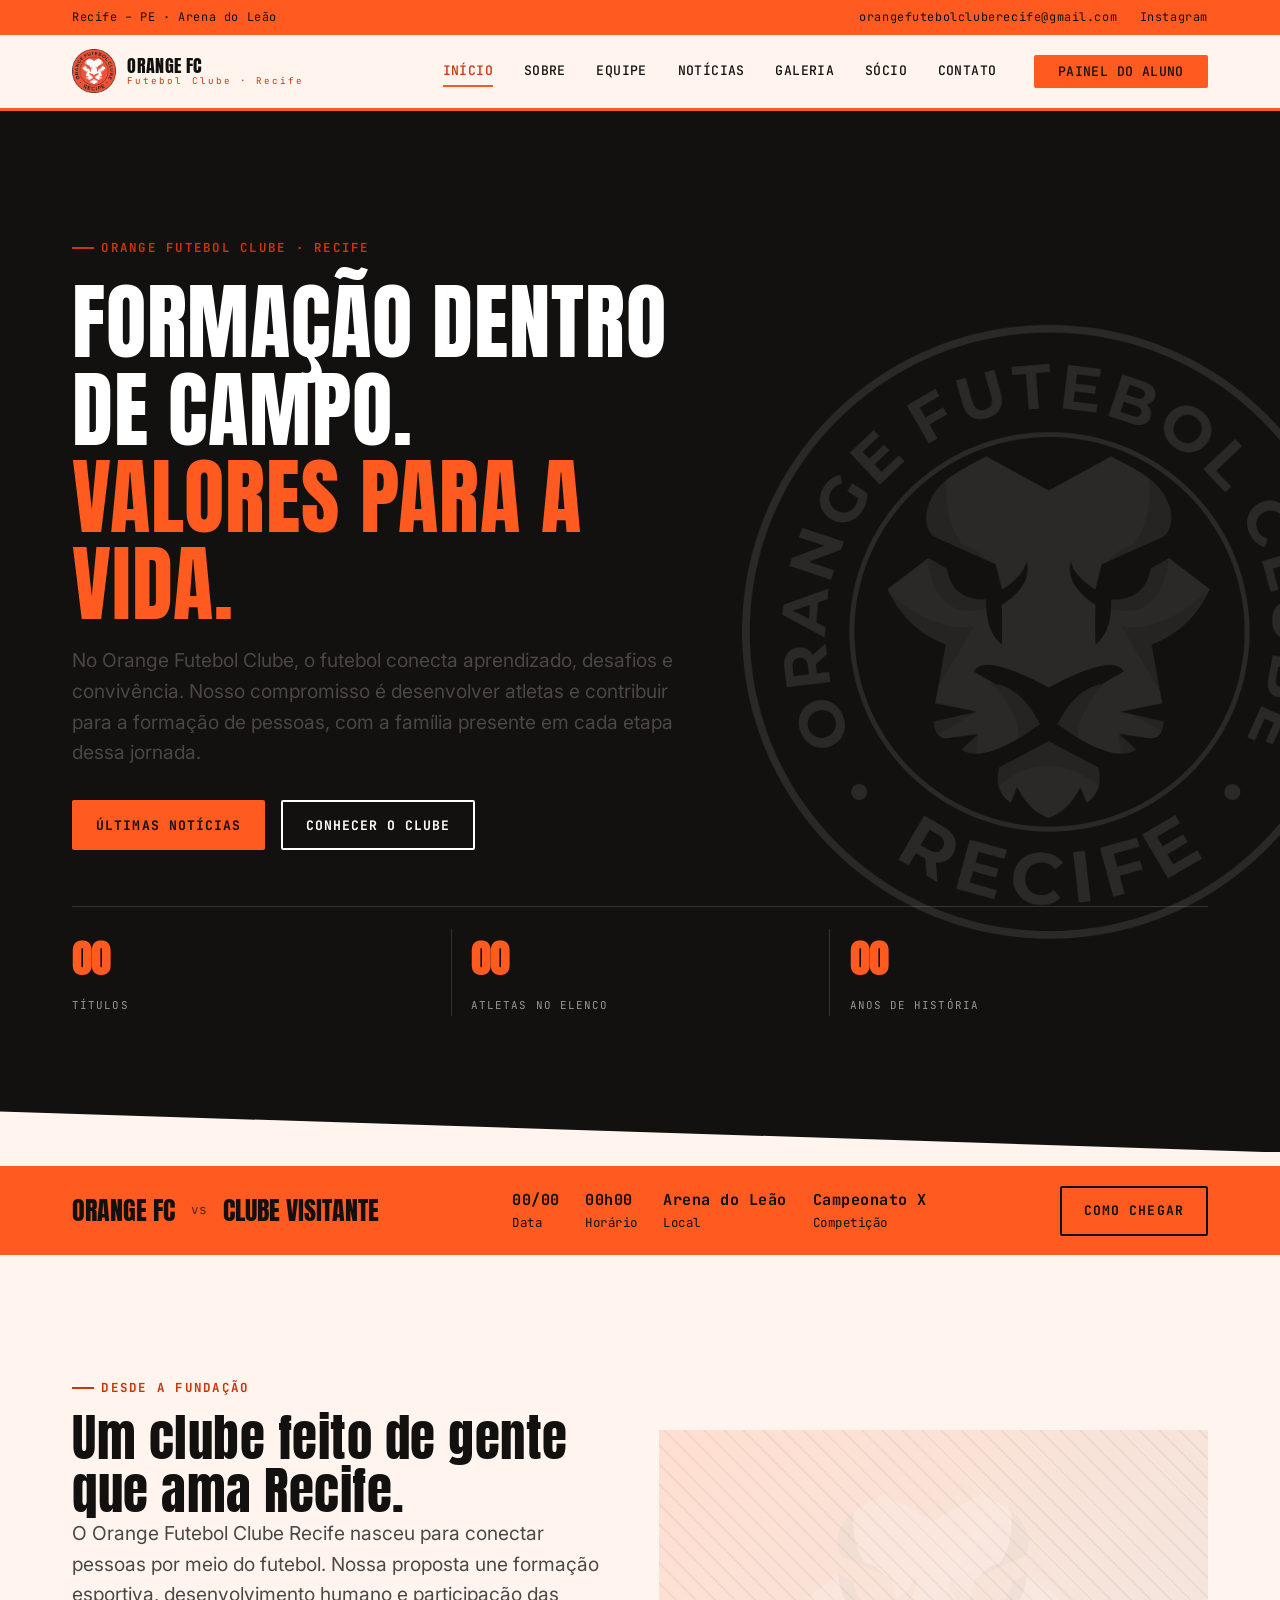
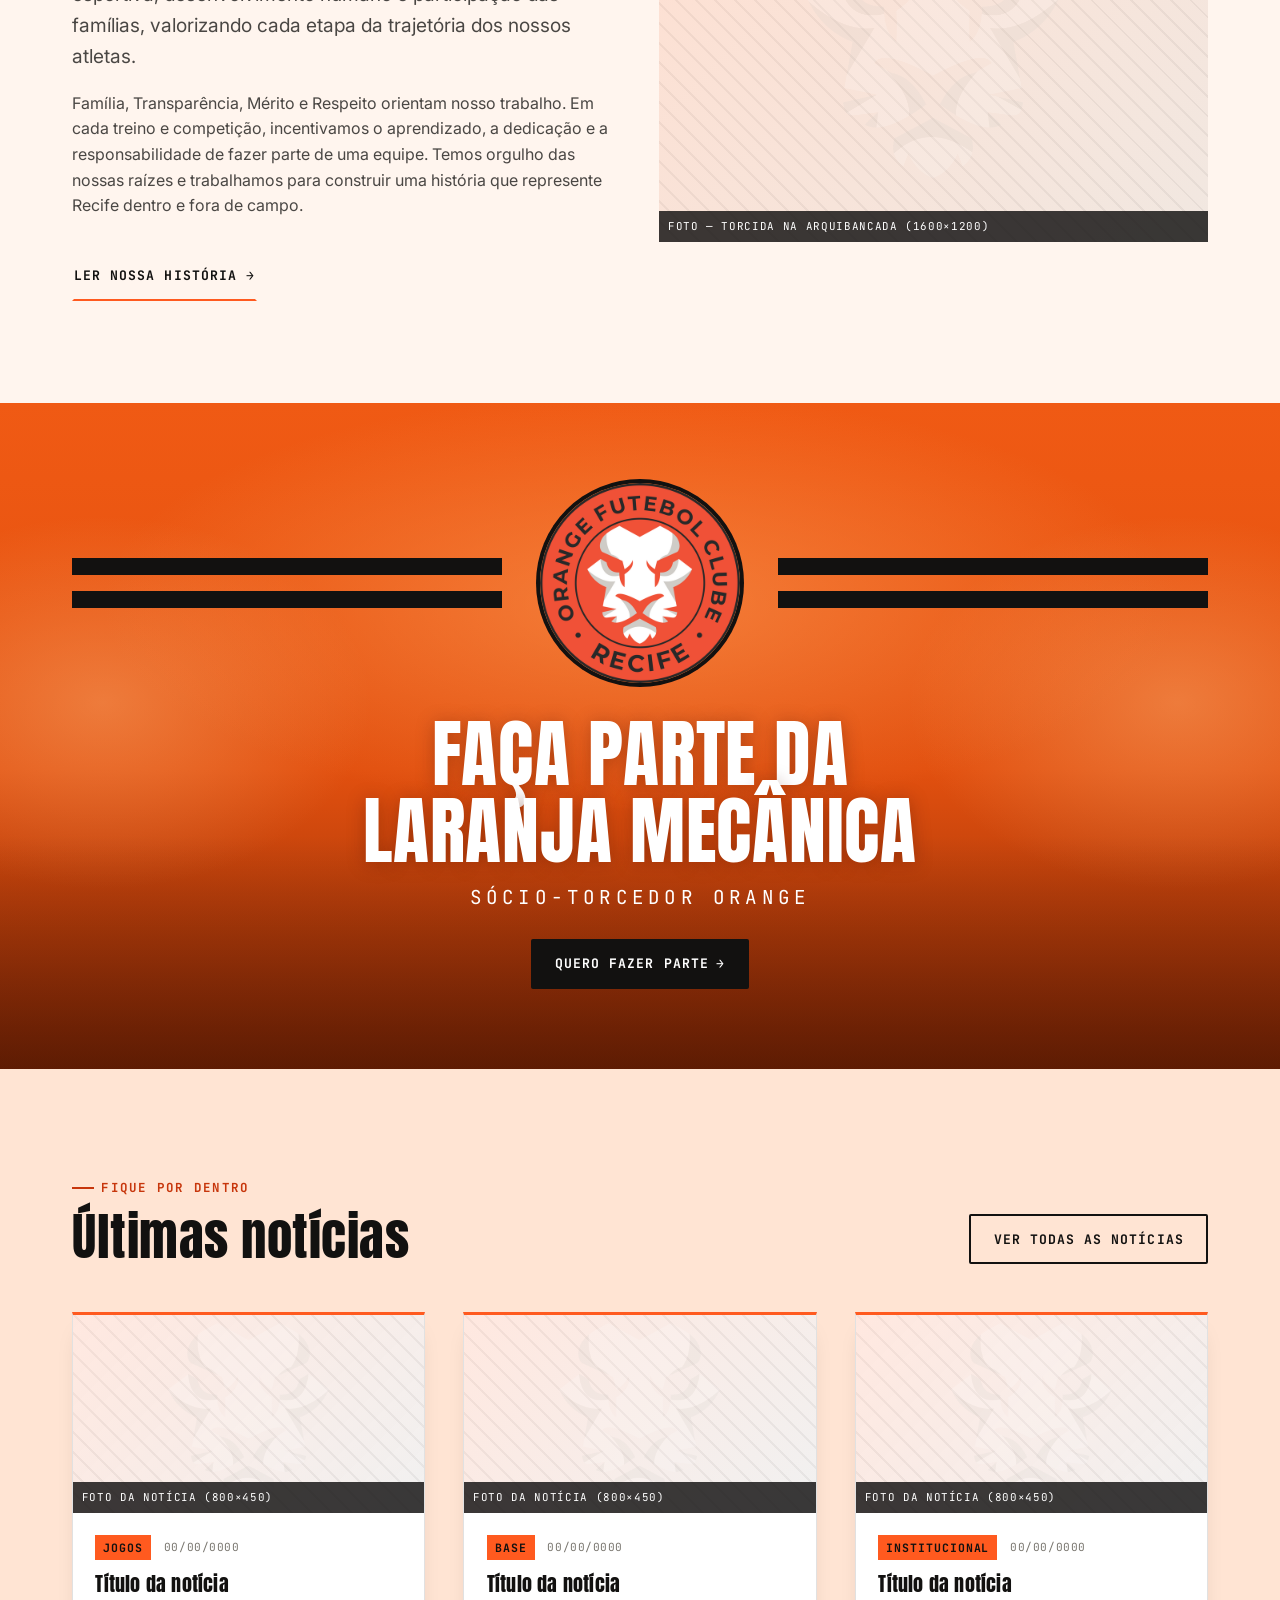
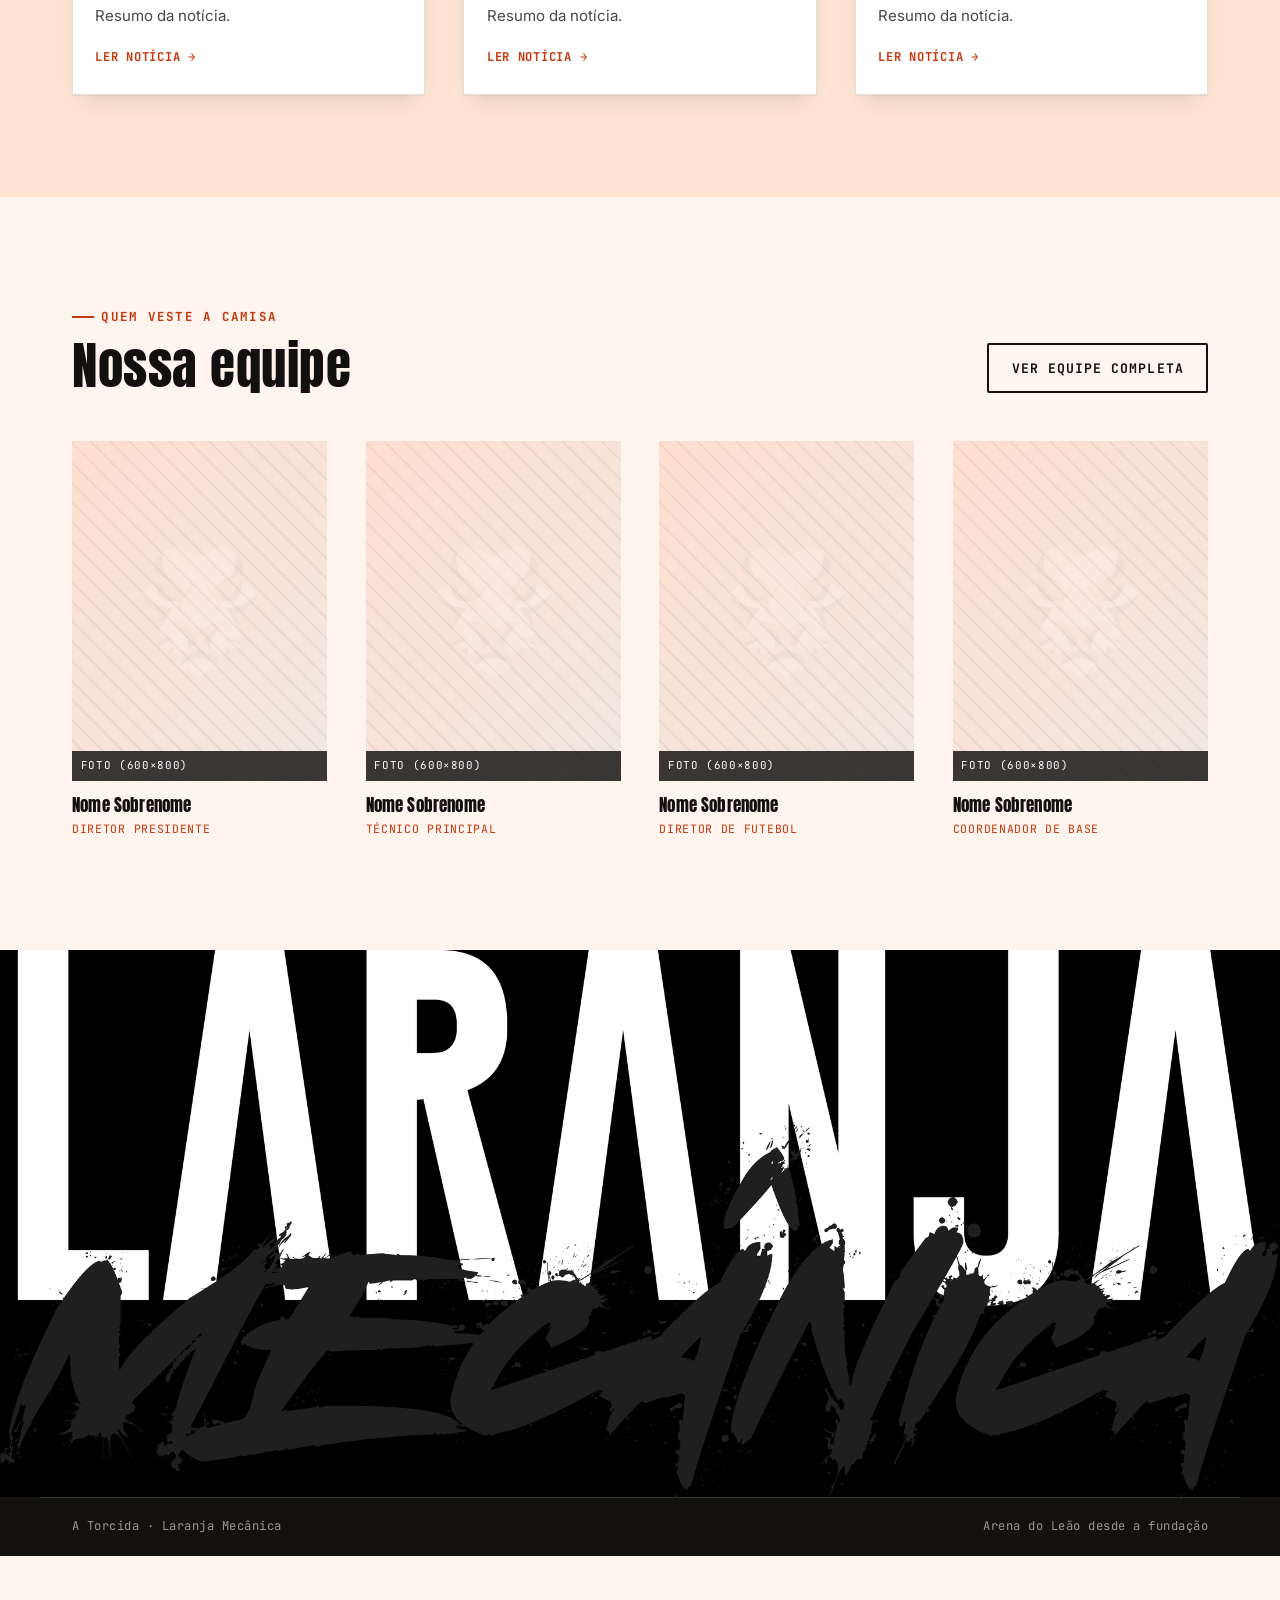
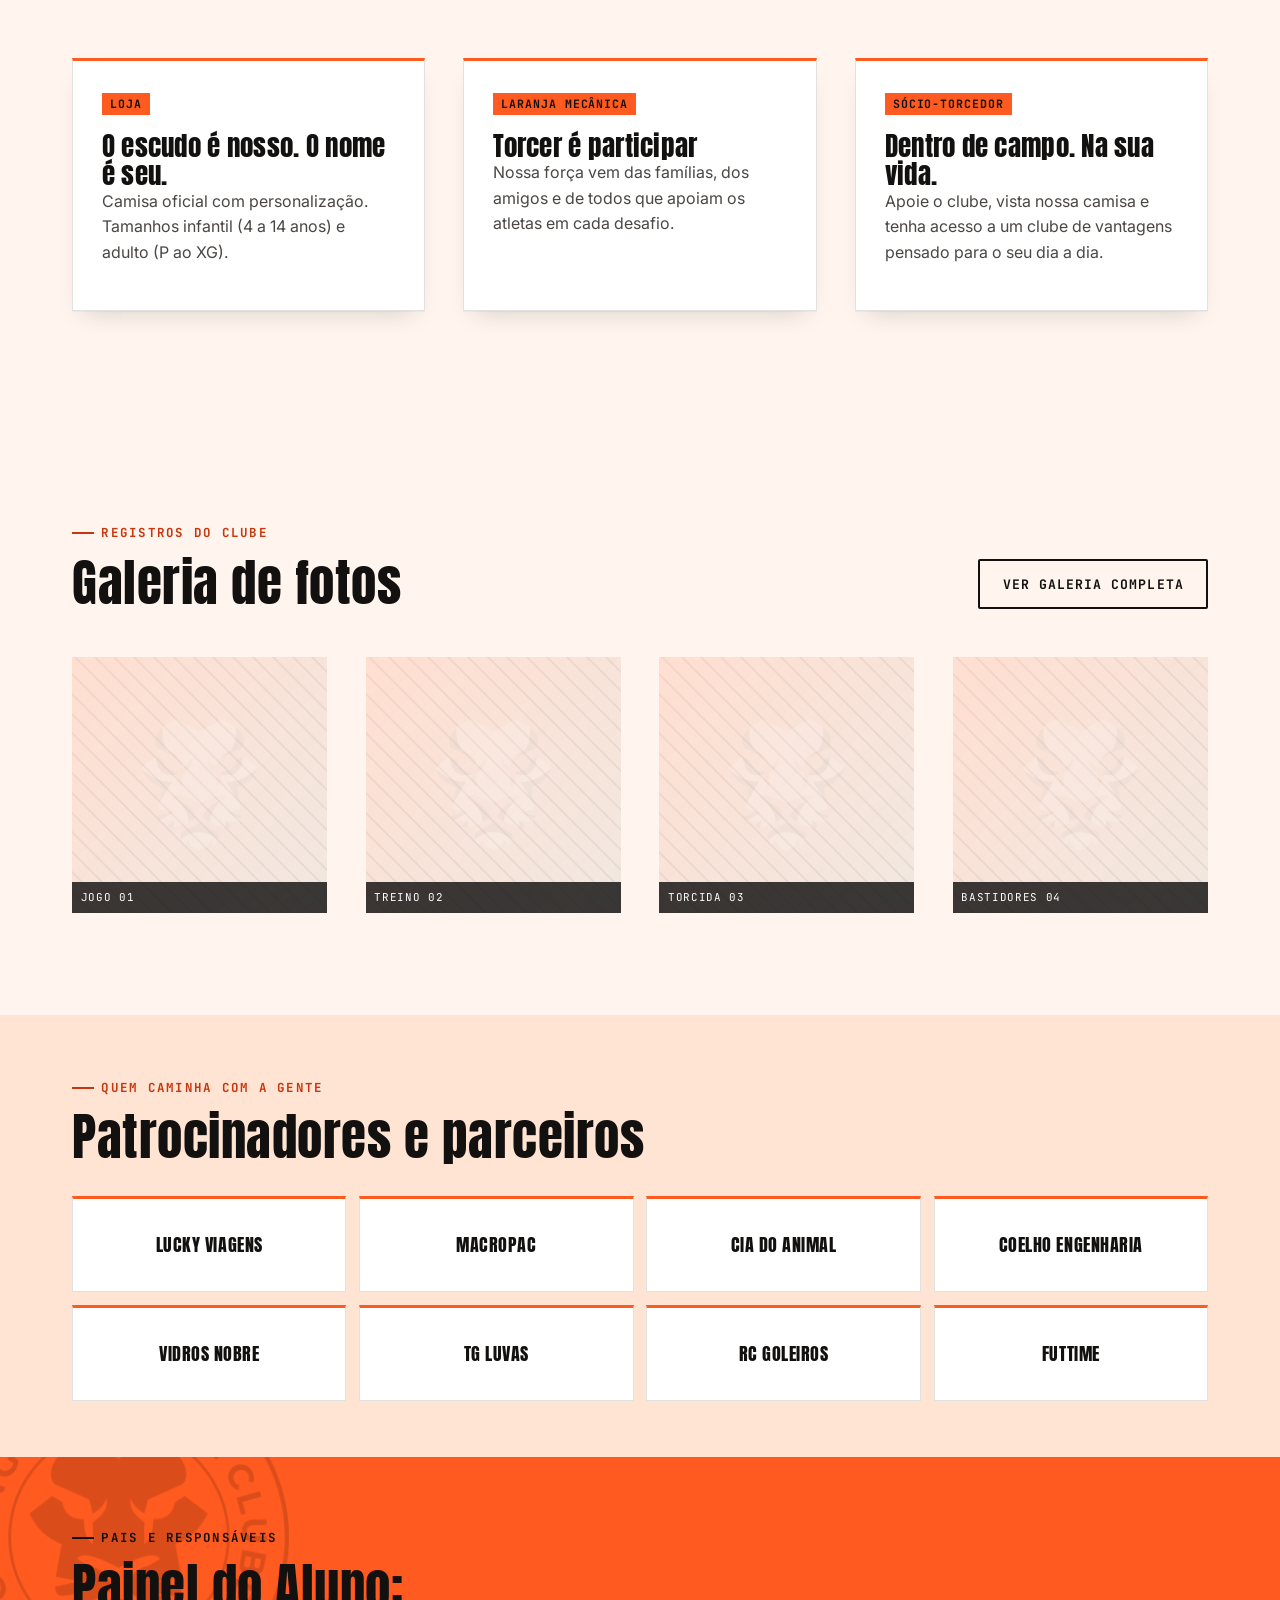
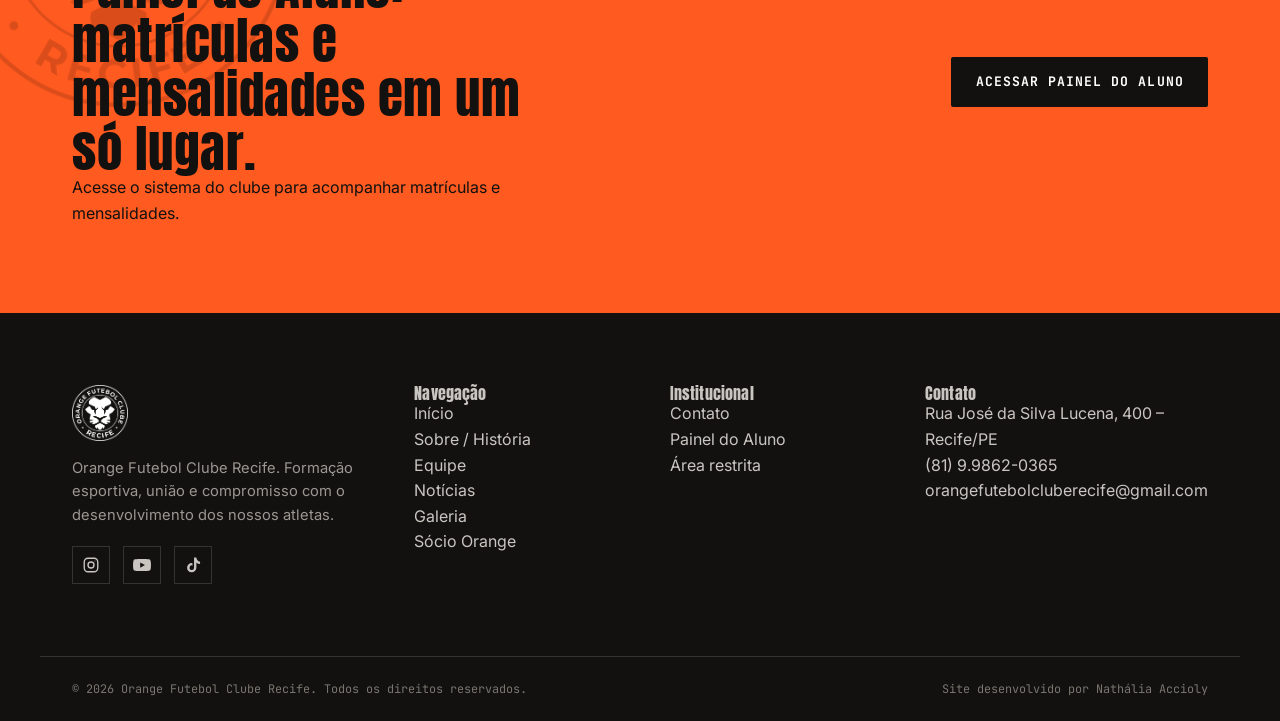
<file: index.html>
<!DOCTYPE html>
<html lang="pt-BR">
<head>
<meta charset="UTF-8">
<meta name="viewport" content="width=device-width, initial-scale=1.0">
<title>Orange Futebol Clube Recife — Site Oficial</title>
<meta name="description" content="Site oficial do Orange Futebol Clube Recife. Notícias, elenco, história, galeria de fotos e acesso ao Painel do Aluno.">
<link rel="icon" href="img/escudo-laranja-grande.png">
<link rel="stylesheet" href="css/style.css">
</head>
<body>
<a class="skip-link" href="#conteudo">Pular para o conteúdo</a>

<!-- ============================= TOPBAR ============================= -->
<div class="topbar">
  <div class="container">
    <span>Recife – PE · Arena do Leão</span>
    <div class="topbar__links">
      <a href="mailto:orangefutebolcluberecife@gmail.com">orangefutebolcluberecife@gmail.com</a>
      <a href="https://www.instagram.com/orangefcrecife" target="_blank" rel="noopener">Instagram</a>
    </div>
  </div>
</div>

<!-- ============================= HEADER ============================= -->
<header class="site-header">
  <div class="container">
    <a class="brand" href="index.html">
      <img src="img/escudo-laranja-grande.png" alt="Escudo do Orange Futebol Clube Recife">
      <span class="brand__name">ORANGE FC<small>Futebol Clube · Recife</small></span>
    </a>
    <nav class="nav" id="site-nav">
      <a href="index.html" aria-current="page">Início</a>
      <a href="sobre.html">Sobre</a>
      <a href="equipe.html">Equipe</a>
      <a href="noticias.html">Notícias</a>
      <a href="galeria.html">Galeria</a>
      <a href="socio.html">Sócio</a>
      <a href="contato.html">Contato</a>
      <a class="btn btn--primary nav__cta" href="#" target="_blank" rel="noopener">Painel do Aluno</a>
    </nav>
    <button class="nav-toggle" aria-label="Abrir menu" aria-expanded="false" aria-controls="site-nav"><span></span></button>
  </div>
</header>

<main id="conteudo">

  <!-- ============================= HERO ============================= -->
  <section class="hero angle-cut-bottom">
    <img class="hero__lion" src="img/leao-watermark-1.png" alt="">
    <div class="container hero__grid">
      <div class="hero__content">
        <p class="eyebrow">Orange Futebol Clube · Recife</p>
        <h1 class="h1 hero__title">
          <span class="line">FORMAÇÃO DENTRO DE CAMPO.</span>
          <span class="line text-orange">VALORES PARA A VIDA.</span>
        </h1>
        <p class="lede">No Orange Futebol Clube, o futebol conecta aprendizado, desafios e convivência. Nosso compromisso é desenvolver atletas e contribuir para a formação de pessoas, com a família presente em cada etapa dessa jornada.</p>
        <div class="hero__actions">
          <a class="btn btn--primary" href="noticias.html">Últimas notícias</a>
          <a class="btn btn--outline" href="sobre.html">Conhecer o clube</a>
        </div>
      </div>
      <div class="hero__stats">
        <div>
          <strong>00</strong>
          <span>Títulos</span>
        </div>
        <div>
          <strong>00</strong>
          <span>Atletas no elenco</span>
        </div>
        <div>
          <strong>00</strong>
          <span>Anos de história</span>
        </div>
      </div>
    </div>
  </section>

  <!-- ============================= PRÓXIMO JOGO ============================= -->
  <div class="ticket-edge"></div>
  <section class="matchbar">
    <div class="container">
      <div class="matchbar__teams">
        <span>ORANGE FC</span>
        <span class="matchbar__vs">vs</span>
        <span>CLUBE VISITANTE</span>
      </div>
      <div class="matchbar__meta">
        <div><strong>00/00</strong><span>Data</span></div>
        <div><strong>00h00</strong><span>Horário</span></div>
        <div><strong>Arena do Leão</strong><span>Local</span></div>
        <div><strong>Campeonato X</strong><span>Competição</span></div>
      </div>
      <a class="btn btn--outline" href="contato.html">Como chegar</a>
    </div>
  </section>
  <div class="ticket-edge"></div>

  <!-- ============================= SOBRE (TEASER) ============================= -->
  <section class="section">
    <div class="container grid grid-2" style="align-items: center;">
      <div>
        <p class="eyebrow">Desde a fundação</p>
        <h2 class="h2">Um clube feito de gente<br>que ama Recife.</h2>
        <p class="lede">O Orange Futebol Clube Recife nasceu para conectar pessoas por meio do futebol. Nossa proposta une formação esportiva, desenvolvimento humano e participação das famílias, valorizando cada etapa da trajetória dos nossos atletas.</p>
        <p style="color:#4A4744; max-width: 60ch;">Família, Transparência, Mérito e Respeito orientam nosso trabalho. Em cada treino e competição, incentivamos o aprendizado, a dedicação e a responsabilidade de fazer parte de uma equipe. Temos orgulho das nossas raízes e trabalhamos para construir uma história que represente Recife dentro e fora de campo.</p>
        <a class="btn btn--ghost" href="sobre.html" style="margin-top: 1rem;">Ler nossa história →</a>
      </div>
      <div class="ph ph--4x3">
        <span>Foto — torcida na arquibancada (1600×1200)</span>
      </div>
    </div>
  </section>

  <!-- ============================= BANNER — SÓCIO-TORCEDOR ============================= -->
  <section class="join-banner">
    <div class="container">
      <div class="join-banner__crest">
        <span class="join-banner__stripes" aria-hidden="true"></span>
        <img src="img/escudo-laranja-grande.png" alt="Escudo do Orange Futebol Clube Recife">
        <span class="join-banner__stripes" aria-hidden="true"></span>
      </div>
      <h2 class="join-banner__title">Faça parte da<br>Laranja Mecânica</h2>
      <p class="join-banner__sub">Sócio-torcedor Orange</p>
      <a class="btn join-banner__btn" href="socio.html">Quero fazer parte <span aria-hidden="true">→</span></a>
    </div>
  </section>

  <!-- ============================= NOTÍCIAS (DESTAQUES) ============================= -->
  <section class="section section--dim">
    <div class="container">
      <div class="section-head">
        <div>
          <p class="eyebrow">Fique por dentro</p>
          <h2 class="h2">Últimas notícias</h2>
        </div>
        <a class="btn btn--outline" href="noticias.html">Ver todas as notícias</a>
      </div>

      <div class="grid grid-3">
        <article class="card news-card">
          <div class="ph ph--16x9"><span>Foto da notícia (800×450)</span></div>
          <div class="news-card__body">
            <div class="news-card__meta"><span class="tag tag--orange">Jogos</span><span>00/00/0000</span></div>
            <h3>Título da notícia</h3>
            <p>Resumo da notícia.</p>
            <a class="news-card__link" href="noticia.html">Ler notícia →</a>
          </div>
        </article>
        <article class="card news-card">
          <div class="ph ph--16x9"><span>Foto da notícia (800×450)</span></div>
          <div class="news-card__body">
            <div class="news-card__meta"><span class="tag tag--orange">Base</span><span>00/00/0000</span></div>
            <h3>Título da notícia</h3>
            <p>Resumo da notícia.</p>
            <a class="news-card__link" href="noticia.html">Ler notícia →</a>
          </div>
        </article>
        <article class="card news-card">
          <div class="ph ph--16x9"><span>Foto da notícia (800×450)</span></div>
          <div class="news-card__body">
            <div class="news-card__meta"><span class="tag tag--orange">Institucional</span><span>00/00/0000</span></div>
            <h3>Título da notícia</h3>
            <p>Resumo da notícia.</p>
            <a class="news-card__link" href="noticia.html">Ler notícia →</a>
          </div>
        </article>
      </div>
    </div>
  </section>

  <!-- ============================= EQUIPE (TEASER) ============================= -->
  <section class="section">
    <div class="container">
      <div class="section-head">
        <div>
          <p class="eyebrow">Quem veste a camisa</p>
          <h2 class="h2">Nossa equipe</h2>
        </div>
        <a class="btn btn--outline" href="equipe.html">Ver equipe completa</a>
      </div>
      <div class="grid grid-4">
        <div class="person">
          <div class="ph ph--3x4 person__photo"><span>Foto (600×800)</span></div>
          <h3>Nome Sobrenome</h3>
          <span class="role">Diretor Presidente</span>
        </div>
        <div class="person">
          <div class="ph ph--3x4 person__photo"><span>Foto (600×800)</span></div>
          <h3>Nome Sobrenome</h3>
          <span class="role">Técnico Principal</span>
        </div>
        <div class="person">
          <div class="ph ph--3x4 person__photo"><span>Foto (600×800)</span></div>
          <h3>Nome Sobrenome</h3>
          <span class="role">Diretor de Futebol</span>
        </div>
        <div class="person">
          <div class="ph ph--3x4 person__photo"><span>Foto (600×800)</span></div>
          <h3>Nome Sobrenome</h3>
          <span class="role">Coordenador de Base</span>
        </div>
      </div>
    </div>
  </section>

  <!-- ============================= TORCIDA — LARANJA MECÂNICA ============================= -->
  <section class="torcida-band">
    <img src="img/laranja-mecanica.png" alt="Arte da torcida Laranja Mecânica, nome da torcida organizada do Orange Futebol Clube">
    <div class="container torcida-band__caption">
      <span>A Torcida · Laranja Mecânica</span>
      <span>Arena do Leão desde a fundação</span>
    </div>
  </section>

  <!-- ============================= DESTAQUES — LOJA / LARANJA MECÂNICA / SÓCIO ============================= -->
  <section class="section">
    <div class="container grid grid-3">
      <a class="card" href="socio.html#camisa" style="padding:1.8rem;">
        <span class="tag tag--orange">Loja</span>
        <h3 class="h3" style="margin-top:1rem;">O escudo é nosso. O nome é seu.</h3>
        <p style="color:#4A4744;">Camisa oficial com personalização. Tamanhos infantil (4 a 14 anos) e adulto (P ao XG).</p>
      </a>
      <a class="card" href="sobre.html#torcida" style="padding:1.8rem;">
        <span class="tag tag--orange">Laranja Mecânica</span>
        <h3 class="h3" style="margin-top:1rem;">Torcer é participar</h3>
        <p style="color:#4A4744;">Nossa força vem das famílias, dos amigos e de todos que apoiam os atletas em cada desafio.</p>
      </a>
      <a class="card" href="socio.html" style="padding:1.8rem;">
        <span class="tag tag--orange">Sócio-torcedor</span>
        <h3 class="h3" style="margin-top:1rem;">Dentro de campo. Na sua vida.</h3>
        <p style="color:#4A4744;">Apoie o clube, vista nossa camisa e tenha acesso a um clube de vantagens pensado para o seu dia a dia.</p>
      </a>
    </div>
  </section>

  <!-- ============================= GALERIA (TEASER) ============================= -->
  <section class="section">
    <div class="container">
      <div class="section-head">
        <div>
          <p class="eyebrow">Registros do clube</p>
          <h2 class="h2">Galeria de fotos</h2>
        </div>
        <a class="btn btn--outline" href="galeria.html">Ver galeria completa</a>
      </div>
      <div class="grid grid-4">
        <div class="ph ph--1x1"><span>Jogo 01</span></div>
        <div class="ph ph--1x1"><span>Treino 02</span></div>
        <div class="ph ph--1x1"><span>Torcida 03</span></div>
        <div class="ph ph--1x1"><span>Bastidores 04</span></div>
      </div>
    </div>
  </section>

  <!-- ============================= PATROCINADORES / PARCEIROS ============================= -->
  <section class="section section--dim section--tight">
    <div class="container">
      <p class="eyebrow">Quem caminha com a gente</p>
      <h2 class="h2" style="margin-bottom:2rem;">Patrocinadores e parceiros</h2>
      <ul class="partners">
        <li>Lucky Viagens</li>
        <li>Macropac</li>
        <li>Cia do Animal</li>
        <li>Coelho Engenharia</li>
        <li>Vidros Nobre</li>
        <li>TG Luvas</li>
        <li>RC Goleiros</li>
        <li>Futtime</li>
      </ul>
    </div>
  </section>

  <!-- ============================= CTA — PAINEL DO ALUNO ============================= -->
  <section class="cta-banner">
    <img class="cta-banner__lion" src="img/leao-watermark-1.png" alt="">
    <div class="container">
      <div>
        <p class="eyebrow">Pais e responsáveis</p>
        <h2 class="h2">Painel do Aluno: matrículas e mensalidades em um só lugar.</h2>
        <p>Acesse o sistema do clube para acompanhar matrículas e mensalidades.</p>
      </div>
      <a class="btn btn--primary" href="#" target="_blank" rel="noopener">Acessar Painel do Aluno</a>
    </div>
  </section>

</main>

<!-- ============================= FOOTER ============================= -->
<footer class="site-footer">
  <div class="container footer__top">
    <div class="footer__brand">
      <img src="img/escudo-preto.png" alt="Escudo do Orange Futebol Clube Recife" style="filter: brightness(0) invert(1);">
      <p>Orange Futebol Clube Recife. Formação esportiva, união e compromisso com o desenvolvimento dos nossos atletas.</p>
      <div class="footer__social">
        <a href="https://www.instagram.com/orangefcrecife" target="_blank" rel="noopener" aria-label="Instagram"><svg viewBox="0 0 24 24" fill="none" stroke="currentColor" stroke-width="1.8"><rect x="3" y="3" width="18" height="18" rx="5"/><circle cx="12" cy="12" r="4"/><circle cx="17.3" cy="6.7" r="0.6" fill="currentColor" stroke="none"/></svg></a>
        <a href="https://www.youtube.com/@OrangeFCTV" target="_blank" rel="noopener" aria-label="YouTube"><svg viewBox="0 0 24 24" fill="currentColor"><path d="M23.5 6.5a3 3 0 0 0-2.1-2.1C19.4 4 12 4 12 4s-7.4 0-9.4.4A3 3 0 0 0 .5 6.5 31 31 0 0 0 0 12a31 31 0 0 0 .5 5.5 3 3 0 0 0 2.1 2.1C4.6 20 12 20 12 20s7.4 0 9.4-.4a3 3 0 0 0 2.1-2.1A31 31 0 0 0 24 12a31 31 0 0 0-.5-5.5ZM9.6 15.5v-7l6.4 3.5-6.4 3.5Z"/></svg></a>
        <a href="https://www.tiktok.com/@orangefutebolclube?fbclid=PAZXh0bgNhZW0CMTEAc3J0YwZhcHBfaWQPOTM2NjE5NzQzMzkyNDU5AAGncn7fJ7lJf-_yy7QkRusksurrQ2B-Ny7nEwebhchWkfzwAkJFWrCmd3XKHKI_aem_UQXf-0J1FJy_58L8Z5Jw7w" target="_blank" rel="noopener" aria-label="TikTok"><svg viewBox="0 0 24 24" fill="currentColor"><path d="M16.5 2h-3.1v13.6a3 3 0 1 1-2.1-2.9v-3.2a6.2 6.2 0 1 0 5.2 6.1V9.1a8.4 8.4 0 0 0 4.9 1.6V7.6a5.1 5.1 0 0 1-3.4-2A5 5 0 0 1 16.5 2Z"/></svg></a>
      </div>
    </div>
    <div class="footer__nav">
      <h4>Navegação</h4>
      <ul>
        <li><a href="index.html">Início</a></li>
        <li><a href="sobre.html">Sobre / História</a></li>
        <li><a href="equipe.html">Equipe</a></li>
        <li><a href="noticias.html">Notícias</a></li>
        <li><a href="galeria.html">Galeria</a></li>
        <li><a href="socio.html">Sócio Orange</a></li>
      </ul>
    </div>
    <div class="footer__nav">
      <h4>Institucional</h4>
      <ul>
        <li><a href="contato.html">Contato</a></li>
        <li><a href="#" target="_blank" rel="noopener">Painel do Aluno</a></li>
        <li><a href="admin.html">Área restrita</a></li>
      </ul>
    </div>
    <div class="footer__contact">
      <h4>Contato</h4>
      <ul>
        <li>Rua José da Silva Lucena, 400 – Recife/PE</li>
        <li><a href="tel:+5581998620365">(81) 9.9862-0365</a></li>
        <li><a href="mailto:orangefutebolcluberecife@gmail.com">orangefutebolcluberecife@gmail.com</a></li>
      </ul>
    </div>
  </div>
  <div class="container footer__bottom">
    <span>© 2026 Orange Futebol Clube Recife. Todos os direitos reservados.</span>
    <span>Site desenvolvido por Nathália Accioly</span>
  </div>
</footer>

<script src="js/main.js"></script>
</body>
</html>
</file>
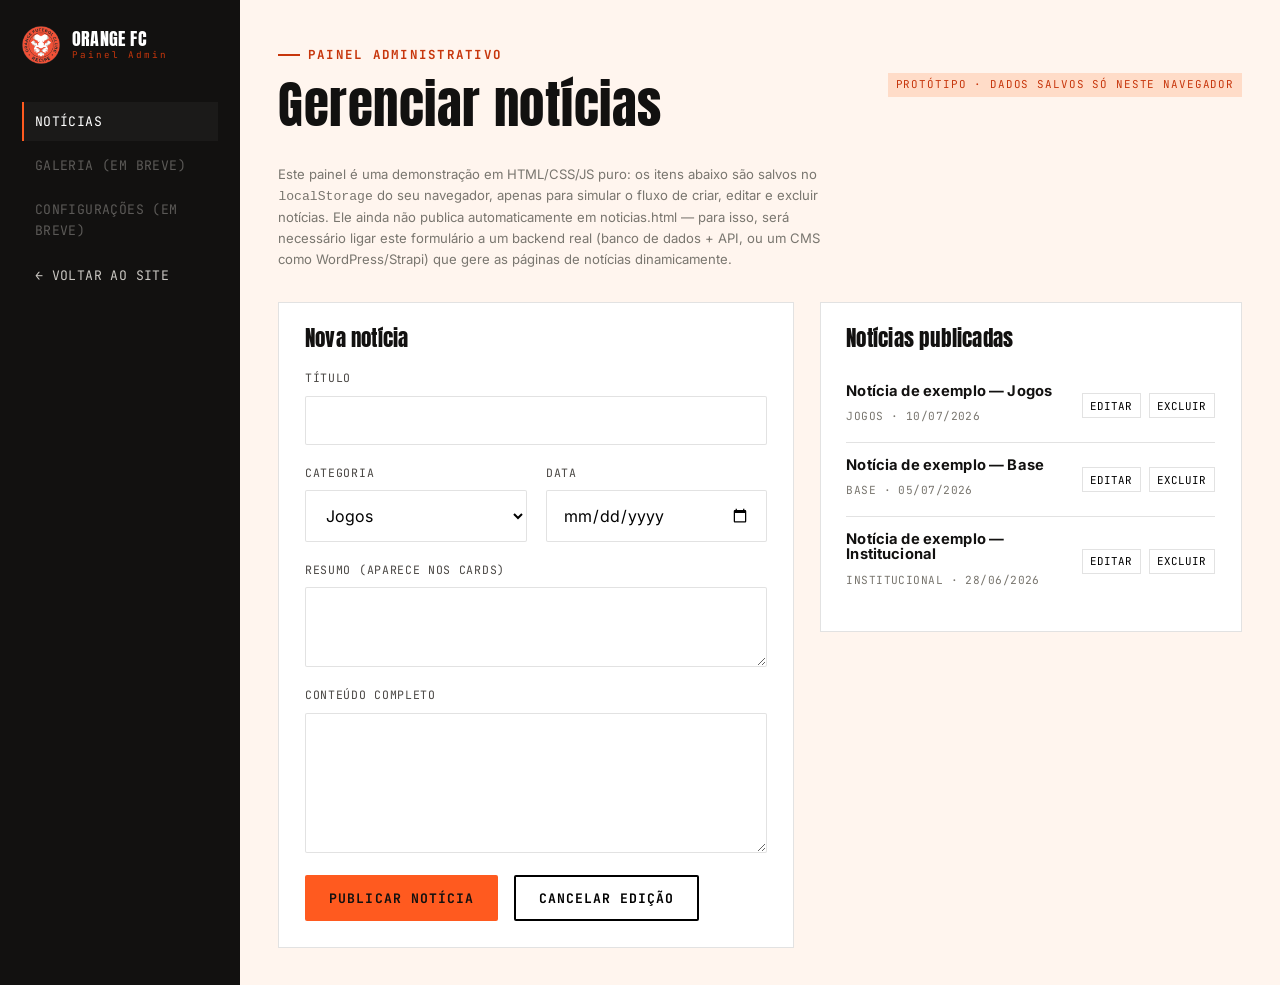
<file: admin.html>
<!DOCTYPE html>
<html lang="pt-BR">
<head>
<meta charset="UTF-8">
<meta name="viewport" content="width=device-width, initial-scale=1.0">
<title>Painel Administrativo — Orange Futebol Clube Recife</title>
<meta name="robots" content="noindex, nofollow">
<link rel="icon" href="img/escudo-laranja-grande.png">
<link rel="stylesheet" href="css/style.css">
</head>
<body>

<div class="admin-shell">

  <aside class="admin-side">
    <a class="brand" href="index.html">
      <img src="img/escudo-laranja-grande.png" alt="Escudo do Orange Futebol Clube Recife" style="width:38px;height:38px;">
      <span class="brand__name">ORANGE FC<small>Painel Admin</small></span>
    </a>
    <nav>
      <a href="admin.html" class="is-active">Notícias</a>
      <a href="#" aria-disabled="true" title="Em breve">Galeria (em breve)</a>
      <a href="#" aria-disabled="true" title="Em breve">Configurações (em breve)</a>
      <a href="index.html">← Voltar ao site</a>
    </nav>
  </aside>

  <div class="admin-main">
    <div class="admin-topline">
      <div>
        <p class="eyebrow">Painel administrativo</p>
        <h1 class="h2">Gerenciar notícias</h1>
      </div>
      <span class="admin-badge">Protótipo · dados salvos só neste navegador</span>
    </div>

    <p class="form-note" style="max-width:70ch; margin-bottom:2rem;">
      Este painel é uma demonstração em HTML/CSS/JS puro: os itens abaixo são salvos no
      <code>localStorage</code> do seu navegador, apenas para simular o fluxo de criar, editar
      e excluir notícias. Ele ainda não publica automaticamente em <a href="noticias.html">noticias.html</a> —
      para isso, será necessário ligar este formulário a um backend real (banco de dados + API,
      ou um CMS como WordPress/Strapi) que gere as páginas de notícias dinamicamente.
    </p>

    <div class="admin-panels">

      <div class="admin-card">
        <h2 id="news-form-title">Nova notícia</h2>
        <form id="news-form">
          <input type="hidden" id="news-id">
          <div class="form-grid">
            <div class="field field--full">
              <label for="news-title">Título</label>
              <input type="text" id="news-title" required>
            </div>
            <div class="field">
              <label for="news-category">Categoria</label>
              <select id="news-category">
                <option>Jogos</option>
                <option>Institucional</option>
                <option>Base</option>
                <option>Torcida</option>
              </select>
            </div>
            <div class="field">
              <label for="news-date">Data</label>
              <input type="date" id="news-date">
            </div>
            <div class="field field--full">
              <label for="news-summary">Resumo (aparece nos cards)</label>
              <textarea id="news-summary" style="min-height:80px;"></textarea>
            </div>
            <div class="field field--full">
              <label for="news-content">Conteúdo completo</label>
              <textarea id="news-content"></textarea>
            </div>
          </div>
          <div style="display:flex; gap:1rem; margin-top:1.4rem;">
            <button type="submit" class="btn btn--primary" id="news-submit">Publicar notícia</button>
            <button type="button" class="btn btn--outline" id="news-cancel-edit" hidden>Cancelar edição</button>
          </div>
        </form>
      </div>

      <div class="admin-card">
        <h2>Notícias publicadas</h2>
        <div id="news-list"></div>
        <p class="admin-empty" id="news-empty" hidden>Nenhuma notícia publicada ainda.</p>
      </div>

    </div>
  </div>
</div>

<script src="js/admin.js"></script>
</body>
</html>
</file>
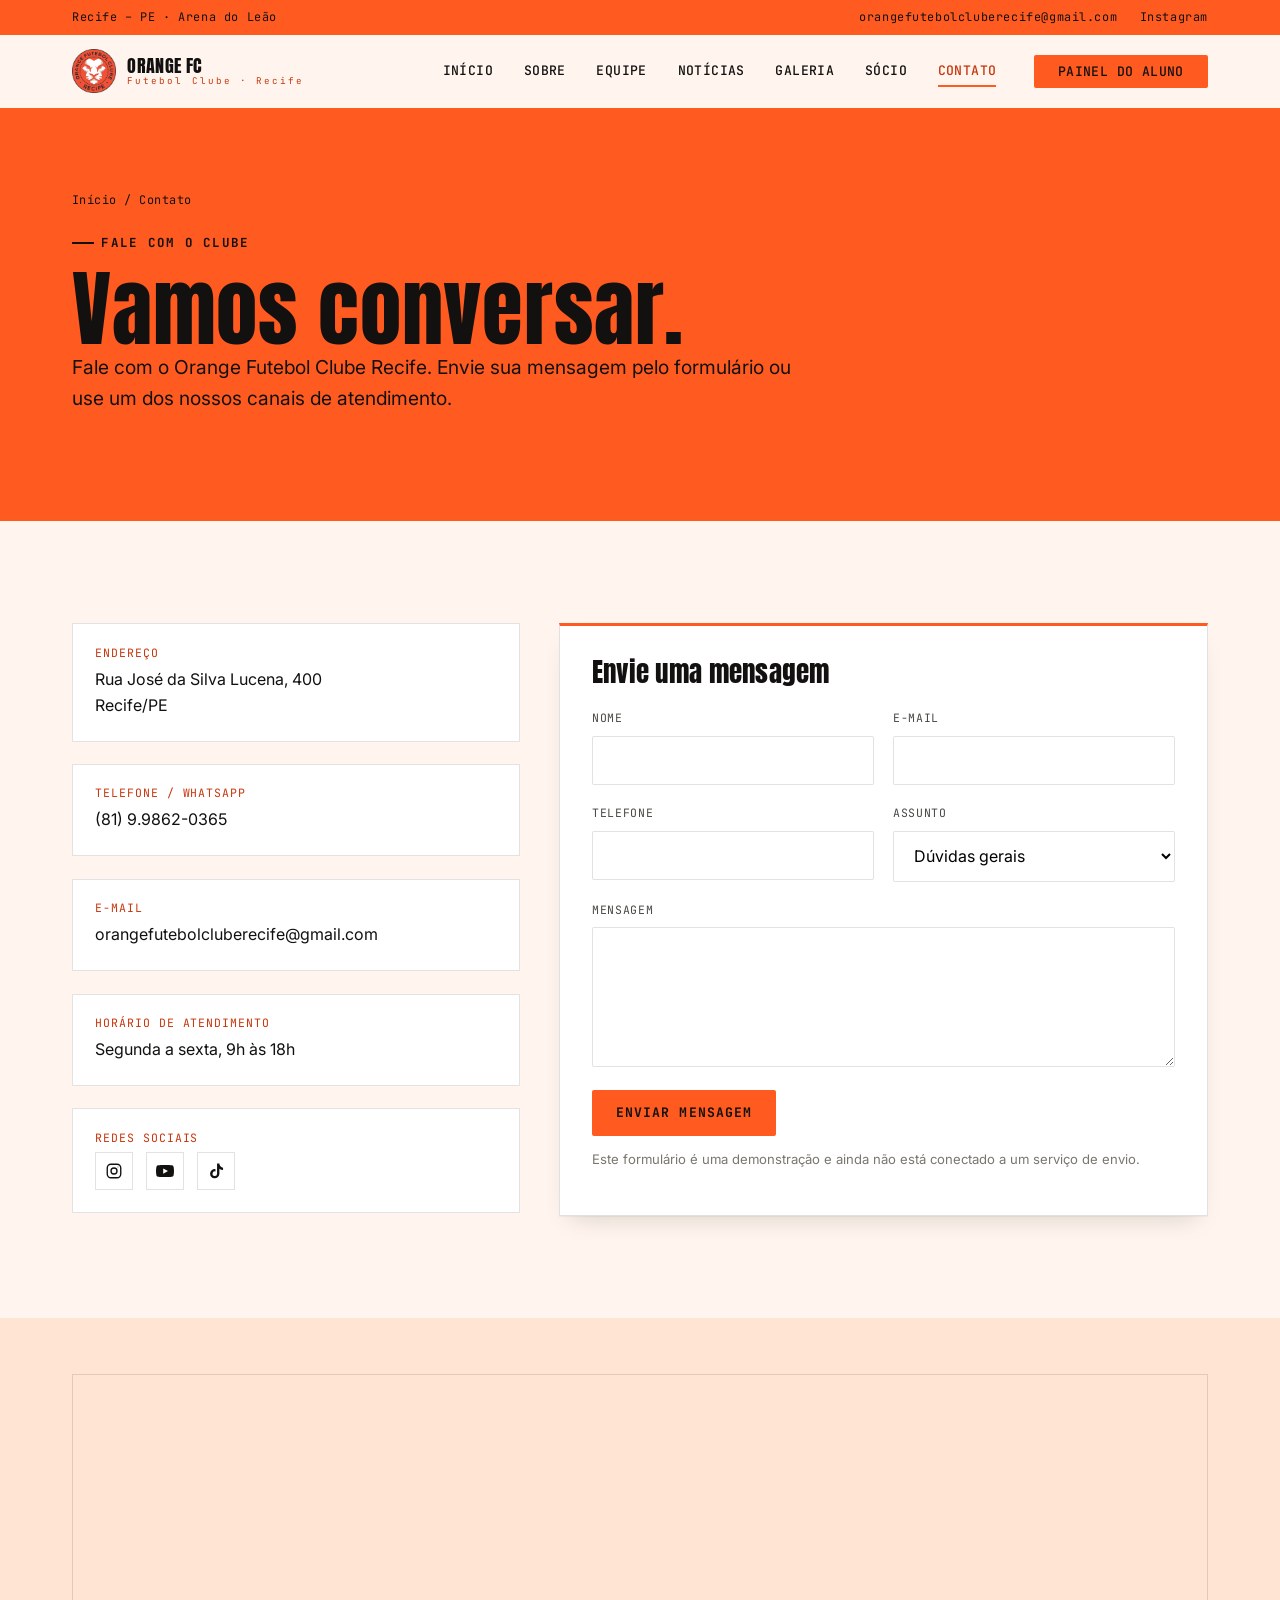
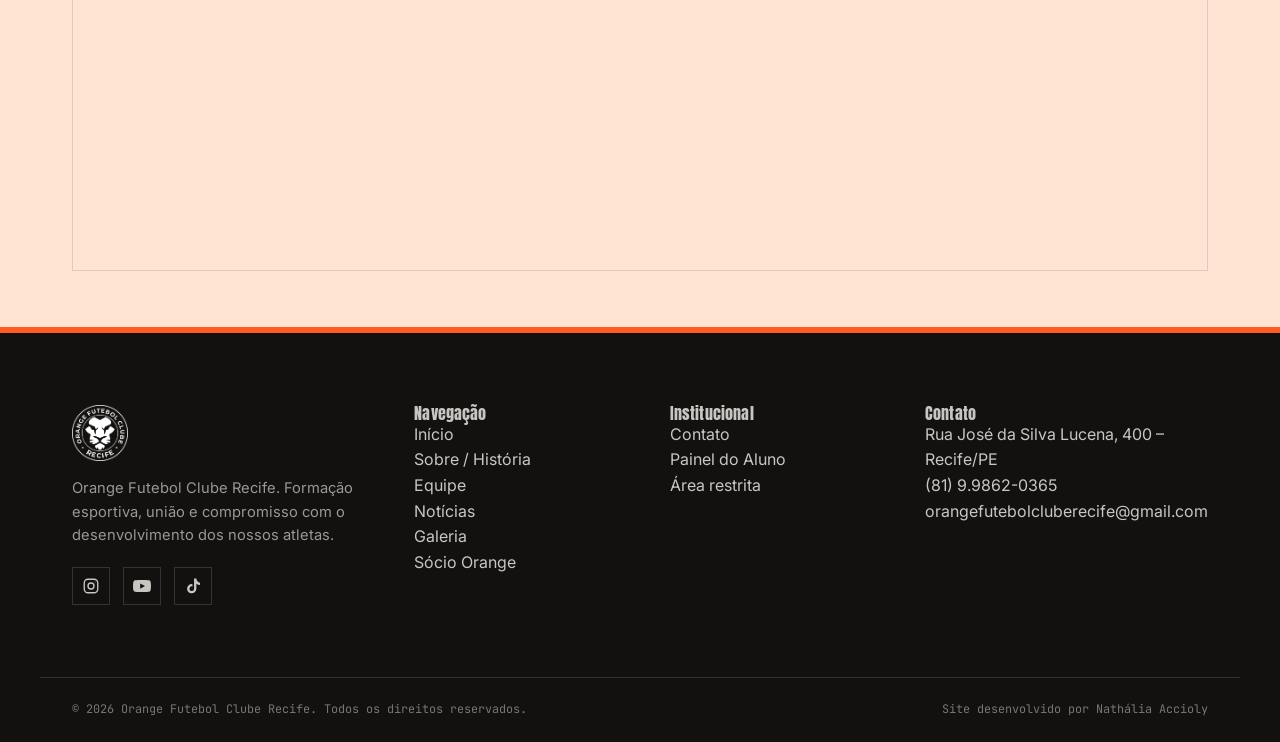
<file: contato.html>
<!DOCTYPE html>
<html lang="pt-BR">
<head>
<meta charset="UTF-8">
<meta name="viewport" content="width=device-width, initial-scale=1.0">
<title>Contato — Orange Futebol Clube Recife</title>
<meta name="description" content="Fale com o Orange Futebol Clube Recife. Endereço, telefone, e-mail e formulário de contato.">
<link rel="icon" href="img/escudo-laranja-grande.png">
<link rel="stylesheet" href="css/style.css">
</head>
<body>
<a class="skip-link" href="#conteudo">Pular para o conteúdo</a>

<div class="topbar">
  <div class="container">
    <span>Recife – PE · Arena do Leão</span>
    <div class="topbar__links">
      <a href="mailto:orangefutebolcluberecife@gmail.com">orangefutebolcluberecife@gmail.com</a>
      <a href="https://www.instagram.com/orangefcrecife" target="_blank" rel="noopener">Instagram</a>
    </div>
  </div>
</div>

<header class="site-header">
  <div class="container">
    <a class="brand" href="index.html">
      <img src="img/escudo-laranja-grande.png" alt="Escudo do Orange Futebol Clube Recife">
      <span class="brand__name">ORANGE FC<small>Futebol Clube · Recife</small></span>
    </a>
    <nav class="nav" id="site-nav">
      <a href="index.html">Início</a>
      <a href="sobre.html">Sobre</a>
      <a href="equipe.html">Equipe</a>
      <a href="noticias.html">Notícias</a>
      <a href="galeria.html">Galeria</a>
      <a href="socio.html">Sócio</a>
      <a href="contato.html" aria-current="page">Contato</a>
      <a class="btn btn--primary nav__cta" href="#" target="_blank" rel="noopener">Painel do Aluno</a>
    </nav>
    <button class="nav-toggle" aria-label="Abrir menu" aria-expanded="false" aria-controls="site-nav"><span></span></button>
  </div>
</header>

<main id="conteudo">

  <section class="page-hero">
    <div class="container">
      <p class="breadcrumb"><a href="index.html">Início</a> / Contato</p>
      <p class="eyebrow">Fale com o clube</p>
      <h1 class="h1">Vamos conversar.</h1>
      <p class="lede">Fale com o Orange Futebol Clube Recife. Envie sua mensagem pelo formulário ou use um dos nossos canais de atendimento.</p>
    </div>
  </section>

  <section class="section">
    <div class="container grid grid-2" style="align-items:start;">

      <div class="contact-info">
        <div class="contact-info__item">
          <h4>Endereço</h4>
          <p style="margin:0;">Rua José da Silva Lucena, 400<br>Recife/PE</p>
        </div>
        <div class="contact-info__item">
          <h4>Telefone / WhatsApp</h4>
          <p style="margin:0;"><a href="tel:+5581998620365">(81) 9.9862-0365</a></p>
        </div>
        <div class="contact-info__item">
          <h4>E-mail</h4>
          <p style="margin:0;"><a href="mailto:orangefutebolcluberecife@gmail.com">orangefutebolcluberecife@gmail.com</a></p>
        </div>
        <div class="contact-info__item">
          <h4>Horário de atendimento</h4>
          <p style="margin:0;">Segunda a sexta, 9h às 18h</p>
        </div>
        <div class="contact-info__item">
          <h4>Redes sociais</h4>
          <div class="footer__social" style="margin-top:.4rem;">
            <a href="https://www.instagram.com/orangefcrecife" target="_blank" rel="noopener" aria-label="Instagram" style="border-color: var(--line); color: var(--ink);"><svg viewBox="0 0 24 24" fill="none" stroke="currentColor" stroke-width="1.8"><rect x="3" y="3" width="18" height="18" rx="5"/><circle cx="12" cy="12" r="4"/><circle cx="17.3" cy="6.7" r="0.6" fill="currentColor" stroke="none"/></svg></a>
            <a href="https://www.youtube.com/@OrangeFCTV" target="_blank" rel="noopener" aria-label="YouTube" style="border-color: var(--line); color: var(--ink);"><svg viewBox="0 0 24 24" fill="currentColor"><path d="M23.5 6.5a3 3 0 0 0-2.1-2.1C19.4 4 12 4 12 4s-7.4 0-9.4.4A3 3 0 0 0 .5 6.5 31 31 0 0 0 0 12a31 31 0 0 0 .5 5.5 3 3 0 0 0 2.1 2.1C4.6 20 12 20 12 20s7.4 0 9.4-.4a3 3 0 0 0 2.1-2.1A31 31 0 0 0 24 12a31 31 0 0 0-.5-5.5ZM9.6 15.5v-7l6.4 3.5-6.4 3.5Z"/></svg></a>
            <a href="https://www.tiktok.com/@orangefutebolclube?fbclid=PAZXh0bgNhZW0CMTEAc3J0YwZhcHBfaWQPOTM2NjE5NzQzMzkyNDU5AAGncn7fJ7lJf-_yy7QkRusksurrQ2B-Ny7nEwebhchWkfzwAkJFWrCmd3XKHKI_aem_UQXf-0J1FJy_58L8Z5Jw7w" target="_blank" rel="noopener" aria-label="TikTok" style="border-color: var(--line); color: var(--ink);"><svg viewBox="0 0 24 24" fill="currentColor"><path d="M16.5 2h-3.1v13.6a3 3 0 1 1-2.1-2.9v-3.2a6.2 6.2 0 1 0 5.2 6.1V9.1a8.4 8.4 0 0 0 4.9 1.6V7.6a5.1 5.1 0 0 1-3.4-2A5 5 0 0 1 16.5 2Z"/></svg></a>
          </div>
        </div>
      </div>

      <form class="card" id="contact-form" style="padding: 2rem;">
        <h3 class="h3" style="margin-bottom:1.4rem;">Envie uma mensagem</h3>
        <div class="form-grid">
          <div class="field">
            <label for="nome">Nome</label>
            <input type="text" id="nome" name="nome" required>
          </div>
          <div class="field">
            <label for="email">E-mail</label>
            <input type="email" id="email" name="email" required>
          </div>
          <div class="field">
            <label for="telefone">Telefone</label>
            <input type="tel" id="telefone" name="telefone">
          </div>
          <div class="field">
            <label for="assunto">Assunto</label>
            <select id="assunto" name="assunto">
              <option>Dúvidas gerais</option>
              <option>Matrículas na base</option>
              <option>Imprensa</option>
              <option>Parcerias e patrocínio</option>
            </select>
          </div>
          <div class="field field--full">
            <label for="mensagem">Mensagem</label>
            <textarea id="mensagem" name="mensagem" required></textarea>
          </div>
        </div>
        <button type="submit" class="btn btn--primary" style="margin-top:1.4rem;">Enviar mensagem</button>
        <p class="form-note" id="contact-feedback" role="status" hidden></p>
        <p class="form-note">Este formulário é uma demonstração e ainda não está conectado a um serviço de envio.</p>
      </form>

    </div>
  </section>

  <section class="section section--tight section--dim">
    <div class="container">
      <iframe class="map-embed" src="https://maps.google.com/maps?q=Rua%20Jos%C3%A9%20da%20Silva%20Lucena%2C%20400%2C%20Recife%20-%20PE&amp;z=16&amp;output=embed" title="Mapa: Rua José da Silva Lucena, 400 – Recife/PE" loading="lazy" referrerpolicy="no-referrer-when-downgrade"></iframe>
    </div>
  </section>

</main>

<footer class="site-footer">
  <div class="container footer__top">
    <div class="footer__brand">
      <img src="img/escudo-preto.png" alt="Escudo do Orange Futebol Clube Recife" style="filter: brightness(0) invert(1);">
      <p>Orange Futebol Clube Recife. Formação esportiva, união e compromisso com o desenvolvimento dos nossos atletas.</p>
      <div class="footer__social">
        <a href="https://www.instagram.com/orangefcrecife" target="_blank" rel="noopener" aria-label="Instagram"><svg viewBox="0 0 24 24" fill="none" stroke="currentColor" stroke-width="1.8"><rect x="3" y="3" width="18" height="18" rx="5"/><circle cx="12" cy="12" r="4"/><circle cx="17.3" cy="6.7" r="0.6" fill="currentColor" stroke="none"/></svg></a>
        <a href="https://www.youtube.com/@OrangeFCTV" target="_blank" rel="noopener" aria-label="YouTube"><svg viewBox="0 0 24 24" fill="currentColor"><path d="M23.5 6.5a3 3 0 0 0-2.1-2.1C19.4 4 12 4 12 4s-7.4 0-9.4.4A3 3 0 0 0 .5 6.5 31 31 0 0 0 0 12a31 31 0 0 0 .5 5.5 3 3 0 0 0 2.1 2.1C4.6 20 12 20 12 20s7.4 0 9.4-.4a3 3 0 0 0 2.1-2.1A31 31 0 0 0 24 12a31 31 0 0 0-.5-5.5ZM9.6 15.5v-7l6.4 3.5-6.4 3.5Z"/></svg></a>
        <a href="https://www.tiktok.com/@orangefutebolclube?fbclid=PAZXh0bgNhZW0CMTEAc3J0YwZhcHBfaWQPOTM2NjE5NzQzMzkyNDU5AAGncn7fJ7lJf-_yy7QkRusksurrQ2B-Ny7nEwebhchWkfzwAkJFWrCmd3XKHKI_aem_UQXf-0J1FJy_58L8Z5Jw7w" target="_blank" rel="noopener" aria-label="TikTok"><svg viewBox="0 0 24 24" fill="currentColor"><path d="M16.5 2h-3.1v13.6a3 3 0 1 1-2.1-2.9v-3.2a6.2 6.2 0 1 0 5.2 6.1V9.1a8.4 8.4 0 0 0 4.9 1.6V7.6a5.1 5.1 0 0 1-3.4-2A5 5 0 0 1 16.5 2Z"/></svg></a>
      </div>
    </div>
    <div class="footer__nav">
      <h4>Navegação</h4>
      <ul>
        <li><a href="index.html">Início</a></li>
        <li><a href="sobre.html">Sobre / História</a></li>
        <li><a href="equipe.html">Equipe</a></li>
        <li><a href="noticias.html">Notícias</a></li>
        <li><a href="galeria.html">Galeria</a></li>
        <li><a href="socio.html">Sócio Orange</a></li>
      </ul>
    </div>
    <div class="footer__nav">
      <h4>Institucional</h4>
      <ul>
        <li><a href="contato.html">Contato</a></li>
        <li><a href="#" target="_blank" rel="noopener">Painel do Aluno</a></li>
        <li><a href="admin.html">Área restrita</a></li>
      </ul>
    </div>
    <div class="footer__contact">
      <h4>Contato</h4>
      <ul>
        <li>Rua José da Silva Lucena, 400 – Recife/PE</li>
        <li><a href="tel:+5581998620365">(81) 9.9862-0365</a></li>
        <li><a href="mailto:orangefutebolcluberecife@gmail.com">orangefutebolcluberecife@gmail.com</a></li>
      </ul>
    </div>
  </div>
  <div class="container footer__bottom">
    <span>© 2026 Orange Futebol Clube Recife. Todos os direitos reservados.</span>
    <span>Site desenvolvido por Nathália Accioly</span>
  </div>
</footer>

<script src="js/main.js"></script>
</body>
</html>
</file>
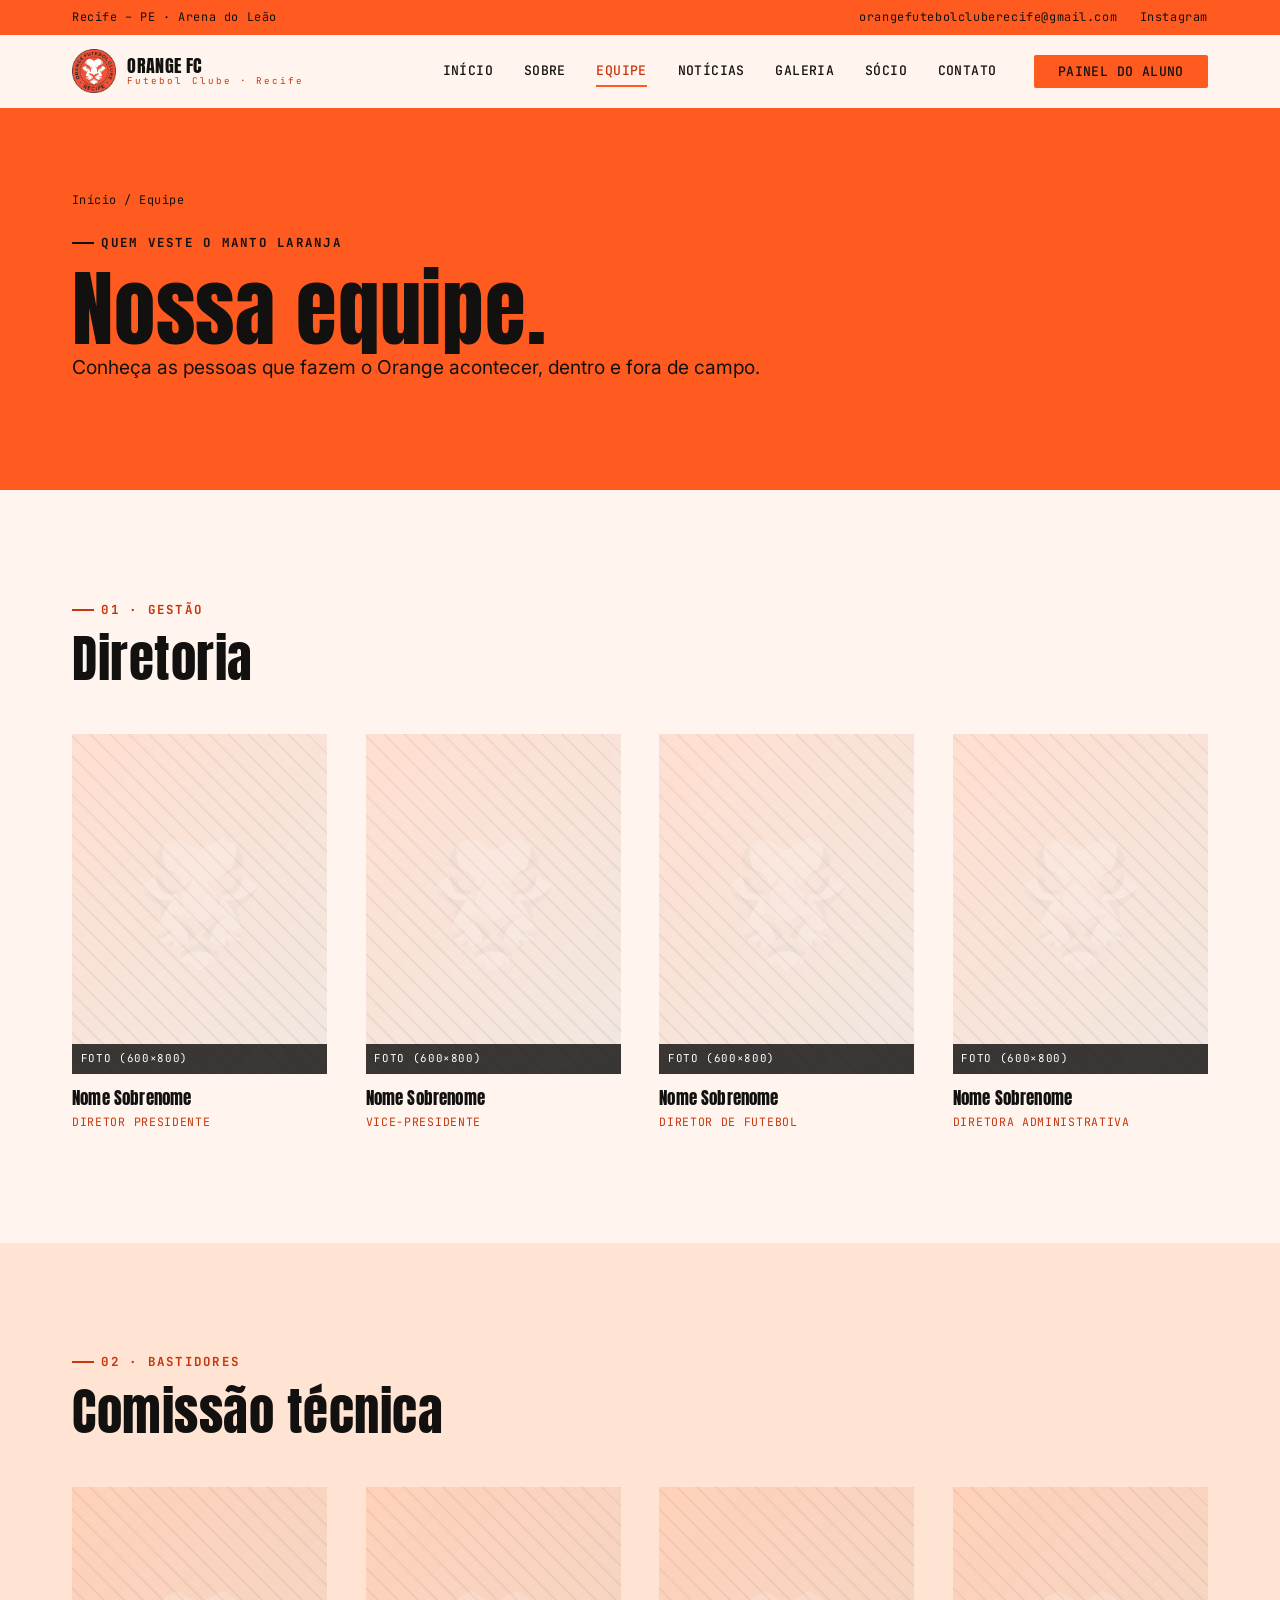
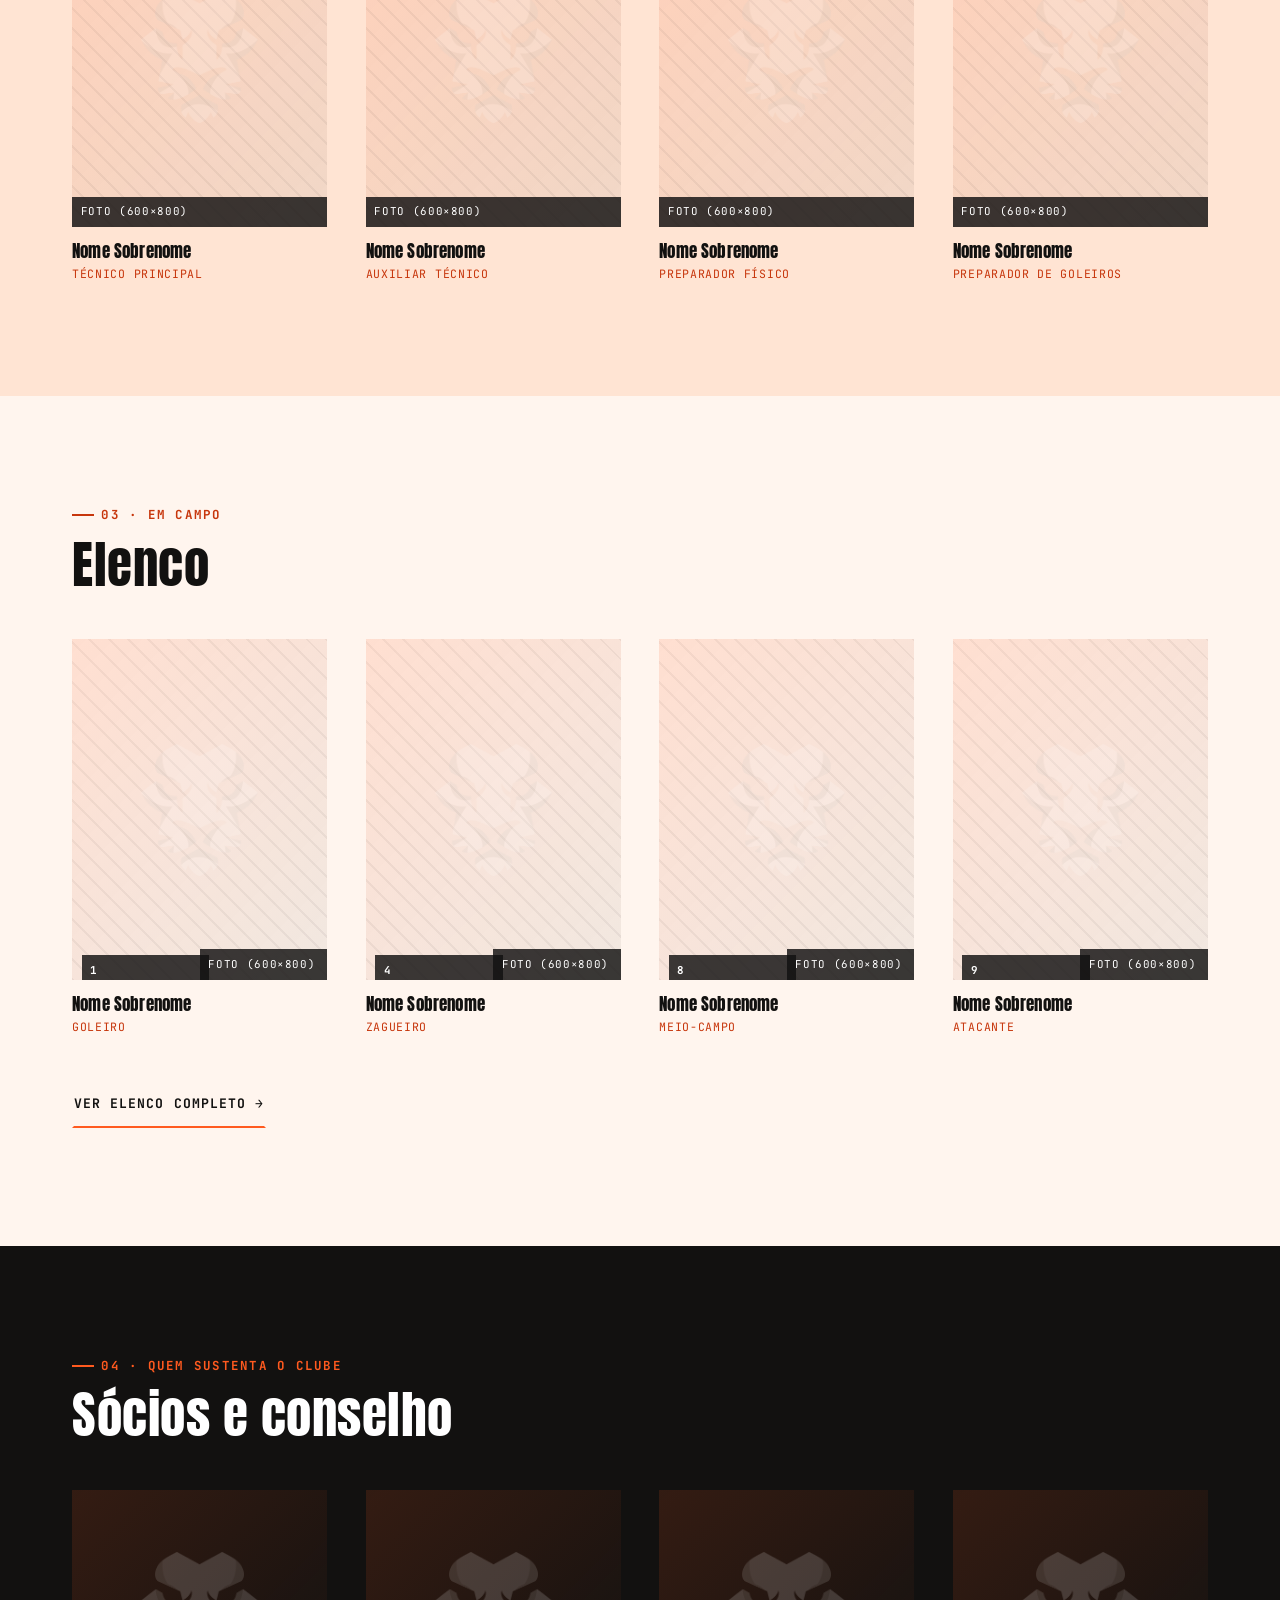
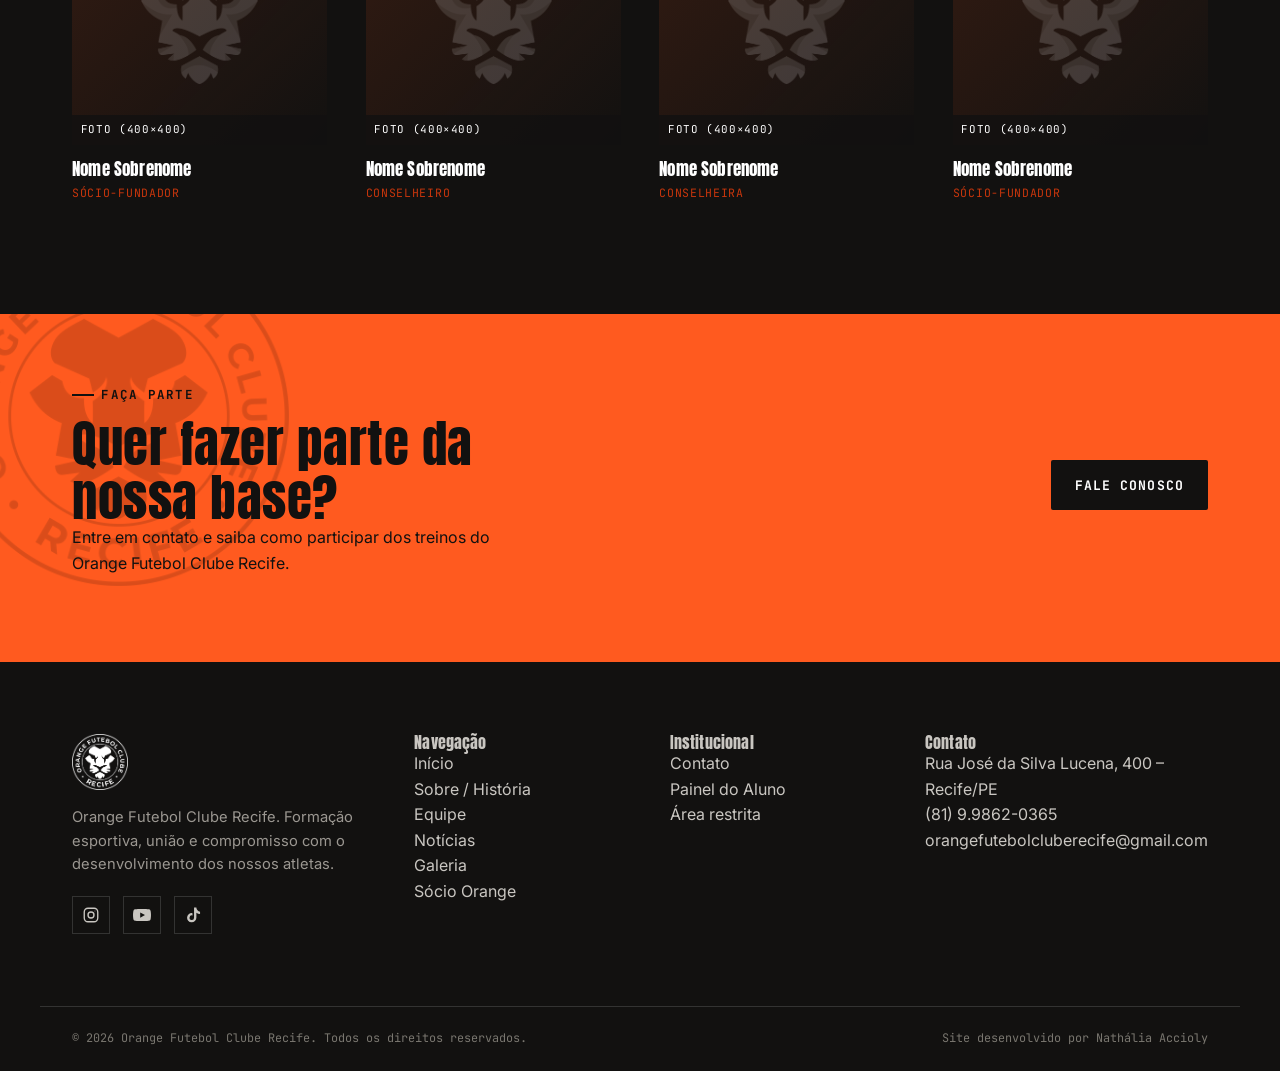
<file: equipe.html>
<!DOCTYPE html>
<html lang="pt-BR">
<head>
<meta charset="UTF-8">
<meta name="viewport" content="width=device-width, initial-scale=1.0">
<title>Equipe — Orange Futebol Clube Recife</title>
<meta name="description" content="Conheça a diretoria, comissão técnica e elenco do Orange Futebol Clube Recife.">
<link rel="icon" href="img/escudo-laranja-grande.png">
<link rel="stylesheet" href="css/style.css">
</head>
<body>
<a class="skip-link" href="#conteudo">Pular para o conteúdo</a>

<div class="topbar">
  <div class="container">
    <span>Recife – PE · Arena do Leão</span>
    <div class="topbar__links">
      <a href="mailto:orangefutebolcluberecife@gmail.com">orangefutebolcluberecife@gmail.com</a>
      <a href="https://www.instagram.com/orangefcrecife" target="_blank" rel="noopener">Instagram</a>
    </div>
  </div>
</div>

<header class="site-header">
  <div class="container">
    <a class="brand" href="index.html">
      <img src="img/escudo-laranja-grande.png" alt="Escudo do Orange Futebol Clube Recife">
      <span class="brand__name">ORANGE FC<small>Futebol Clube · Recife</small></span>
    </a>
    <nav class="nav" id="site-nav">
      <a href="index.html">Início</a>
      <a href="sobre.html">Sobre</a>
      <a href="equipe.html" aria-current="page">Equipe</a>
      <a href="noticias.html">Notícias</a>
      <a href="galeria.html">Galeria</a>
      <a href="socio.html">Sócio</a>
      <a href="contato.html">Contato</a>
      <a class="btn btn--primary nav__cta" href="#" target="_blank" rel="noopener">Painel do Aluno</a>
    </nav>
    <button class="nav-toggle" aria-label="Abrir menu" aria-expanded="false" aria-controls="site-nav"><span></span></button>
  </div>
</header>

<main id="conteudo">

  <section class="page-hero">
    <div class="container">
      <p class="breadcrumb"><a href="index.html">Início</a> / Equipe</p>
      <p class="eyebrow">Quem veste o manto laranja</p>
      <h1 class="h1">Nossa equipe.</h1>
      <p class="lede">Conheça as pessoas que fazem o Orange acontecer, dentro e fora de campo.</p>
    </div>
  </section>

  <!-- ============================= DIRETORIA ============================= -->
  <section class="section">
    <div class="container">
      <div class="section-head">
        <div>
          <p class="eyebrow">01 · Gestão</p>
          <h2 class="h2">Diretoria</h2>
        </div>
      </div>
      <div class="grid grid-4">
        <div class="person">
          <div class="ph ph--3x4 person__photo"><span>Foto (600×800)</span></div>
          <h3>Nome Sobrenome</h3>
          <span class="role">Diretor Presidente</span>
        </div>
        <div class="person">
          <div class="ph ph--3x4 person__photo"><span>Foto (600×800)</span></div>
          <h3>Nome Sobrenome</h3>
          <span class="role">Vice-Presidente</span>
        </div>
        <div class="person">
          <div class="ph ph--3x4 person__photo"><span>Foto (600×800)</span></div>
          <h3>Nome Sobrenome</h3>
          <span class="role">Diretor de Futebol</span>
        </div>
        <div class="person">
          <div class="ph ph--3x4 person__photo"><span>Foto (600×800)</span></div>
          <h3>Nome Sobrenome</h3>
          <span class="role">Diretora Administrativa</span>
        </div>
      </div>
    </div>
  </section>

  <!-- ============================= COMISSÃO TÉCNICA ============================= -->
  <section class="section section--dim">
    <div class="container">
      <div class="section-head">
        <div>
          <p class="eyebrow">02 · Bastidores</p>
          <h2 class="h2">Comissão técnica</h2>
        </div>
      </div>
      <div class="grid grid-4">
        <div class="person">
          <div class="ph ph--3x4 person__photo"><span>Foto (600×800)</span></div>
          <h3>Nome Sobrenome</h3>
          <span class="role">Técnico Principal</span>
        </div>
        <div class="person">
          <div class="ph ph--3x4 person__photo"><span>Foto (600×800)</span></div>
          <h3>Nome Sobrenome</h3>
          <span class="role">Auxiliar Técnico</span>
        </div>
        <div class="person">
          <div class="ph ph--3x4 person__photo"><span>Foto (600×800)</span></div>
          <h3>Nome Sobrenome</h3>
          <span class="role">Preparador Físico</span>
        </div>
        <div class="person">
          <div class="ph ph--3x4 person__photo"><span>Foto (600×800)</span></div>
          <h3>Nome Sobrenome</h3>
          <span class="role">Preparador de Goleiros</span>
        </div>
      </div>
    </div>
  </section>

  <!-- ============================= ELENCO ============================= -->
  <section class="section">
    <div class="container">
      <div class="section-head">
        <div>
          <p class="eyebrow">03 · Em campo</p>
          <h2 class="h2">Elenco</h2>
        </div>
      </div>
      <div class="grid grid-4">
        <div class="person">
          <div class="ph ph--3x4 person__photo"><span class="shirt-number">1</span><span>Foto (600×800)</span></div>
          <h3>Nome Sobrenome</h3>
          <span class="role">Goleiro</span>
        </div>
        <div class="person">
          <div class="ph ph--3x4 person__photo"><span class="shirt-number">4</span><span>Foto (600×800)</span></div>
          <h3>Nome Sobrenome</h3>
          <span class="role">Zagueiro</span>
        </div>
        <div class="person">
          <div class="ph ph--3x4 person__photo"><span class="shirt-number">8</span><span>Foto (600×800)</span></div>
          <h3>Nome Sobrenome</h3>
          <span class="role">Meio-Campo</span>
        </div>
        <div class="person">
          <div class="ph ph--3x4 person__photo"><span class="shirt-number">9</span><span>Foto (600×800)</span></div>
          <h3>Nome Sobrenome</h3>
          <span class="role">Atacante</span>
        </div>
      </div>
      <p style="margin-top:2rem;"><a class="btn btn--ghost" href="#">Ver elenco completo →</a></p>
    </div>
  </section>

  <!-- ============================= SÓCIOS / CONSELHO ============================= -->
  <section class="section section--dark">
    <div class="container">
      <div class="section-head">
        <div>
          <p class="eyebrow">04 · Quem sustenta o clube</p>
          <h2 class="h2">Sócios e conselho</h2>
        </div>
      </div>
      <div class="grid grid-4">
        <div class="person">
          <div class="ph ph--1x1 person__photo"><span>Foto (400×400)</span></div>
          <h3 style="color:var(--white);">Nome Sobrenome</h3>
          <span class="role">Sócio-Fundador</span>
        </div>
        <div class="person">
          <div class="ph ph--1x1 person__photo"><span>Foto (400×400)</span></div>
          <h3 style="color:var(--white);">Nome Sobrenome</h3>
          <span class="role">Conselheiro</span>
        </div>
        <div class="person">
          <div class="ph ph--1x1 person__photo"><span>Foto (400×400)</span></div>
          <h3 style="color:var(--white);">Nome Sobrenome</h3>
          <span class="role">Conselheira</span>
        </div>
        <div class="person">
          <div class="ph ph--1x1 person__photo"><span>Foto (400×400)</span></div>
          <h3 style="color:var(--white);">Nome Sobrenome</h3>
          <span class="role">Sócio-Fundador</span>
        </div>
      </div>
    </div>
  </section>

  <section class="cta-banner">
    <img class="cta-banner__lion" src="img/leao-watermark-1.png" alt="">
    <div class="container">
      <div>
        <p class="eyebrow">Faça parte</p>
        <h2 class="h2">Quer fazer parte da nossa base?</h2>
        <p>Entre em contato e saiba como participar dos treinos do Orange Futebol Clube Recife.</p>
      </div>
      <a class="btn btn--primary" href="https://beacons.ai/orangefcrecife?utm_source=ig&amp;utm_medium=social&amp;utm_content=link_in_bio&amp;fbclid=PAZXh0bgNhZW0CMTEAc3J0YwZhcHBfaWQPOTM2NjE5NzQzMzkyNDU5AAGnCR9QBa5wddYG0vtmgfH4athWYeWmUKUP-5Cjc54H7IQowc-b32GjKe2nphI_aem_g9eiw4MybCdAtKr5ZBfmjg" target="_blank" rel="noopener">Fale conosco</a>
    </div>
  </section>

</main>

<footer class="site-footer">
  <div class="container footer__top">
    <div class="footer__brand">
      <img src="img/escudo-preto.png" alt="Escudo do Orange Futebol Clube Recife" style="filter: brightness(0) invert(1);">
      <p>Orange Futebol Clube Recife. Formação esportiva, união e compromisso com o desenvolvimento dos nossos atletas.</p>
      <div class="footer__social">
        <a href="https://www.instagram.com/orangefcrecife" target="_blank" rel="noopener" aria-label="Instagram"><svg viewBox="0 0 24 24" fill="none" stroke="currentColor" stroke-width="1.8"><rect x="3" y="3" width="18" height="18" rx="5"/><circle cx="12" cy="12" r="4"/><circle cx="17.3" cy="6.7" r="0.6" fill="currentColor" stroke="none"/></svg></a>
        <a href="https://www.youtube.com/@OrangeFCTV" target="_blank" rel="noopener" aria-label="YouTube"><svg viewBox="0 0 24 24" fill="currentColor"><path d="M23.5 6.5a3 3 0 0 0-2.1-2.1C19.4 4 12 4 12 4s-7.4 0-9.4.4A3 3 0 0 0 .5 6.5 31 31 0 0 0 0 12a31 31 0 0 0 .5 5.5 3 3 0 0 0 2.1 2.1C4.6 20 12 20 12 20s7.4 0 9.4-.4a3 3 0 0 0 2.1-2.1A31 31 0 0 0 24 12a31 31 0 0 0-.5-5.5ZM9.6 15.5v-7l6.4 3.5-6.4 3.5Z"/></svg></a>
        <a href="https://www.tiktok.com/@orangefutebolclube?fbclid=PAZXh0bgNhZW0CMTEAc3J0YwZhcHBfaWQPOTM2NjE5NzQzMzkyNDU5AAGncn7fJ7lJf-_yy7QkRusksurrQ2B-Ny7nEwebhchWkfzwAkJFWrCmd3XKHKI_aem_UQXf-0J1FJy_58L8Z5Jw7w" target="_blank" rel="noopener" aria-label="TikTok"><svg viewBox="0 0 24 24" fill="currentColor"><path d="M16.5 2h-3.1v13.6a3 3 0 1 1-2.1-2.9v-3.2a6.2 6.2 0 1 0 5.2 6.1V9.1a8.4 8.4 0 0 0 4.9 1.6V7.6a5.1 5.1 0 0 1-3.4-2A5 5 0 0 1 16.5 2Z"/></svg></a>
      </div>
    </div>
    <div class="footer__nav">
      <h4>Navegação</h4>
      <ul>
        <li><a href="index.html">Início</a></li>
        <li><a href="sobre.html">Sobre / História</a></li>
        <li><a href="equipe.html">Equipe</a></li>
        <li><a href="noticias.html">Notícias</a></li>
        <li><a href="galeria.html">Galeria</a></li>
        <li><a href="socio.html">Sócio Orange</a></li>
      </ul>
    </div>
    <div class="footer__nav">
      <h4>Institucional</h4>
      <ul>
        <li><a href="contato.html">Contato</a></li>
        <li><a href="#" target="_blank" rel="noopener">Painel do Aluno</a></li>
        <li><a href="admin.html">Área restrita</a></li>
      </ul>
    </div>
    <div class="footer__contact">
      <h4>Contato</h4>
      <ul>
        <li>Rua José da Silva Lucena, 400 – Recife/PE</li>
        <li><a href="tel:+5581998620365">(81) 9.9862-0365</a></li>
        <li><a href="mailto:orangefutebolcluberecife@gmail.com">orangefutebolcluberecife@gmail.com</a></li>
      </ul>
    </div>
  </div>
  <div class="container footer__bottom">
    <span>© 2026 Orange Futebol Clube Recife. Todos os direitos reservados.</span>
    <span>Site desenvolvido por Nathália Accioly</span>
  </div>
</footer>

<script src="js/main.js"></script>
</body>
</html>
</file>
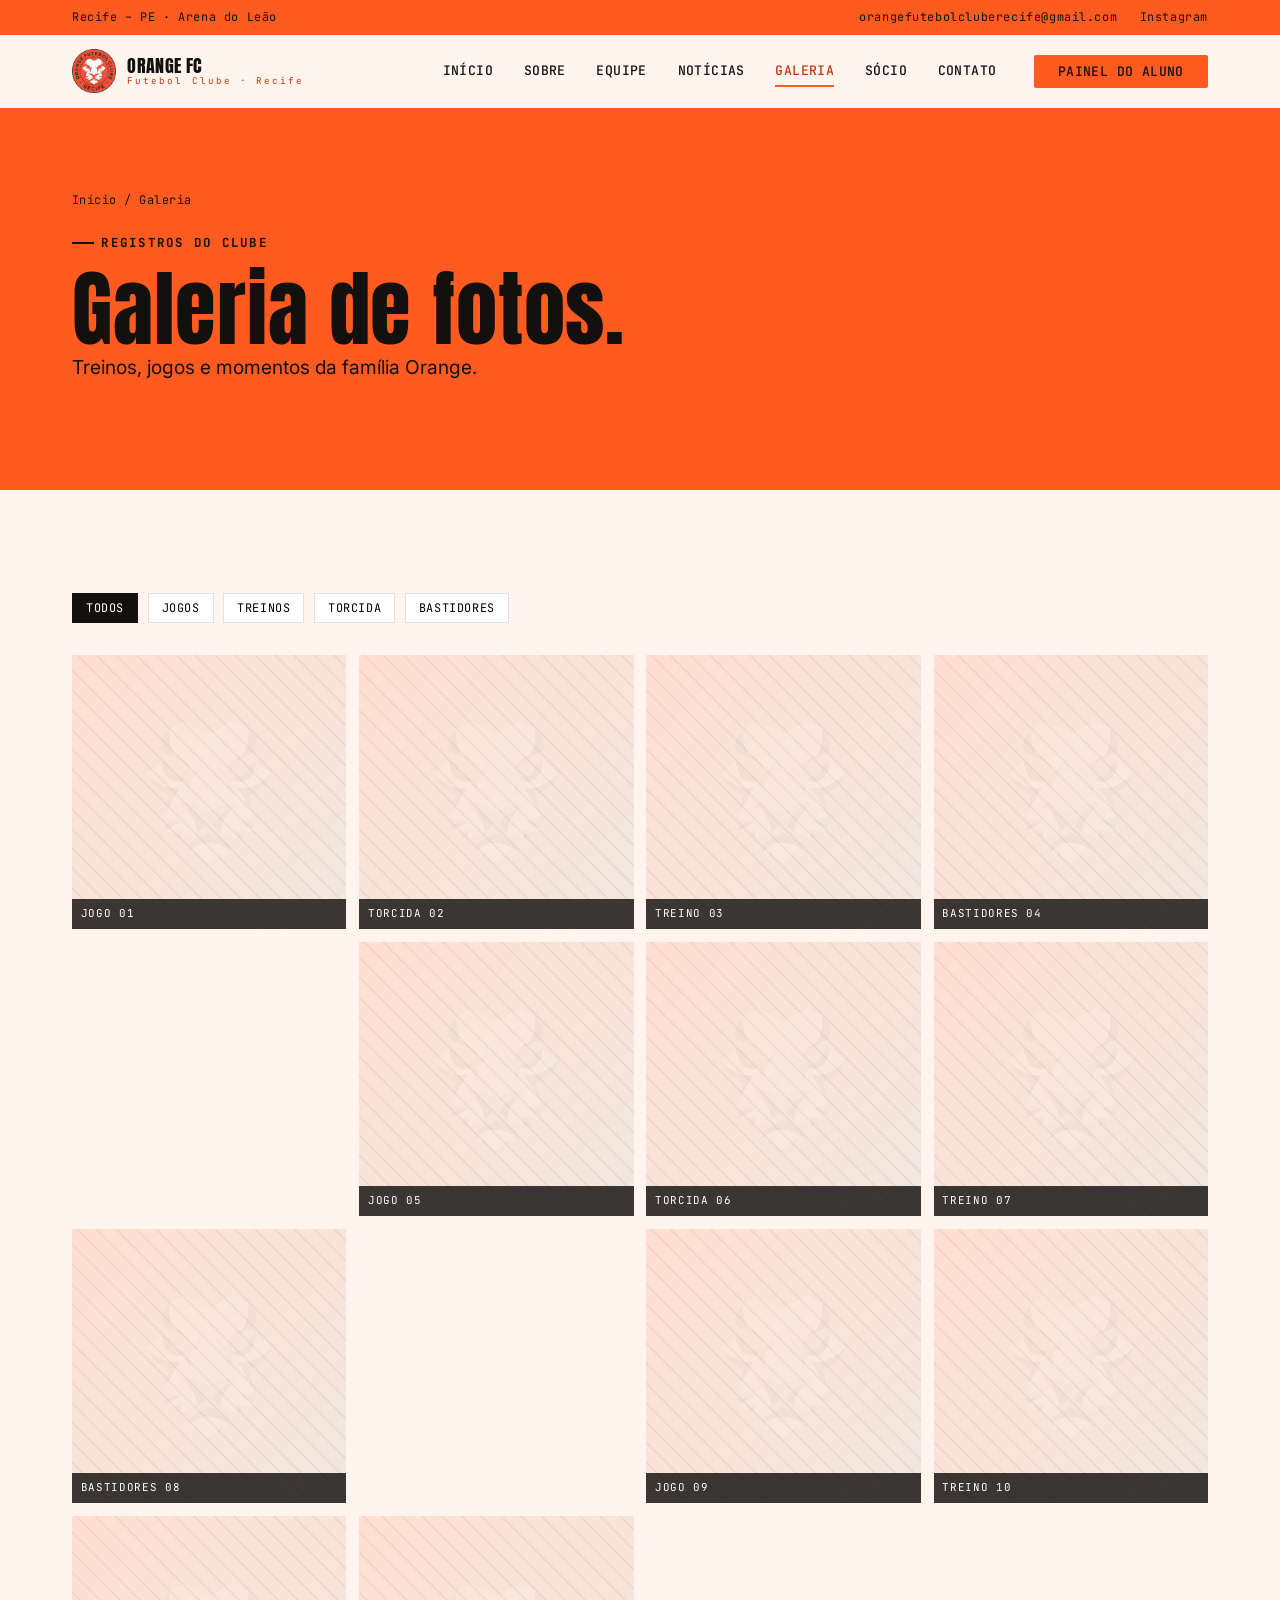
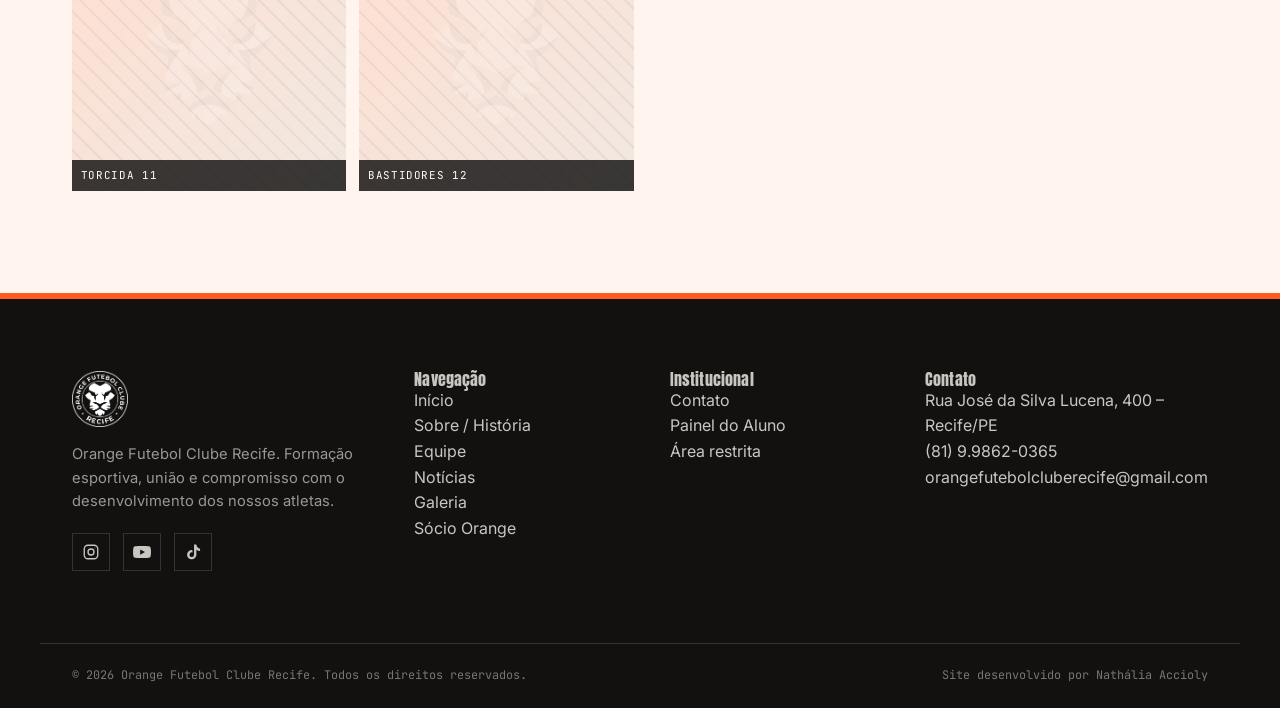
<file: galeria.html>
<!DOCTYPE html>
<html lang="pt-BR">
<head>
<meta charset="UTF-8">
<meta name="viewport" content="width=device-width, initial-scale=1.0">
<title>Galeria de Fotos — Orange Futebol Clube Recife</title>
<meta name="description" content="Fotos de jogos, treinos, torcida e bastidores do Orange Futebol Clube Recife.">
<link rel="icon" href="img/escudo-laranja-grande.png">
<link rel="stylesheet" href="css/style.css">
</head>
<body>
<a class="skip-link" href="#conteudo">Pular para o conteúdo</a>

<div class="topbar">
  <div class="container">
    <span>Recife – PE · Arena do Leão</span>
    <div class="topbar__links">
      <a href="mailto:orangefutebolcluberecife@gmail.com">orangefutebolcluberecife@gmail.com</a>
      <a href="https://www.instagram.com/orangefcrecife" target="_blank" rel="noopener">Instagram</a>
    </div>
  </div>
</div>

<header class="site-header">
  <div class="container">
    <a class="brand" href="index.html">
      <img src="img/escudo-laranja-grande.png" alt="Escudo do Orange Futebol Clube Recife">
      <span class="brand__name">ORANGE FC<small>Futebol Clube · Recife</small></span>
    </a>
    <nav class="nav" id="site-nav">
      <a href="index.html">Início</a>
      <a href="sobre.html">Sobre</a>
      <a href="equipe.html">Equipe</a>
      <a href="noticias.html">Notícias</a>
      <a href="galeria.html" aria-current="page">Galeria</a>
      <a href="socio.html">Sócio</a>
      <a href="contato.html">Contato</a>
      <a class="btn btn--primary nav__cta" href="#" target="_blank" rel="noopener">Painel do Aluno</a>
    </nav>
    <button class="nav-toggle" aria-label="Abrir menu" aria-expanded="false" aria-controls="site-nav"><span></span></button>
  </div>
</header>

<main id="conteudo">

  <section class="page-hero">
    <div class="container">
      <p class="breadcrumb"><a href="index.html">Início</a> / Galeria</p>
      <p class="eyebrow">Registros do clube</p>
      <h1 class="h1">Galeria de fotos.</h1>
      <p class="lede">Treinos, jogos e momentos da família Orange.</p>
    </div>
  </section>

  <section class="section">
    <div class="container">

      <div class="gallery-filters">
        <button type="button" class="is-active" data-filter="todos">Todos</button>
        <button type="button" data-filter="jogos">Jogos</button>
        <button type="button" data-filter="treinos">Treinos</button>
        <button type="button" data-filter="torcida">Torcida</button>
        <button type="button" data-filter="bastidores">Bastidores</button>
      </div>

      <div class="gallery-grid">
        <div class="ph ph--1x1" data-category="jogos" data-caption="Jogo vs Clube Visitante — 00/00/0000"><span>Jogo 01</span></div>
        <div class="ph ph--1x1" data-category="torcida" data-caption="Arquibancada da Arena do Leão"><span>Torcida 02</span></div>
        <div class="ph ph--1x1" data-category="treinos" data-caption="Treino de finalizações"><span>Treino 03</span></div>
        <div class="ph ph--1x1" data-category="bastidores" data-caption="Concentração antes da partida"><span>Bastidores 04</span></div>
        <div class="ph ph--1x1" data-category="jogos" data-caption="Comemoração do gol"><span>Jogo 05</span></div>
        <div class="ph ph--1x1" data-category="torcida" data-caption="Mosaico da Laranja Mecânica"><span>Torcida 06</span></div>
        <div class="ph ph--1x1" data-category="treinos" data-caption="Treino tático no campo principal"><span>Treino 07</span></div>
        <div class="ph ph--1x1" data-category="bastidores" data-caption="Chegada do elenco à Arena do Leão"><span>Bastidores 08</span></div>
        <div class="ph ph--1x1" data-category="jogos" data-caption="Lance decisivo da partida"><span>Jogo 09</span></div>
        <div class="ph ph--1x1" data-category="treinos" data-caption="Treino da categoria de base"><span>Treino 10</span></div>
        <div class="ph ph--1x1" data-category="torcida" data-caption="Caravana para jogo fora de casa"><span>Torcida 11</span></div>
        <div class="ph ph--1x1" data-category="bastidores" data-caption="Bastidores do vestiário"><span>Bastidores 12</span></div>
      </div>

    </div>
  </section>

</main>

<footer class="site-footer">
  <div class="container footer__top">
    <div class="footer__brand">
      <img src="img/escudo-preto.png" alt="Escudo do Orange Futebol Clube Recife" style="filter: brightness(0) invert(1);">
      <p>Orange Futebol Clube Recife. Formação esportiva, união e compromisso com o desenvolvimento dos nossos atletas.</p>
      <div class="footer__social">
        <a href="https://www.instagram.com/orangefcrecife" target="_blank" rel="noopener" aria-label="Instagram"><svg viewBox="0 0 24 24" fill="none" stroke="currentColor" stroke-width="1.8"><rect x="3" y="3" width="18" height="18" rx="5"/><circle cx="12" cy="12" r="4"/><circle cx="17.3" cy="6.7" r="0.6" fill="currentColor" stroke="none"/></svg></a>
        <a href="https://www.youtube.com/@OrangeFCTV" target="_blank" rel="noopener" aria-label="YouTube"><svg viewBox="0 0 24 24" fill="currentColor"><path d="M23.5 6.5a3 3 0 0 0-2.1-2.1C19.4 4 12 4 12 4s-7.4 0-9.4.4A3 3 0 0 0 .5 6.5 31 31 0 0 0 0 12a31 31 0 0 0 .5 5.5 3 3 0 0 0 2.1 2.1C4.6 20 12 20 12 20s7.4 0 9.4-.4a3 3 0 0 0 2.1-2.1A31 31 0 0 0 24 12a31 31 0 0 0-.5-5.5ZM9.6 15.5v-7l6.4 3.5-6.4 3.5Z"/></svg></a>
        <a href="https://www.tiktok.com/@orangefutebolclube?fbclid=PAZXh0bgNhZW0CMTEAc3J0YwZhcHBfaWQPOTM2NjE5NzQzMzkyNDU5AAGncn7fJ7lJf-_yy7QkRusksurrQ2B-Ny7nEwebhchWkfzwAkJFWrCmd3XKHKI_aem_UQXf-0J1FJy_58L8Z5Jw7w" target="_blank" rel="noopener" aria-label="TikTok"><svg viewBox="0 0 24 24" fill="currentColor"><path d="M16.5 2h-3.1v13.6a3 3 0 1 1-2.1-2.9v-3.2a6.2 6.2 0 1 0 5.2 6.1V9.1a8.4 8.4 0 0 0 4.9 1.6V7.6a5.1 5.1 0 0 1-3.4-2A5 5 0 0 1 16.5 2Z"/></svg></a>
      </div>
    </div>
    <div class="footer__nav">
      <h4>Navegação</h4>
      <ul>
        <li><a href="index.html">Início</a></li>
        <li><a href="sobre.html">Sobre / História</a></li>
        <li><a href="equipe.html">Equipe</a></li>
        <li><a href="noticias.html">Notícias</a></li>
        <li><a href="galeria.html">Galeria</a></li>
        <li><a href="socio.html">Sócio Orange</a></li>
      </ul>
    </div>
    <div class="footer__nav">
      <h4>Institucional</h4>
      <ul>
        <li><a href="contato.html">Contato</a></li>
        <li><a href="#" target="_blank" rel="noopener">Painel do Aluno</a></li>
        <li><a href="admin.html">Área restrita</a></li>
      </ul>
    </div>
    <div class="footer__contact">
      <h4>Contato</h4>
      <ul>
        <li>Rua José da Silva Lucena, 400 – Recife/PE</li>
        <li><a href="tel:+5581998620365">(81) 9.9862-0365</a></li>
        <li><a href="mailto:orangefutebolcluberecife@gmail.com">orangefutebolcluberecife@gmail.com</a></li>
      </ul>
    </div>
  </div>
  <div class="container footer__bottom">
    <span>© 2026 Orange Futebol Clube Recife. Todos os direitos reservados.</span>
    <span>Site desenvolvido por Nathália Accioly</span>
  </div>
</footer>

<!-- Lightbox -->
<div class="lightbox" aria-hidden="true">
  <button class="lightbox__close" aria-label="Fechar">✕</button>
  <div class="lightbox__frame">
    <div class="ph ph--16x9"><span>Legenda da foto</span></div>
    <p class="lightbox__caption"></p>
  </div>
</div>

<script src="js/main.js"></script>
</body>
</html>
</file>
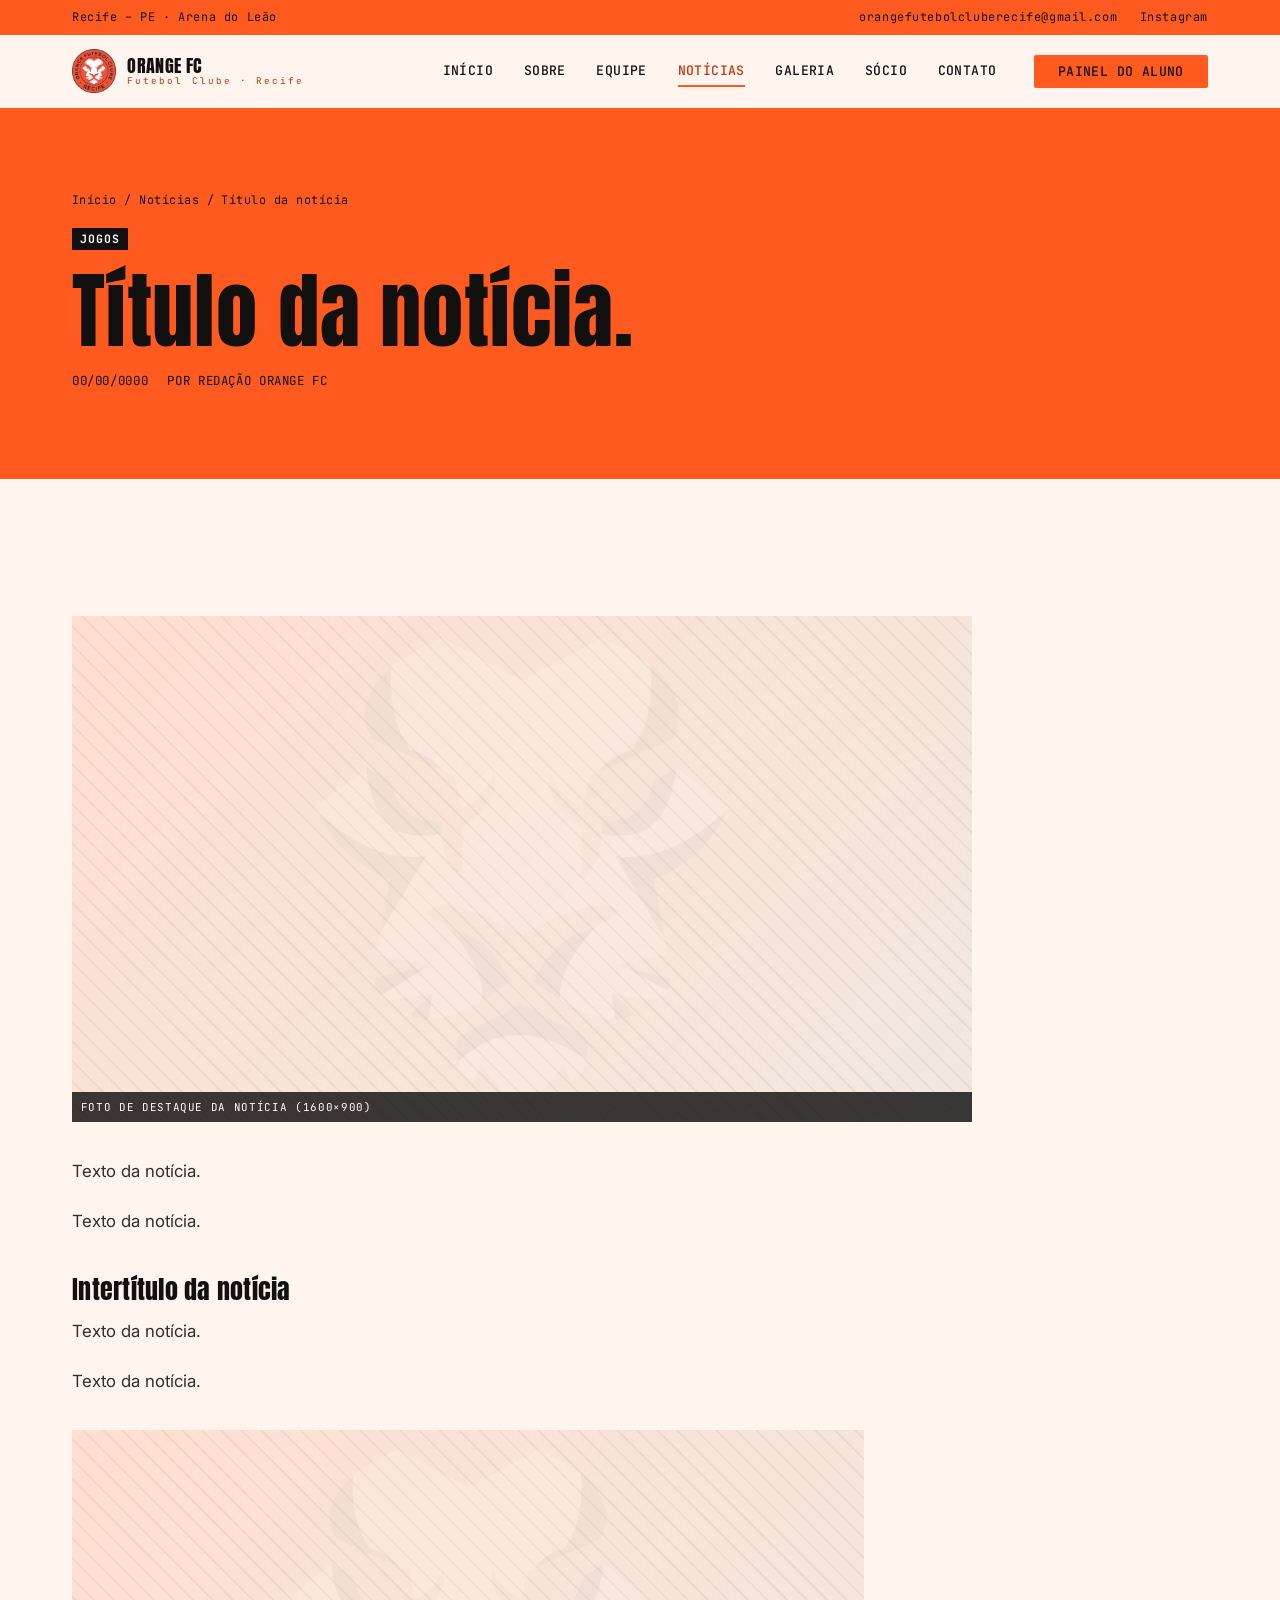
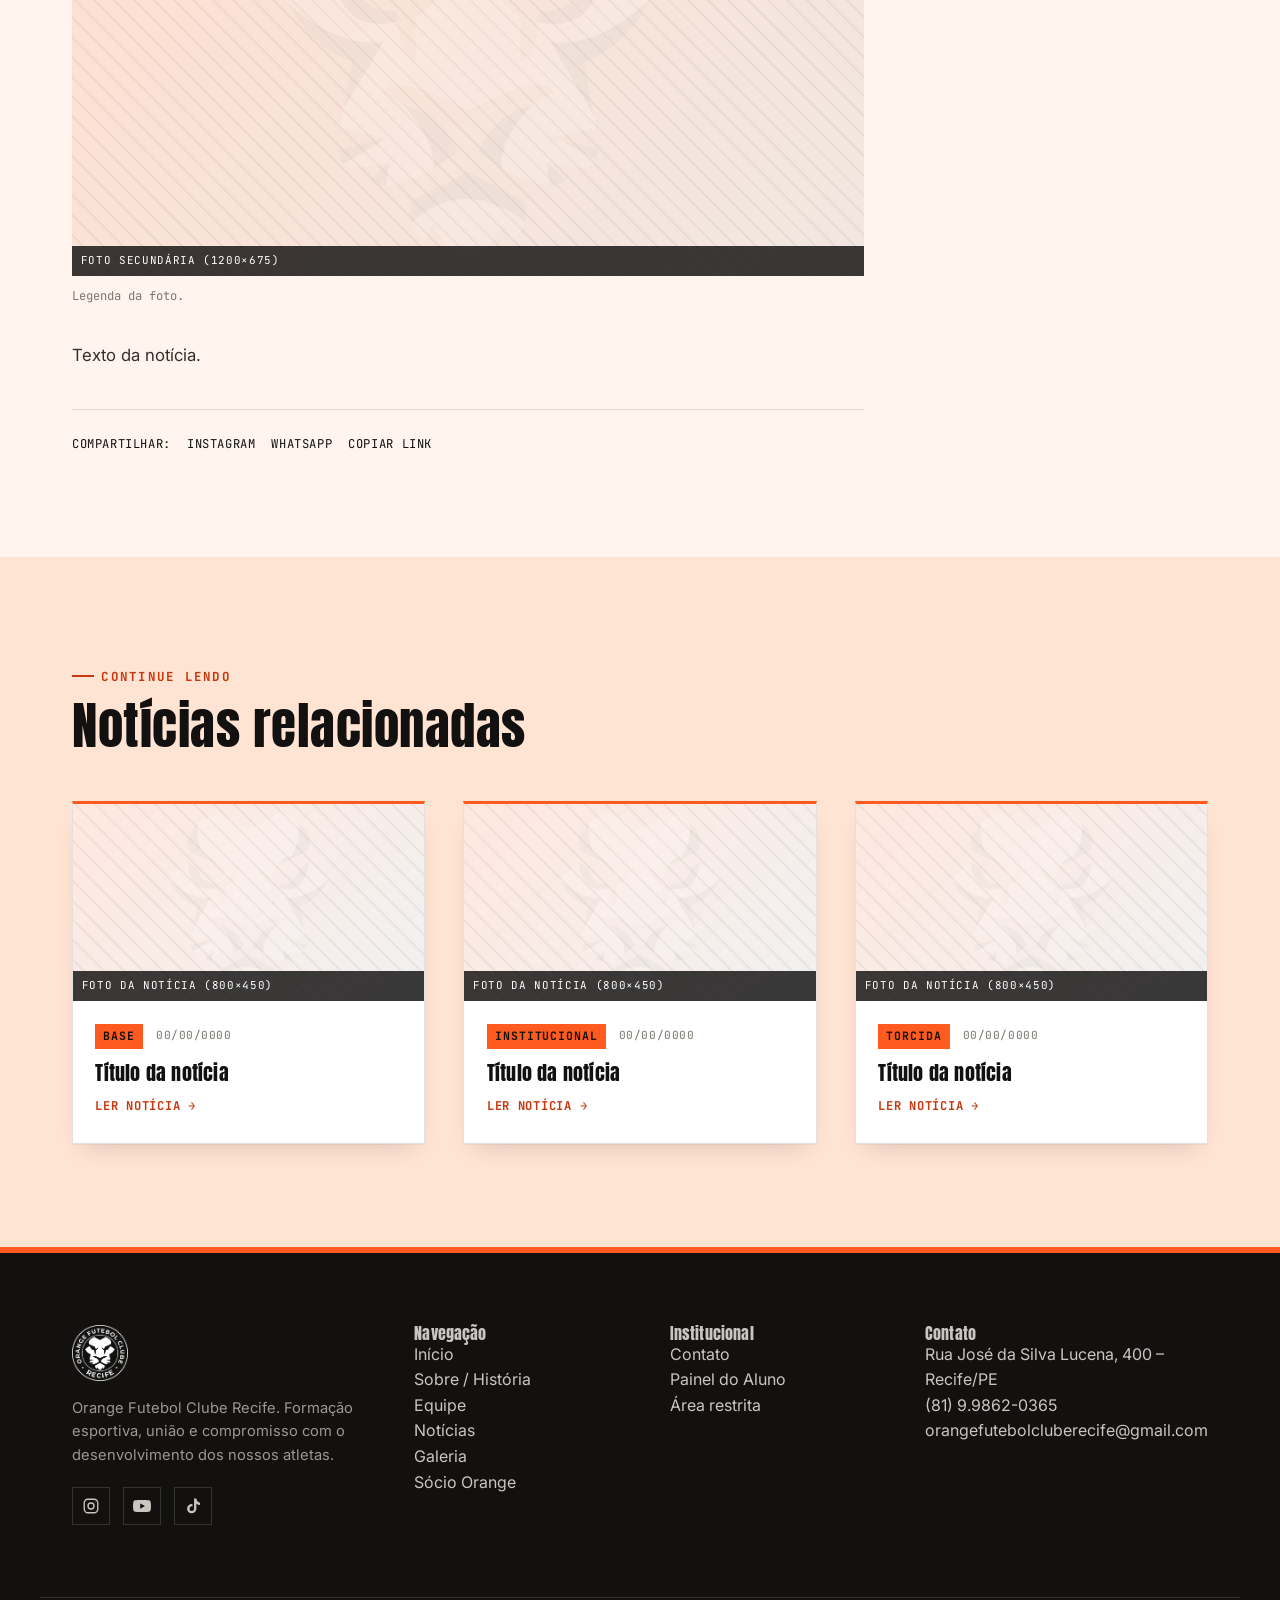
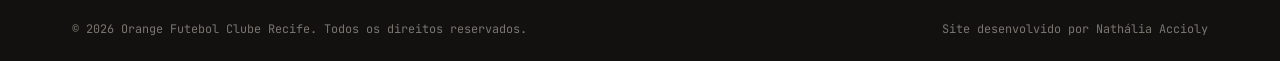
<file: noticia.html>
<!DOCTYPE html>
<html lang="pt-BR">
<head>
<meta charset="UTF-8">
<meta name="viewport" content="width=device-width, initial-scale=1.0">
<title>Título da notícia — Orange Futebol Clube Recife</title>
<meta name="description" content="Resumo da notícia.">
<link rel="icon" href="img/escudo-laranja-grande.png">
<link rel="stylesheet" href="css/style.css">
</head>
<body>
<a class="skip-link" href="#conteudo">Pular para o conteúdo</a>

<div class="topbar">
  <div class="container">
    <span>Recife – PE · Arena do Leão</span>
    <div class="topbar__links">
      <a href="mailto:orangefutebolcluberecife@gmail.com">orangefutebolcluberecife@gmail.com</a>
      <a href="https://www.instagram.com/orangefcrecife" target="_blank" rel="noopener">Instagram</a>
    </div>
  </div>
</div>

<header class="site-header">
  <div class="container">
    <a class="brand" href="index.html">
      <img src="img/escudo-laranja-grande.png" alt="Escudo do Orange Futebol Clube Recife">
      <span class="brand__name">ORANGE FC<small>Futebol Clube · Recife</small></span>
    </a>
    <nav class="nav" id="site-nav">
      <a href="index.html">Início</a>
      <a href="sobre.html">Sobre</a>
      <a href="equipe.html">Equipe</a>
      <a href="noticias.html" aria-current="page">Notícias</a>
      <a href="galeria.html">Galeria</a>
      <a href="socio.html">Sócio</a>
      <a href="contato.html">Contato</a>
      <a class="btn btn--primary nav__cta" href="#" target="_blank" rel="noopener">Painel do Aluno</a>
    </nav>
    <button class="nav-toggle" aria-label="Abrir menu" aria-expanded="false" aria-controls="site-nav"><span></span></button>
  </div>
</header>

<main id="conteudo">

  <section class="page-hero">
    <div class="container">
      <p class="breadcrumb"><a href="index.html">Início</a> / <a href="noticias.html">Notícias</a> / Título da notícia</p>
      <span class="tag tag--orange">Jogos</span>
      <h1 class="h1" style="margin-top:1rem;">Título da notícia.</h1>
      <div class="article__meta">
        <span>00/00/0000</span>
        <span>Por Redação Orange FC</span>
      </div>
    </div>
  </section>

  <section class="section">
    <div class="container">
      <figure class="article__figure ph ph--16x9" style="max-width: 900px;">
        <span>Foto de destaque da notícia (1600×900)</span>
      </figure>

      <div class="article__body">
        <p>Texto da notícia.</p>
        <p>Texto da notícia.</p>

        <h2>Intertítulo da notícia</h2>
        <p>Texto da notícia.</p>
        <p>Texto da notícia.</p>

        <figure class="article__figure">
          <div class="ph ph--16x9"><span>Foto secundária (1200×675)</span></div>
          <figcaption>Legenda da foto.</figcaption>
        </figure>

        <p>Texto da notícia.</p>

        <div class="share-row">
          <span>Compartilhar:</span>
          <a href="#">Instagram</a>
          <a href="#">WhatsApp</a>
          <a href="#">Copiar link</a>
        </div>
      </div>
    </div>
  </section>

  <section class="section section--dim">
    <div class="container">
      <div class="section-head">
        <div>
          <p class="eyebrow">Continue lendo</p>
          <h2 class="h2">Notícias relacionadas</h2>
        </div>
      </div>
      <div class="grid grid-3">
        <article class="card news-card">
          <div class="ph ph--16x9"><span>Foto da notícia (800×450)</span></div>
          <div class="news-card__body">
            <div class="news-card__meta"><span class="tag tag--orange">Base</span><span>00/00/0000</span></div>
            <h3>Título da notícia</h3>
            <a class="news-card__link" href="noticia.html">Ler notícia →</a>
          </div>
        </article>
        <article class="card news-card">
          <div class="ph ph--16x9"><span>Foto da notícia (800×450)</span></div>
          <div class="news-card__body">
            <div class="news-card__meta"><span class="tag tag--orange">Institucional</span><span>00/00/0000</span></div>
            <h3>Título da notícia</h3>
            <a class="news-card__link" href="noticia.html">Ler notícia →</a>
          </div>
        </article>
        <article class="card news-card">
          <div class="ph ph--16x9"><span>Foto da notícia (800×450)</span></div>
          <div class="news-card__body">
            <div class="news-card__meta"><span class="tag tag--orange">Torcida</span><span>00/00/0000</span></div>
            <h3>Título da notícia</h3>
            <a class="news-card__link" href="noticia.html">Ler notícia →</a>
          </div>
        </article>
      </div>
    </div>
  </section>

</main>

<footer class="site-footer">
  <div class="container footer__top">
    <div class="footer__brand">
      <img src="img/escudo-preto.png" alt="Escudo do Orange Futebol Clube Recife" style="filter: brightness(0) invert(1);">
      <p>Orange Futebol Clube Recife. Formação esportiva, união e compromisso com o desenvolvimento dos nossos atletas.</p>
      <div class="footer__social">
        <a href="https://www.instagram.com/orangefcrecife" target="_blank" rel="noopener" aria-label="Instagram"><svg viewBox="0 0 24 24" fill="none" stroke="currentColor" stroke-width="1.8"><rect x="3" y="3" width="18" height="18" rx="5"/><circle cx="12" cy="12" r="4"/><circle cx="17.3" cy="6.7" r="0.6" fill="currentColor" stroke="none"/></svg></a>
        <a href="https://www.youtube.com/@OrangeFCTV" target="_blank" rel="noopener" aria-label="YouTube"><svg viewBox="0 0 24 24" fill="currentColor"><path d="M23.5 6.5a3 3 0 0 0-2.1-2.1C19.4 4 12 4 12 4s-7.4 0-9.4.4A3 3 0 0 0 .5 6.5 31 31 0 0 0 0 12a31 31 0 0 0 .5 5.5 3 3 0 0 0 2.1 2.1C4.6 20 12 20 12 20s7.4 0 9.4-.4a3 3 0 0 0 2.1-2.1A31 31 0 0 0 24 12a31 31 0 0 0-.5-5.5ZM9.6 15.5v-7l6.4 3.5-6.4 3.5Z"/></svg></a>
        <a href="https://www.tiktok.com/@orangefutebolclube?fbclid=PAZXh0bgNhZW0CMTEAc3J0YwZhcHBfaWQPOTM2NjE5NzQzMzkyNDU5AAGncn7fJ7lJf-_yy7QkRusksurrQ2B-Ny7nEwebhchWkfzwAkJFWrCmd3XKHKI_aem_UQXf-0J1FJy_58L8Z5Jw7w" target="_blank" rel="noopener" aria-label="TikTok"><svg viewBox="0 0 24 24" fill="currentColor"><path d="M16.5 2h-3.1v13.6a3 3 0 1 1-2.1-2.9v-3.2a6.2 6.2 0 1 0 5.2 6.1V9.1a8.4 8.4 0 0 0 4.9 1.6V7.6a5.1 5.1 0 0 1-3.4-2A5 5 0 0 1 16.5 2Z"/></svg></a>
      </div>
    </div>
    <div class="footer__nav">
      <h4>Navegação</h4>
      <ul>
        <li><a href="index.html">Início</a></li>
        <li><a href="sobre.html">Sobre / História</a></li>
        <li><a href="equipe.html">Equipe</a></li>
        <li><a href="noticias.html">Notícias</a></li>
        <li><a href="galeria.html">Galeria</a></li>
        <li><a href="socio.html">Sócio Orange</a></li>
      </ul>
    </div>
    <div class="footer__nav">
      <h4>Institucional</h4>
      <ul>
        <li><a href="contato.html">Contato</a></li>
        <li><a href="#" target="_blank" rel="noopener">Painel do Aluno</a></li>
        <li><a href="admin.html">Área restrita</a></li>
      </ul>
    </div>
    <div class="footer__contact">
      <h4>Contato</h4>
      <ul>
        <li>Rua José da Silva Lucena, 400 – Recife/PE</li>
        <li><a href="tel:+5581998620365">(81) 9.9862-0365</a></li>
        <li><a href="mailto:orangefutebolcluberecife@gmail.com">orangefutebolcluberecife@gmail.com</a></li>
      </ul>
    </div>
  </div>
  <div class="container footer__bottom">
    <span>© 2026 Orange Futebol Clube Recife. Todos os direitos reservados.</span>
    <span>Site desenvolvido por Nathália Accioly</span>
  </div>
</footer>

<script src="js/main.js"></script>
</body>
</html>
</file>
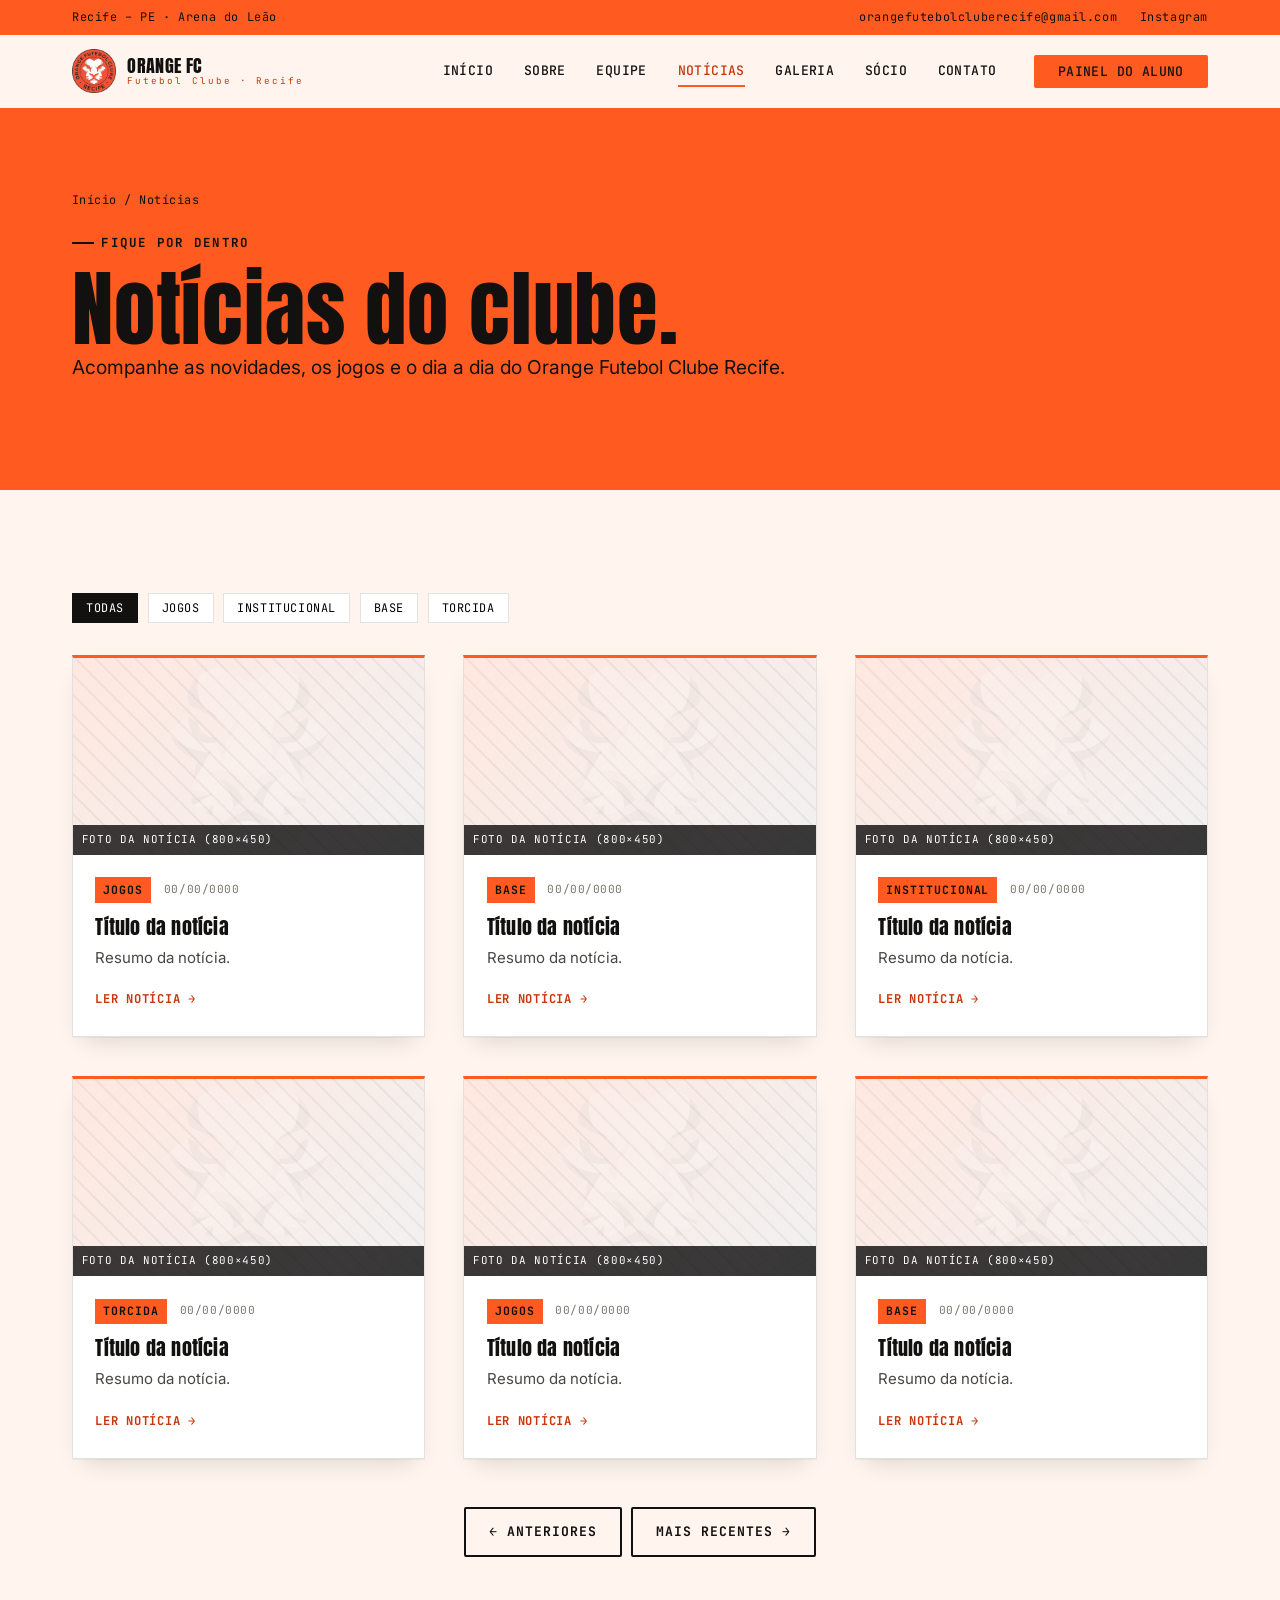
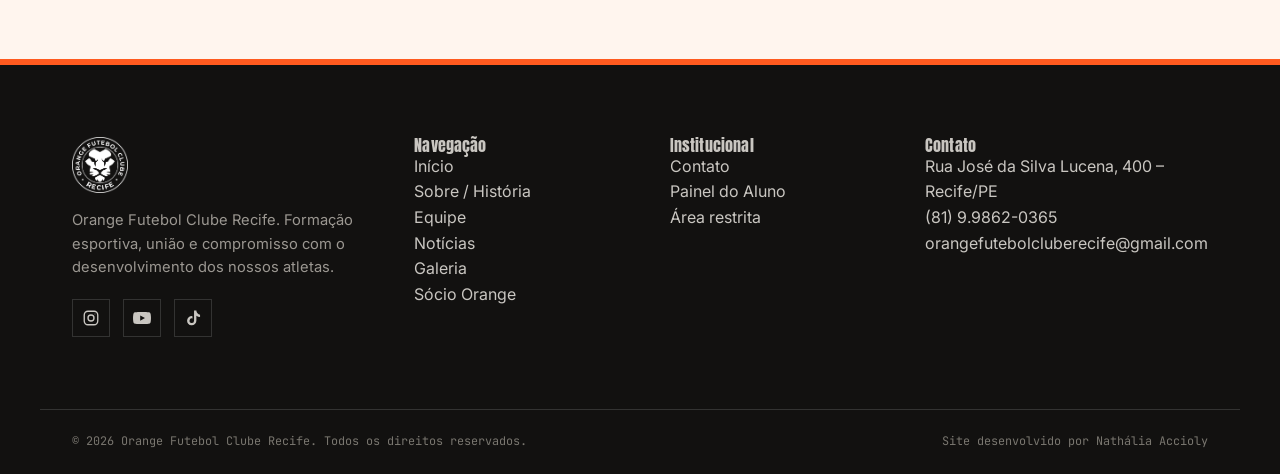
<file: noticias.html>
<!DOCTYPE html>
<html lang="pt-BR">
<head>
<meta charset="UTF-8">
<meta name="viewport" content="width=device-width, initial-scale=1.0">
<title>Notícias — Orange Futebol Clube Recife</title>
<meta name="description" content="Fique por dentro das últimas notícias do Orange Futebol Clube Recife.">
<link rel="icon" href="img/escudo-laranja-grande.png">
<link rel="stylesheet" href="css/style.css">
</head>
<body>
<a class="skip-link" href="#conteudo">Pular para o conteúdo</a>

<div class="topbar">
  <div class="container">
    <span>Recife – PE · Arena do Leão</span>
    <div class="topbar__links">
      <a href="mailto:orangefutebolcluberecife@gmail.com">orangefutebolcluberecife@gmail.com</a>
      <a href="https://www.instagram.com/orangefcrecife" target="_blank" rel="noopener">Instagram</a>
    </div>
  </div>
</div>

<header class="site-header">
  <div class="container">
    <a class="brand" href="index.html">
      <img src="img/escudo-laranja-grande.png" alt="Escudo do Orange Futebol Clube Recife">
      <span class="brand__name">ORANGE FC<small>Futebol Clube · Recife</small></span>
    </a>
    <nav class="nav" id="site-nav">
      <a href="index.html">Início</a>
      <a href="sobre.html">Sobre</a>
      <a href="equipe.html">Equipe</a>
      <a href="noticias.html" aria-current="page">Notícias</a>
      <a href="galeria.html">Galeria</a>
      <a href="socio.html">Sócio</a>
      <a href="contato.html">Contato</a>
      <a class="btn btn--primary nav__cta" href="#" target="_blank" rel="noopener">Painel do Aluno</a>
    </nav>
    <button class="nav-toggle" aria-label="Abrir menu" aria-expanded="false" aria-controls="site-nav"><span></span></button>
  </div>
</header>

<main id="conteudo">

  <section class="page-hero">
    <div class="container">
      <p class="breadcrumb"><a href="index.html">Início</a> / Notícias</p>
      <p class="eyebrow">Fique por dentro</p>
      <h1 class="h1">Notícias do clube.</h1>
      <p class="lede">Acompanhe as novidades, os jogos e o dia a dia do Orange Futebol Clube Recife.</p>
    </div>
  </section>

  <section class="section">
    <div class="container">

      <div class="gallery-filters">
        <button type="button" class="is-active">Todas</button>
        <button type="button">Jogos</button>
        <button type="button">Institucional</button>
        <button type="button">Base</button>
        <button type="button">Torcida</button>
      </div>

      <div class="grid grid-3">
        <article class="card news-card">
          <div class="ph ph--16x9"><span>Foto da notícia (800×450)</span></div>
          <div class="news-card__body">
            <div class="news-card__meta"><span class="tag tag--orange">Jogos</span><span>00/00/0000</span></div>
            <h3>Título da notícia</h3>
            <p>Resumo da notícia.</p>
            <a class="news-card__link" href="noticia.html">Ler notícia →</a>
          </div>
        </article>
        <article class="card news-card">
          <div class="ph ph--16x9"><span>Foto da notícia (800×450)</span></div>
          <div class="news-card__body">
            <div class="news-card__meta"><span class="tag tag--orange">Base</span><span>00/00/0000</span></div>
            <h3>Título da notícia</h3>
            <p>Resumo da notícia.</p>
            <a class="news-card__link" href="noticia.html">Ler notícia →</a>
          </div>
        </article>
        <article class="card news-card">
          <div class="ph ph--16x9"><span>Foto da notícia (800×450)</span></div>
          <div class="news-card__body">
            <div class="news-card__meta"><span class="tag tag--orange">Institucional</span><span>00/00/0000</span></div>
            <h3>Título da notícia</h3>
            <p>Resumo da notícia.</p>
            <a class="news-card__link" href="noticia.html">Ler notícia →</a>
          </div>
        </article>
        <article class="card news-card">
          <div class="ph ph--16x9"><span>Foto da notícia (800×450)</span></div>
          <div class="news-card__body">
            <div class="news-card__meta"><span class="tag tag--orange">Torcida</span><span>00/00/0000</span></div>
            <h3>Título da notícia</h3>
            <p>Resumo da notícia.</p>
            <a class="news-card__link" href="noticia.html">Ler notícia →</a>
          </div>
        </article>
        <article class="card news-card">
          <div class="ph ph--16x9"><span>Foto da notícia (800×450)</span></div>
          <div class="news-card__body">
            <div class="news-card__meta"><span class="tag tag--orange">Jogos</span><span>00/00/0000</span></div>
            <h3>Título da notícia</h3>
            <p>Resumo da notícia.</p>
            <a class="news-card__link" href="noticia.html">Ler notícia →</a>
          </div>
        </article>
        <article class="card news-card">
          <div class="ph ph--16x9"><span>Foto da notícia (800×450)</span></div>
          <div class="news-card__body">
            <div class="news-card__meta"><span class="tag tag--orange">Base</span><span>00/00/0000</span></div>
            <h3>Título da notícia</h3>
            <p>Resumo da notícia.</p>
            <a class="news-card__link" href="noticia.html">Ler notícia →</a>
          </div>
        </article>
      </div>

      <nav aria-label="Paginação de notícias" style="display:flex; justify-content:center; gap:.6rem; margin-top:3rem;">
        <a class="btn btn--outline" href="#">← Anteriores</a>
        <a class="btn btn--outline" href="#">Mais recentes →</a>
      </nav>

    </div>
  </section>

</main>

<footer class="site-footer">
  <div class="container footer__top">
    <div class="footer__brand">
      <img src="img/escudo-preto.png" alt="Escudo do Orange Futebol Clube Recife" style="filter: brightness(0) invert(1);">
      <p>Orange Futebol Clube Recife. Formação esportiva, união e compromisso com o desenvolvimento dos nossos atletas.</p>
      <div class="footer__social">
        <a href="https://www.instagram.com/orangefcrecife" target="_blank" rel="noopener" aria-label="Instagram"><svg viewBox="0 0 24 24" fill="none" stroke="currentColor" stroke-width="1.8"><rect x="3" y="3" width="18" height="18" rx="5"/><circle cx="12" cy="12" r="4"/><circle cx="17.3" cy="6.7" r="0.6" fill="currentColor" stroke="none"/></svg></a>
        <a href="https://www.youtube.com/@OrangeFCTV" target="_blank" rel="noopener" aria-label="YouTube"><svg viewBox="0 0 24 24" fill="currentColor"><path d="M23.5 6.5a3 3 0 0 0-2.1-2.1C19.4 4 12 4 12 4s-7.4 0-9.4.4A3 3 0 0 0 .5 6.5 31 31 0 0 0 0 12a31 31 0 0 0 .5 5.5 3 3 0 0 0 2.1 2.1C4.6 20 12 20 12 20s7.4 0 9.4-.4a3 3 0 0 0 2.1-2.1A31 31 0 0 0 24 12a31 31 0 0 0-.5-5.5ZM9.6 15.5v-7l6.4 3.5-6.4 3.5Z"/></svg></a>
        <a href="https://www.tiktok.com/@orangefutebolclube?fbclid=PAZXh0bgNhZW0CMTEAc3J0YwZhcHBfaWQPOTM2NjE5NzQzMzkyNDU5AAGncn7fJ7lJf-_yy7QkRusksurrQ2B-Ny7nEwebhchWkfzwAkJFWrCmd3XKHKI_aem_UQXf-0J1FJy_58L8Z5Jw7w" target="_blank" rel="noopener" aria-label="TikTok"><svg viewBox="0 0 24 24" fill="currentColor"><path d="M16.5 2h-3.1v13.6a3 3 0 1 1-2.1-2.9v-3.2a6.2 6.2 0 1 0 5.2 6.1V9.1a8.4 8.4 0 0 0 4.9 1.6V7.6a5.1 5.1 0 0 1-3.4-2A5 5 0 0 1 16.5 2Z"/></svg></a>
      </div>
    </div>
    <div class="footer__nav">
      <h4>Navegação</h4>
      <ul>
        <li><a href="index.html">Início</a></li>
        <li><a href="sobre.html">Sobre / História</a></li>
        <li><a href="equipe.html">Equipe</a></li>
        <li><a href="noticias.html">Notícias</a></li>
        <li><a href="galeria.html">Galeria</a></li>
        <li><a href="socio.html">Sócio Orange</a></li>
      </ul>
    </div>
    <div class="footer__nav">
      <h4>Institucional</h4>
      <ul>
        <li><a href="contato.html">Contato</a></li>
        <li><a href="#" target="_blank" rel="noopener">Painel do Aluno</a></li>
        <li><a href="admin.html">Área restrita</a></li>
      </ul>
    </div>
    <div class="footer__contact">
      <h4>Contato</h4>
      <ul>
        <li>Rua José da Silva Lucena, 400 – Recife/PE</li>
        <li><a href="tel:+5581998620365">(81) 9.9862-0365</a></li>
        <li><a href="mailto:orangefutebolcluberecife@gmail.com">orangefutebolcluberecife@gmail.com</a></li>
      </ul>
    </div>
  </div>
  <div class="container footer__bottom">
    <span>© 2026 Orange Futebol Clube Recife. Todos os direitos reservados.</span>
    <span>Site desenvolvido por Nathália Accioly</span>
  </div>
</footer>

<script src="js/main.js"></script>
</body>
</html>
</file>
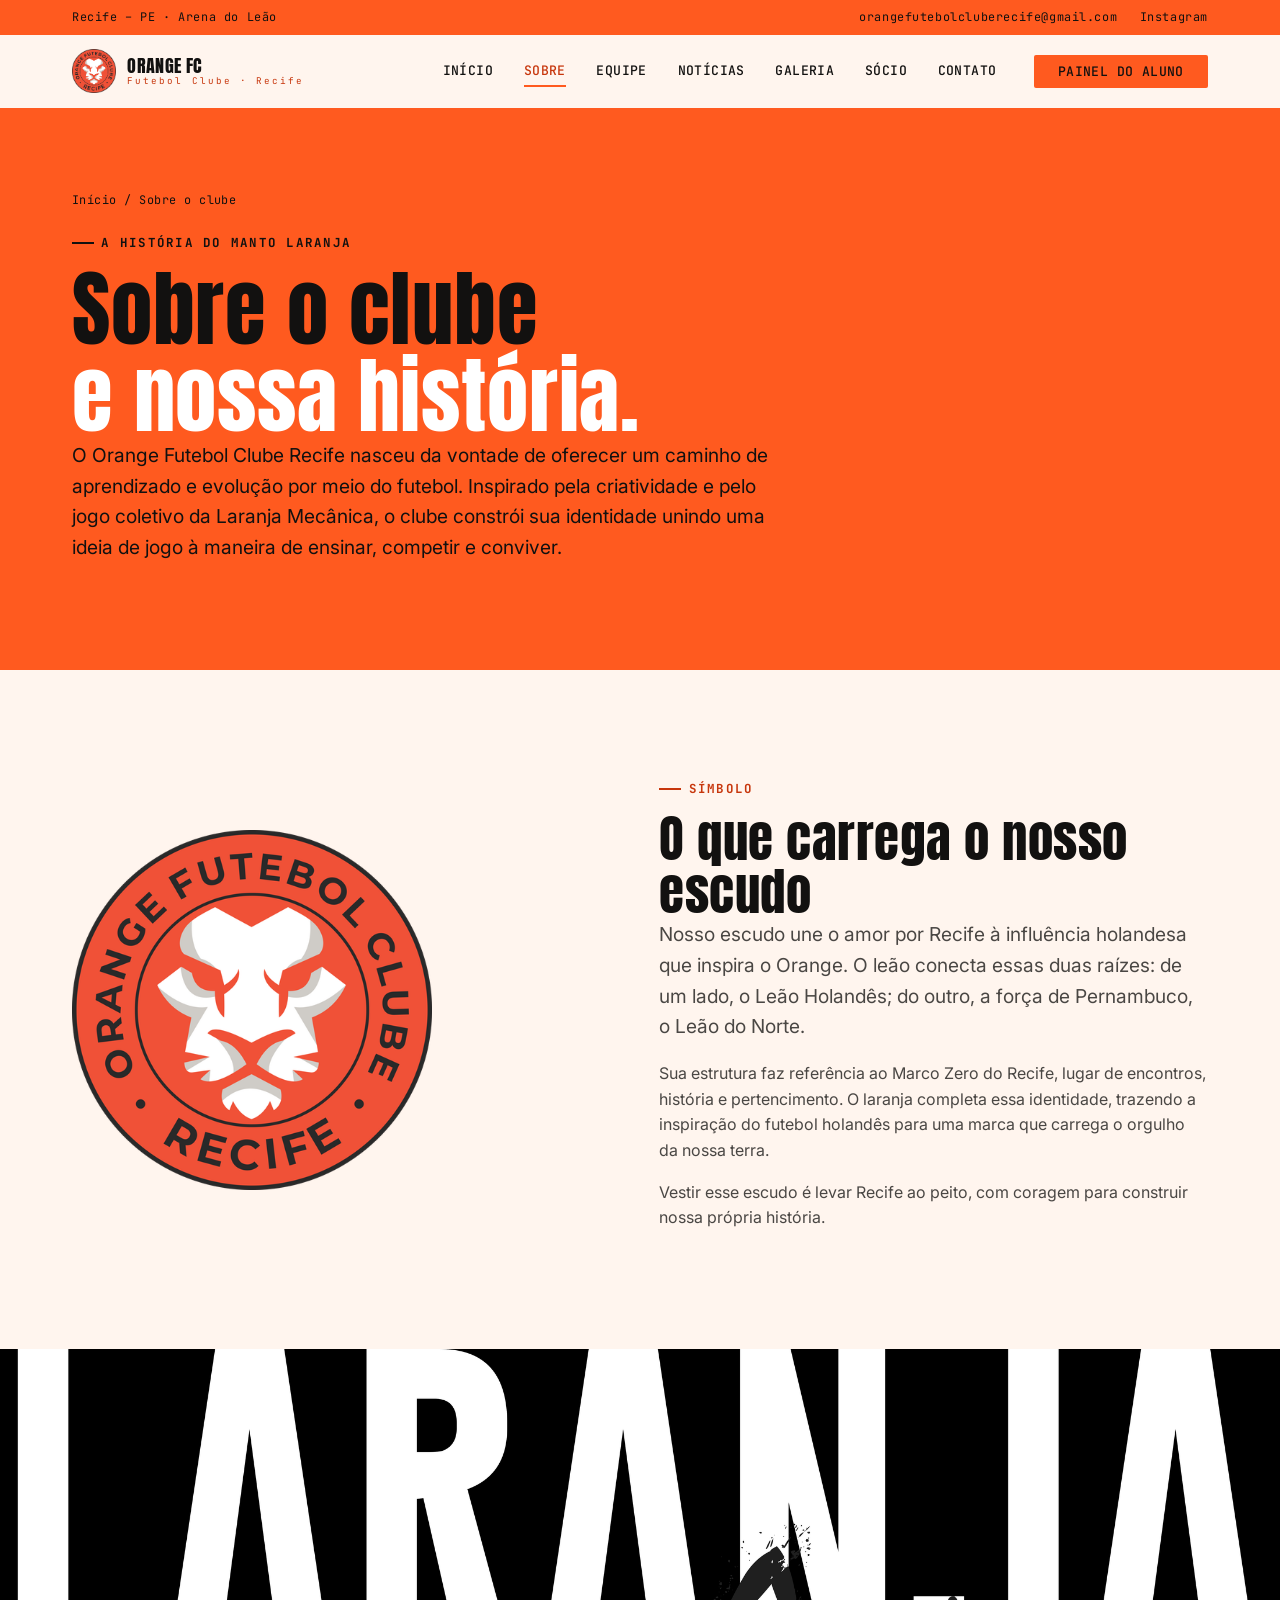
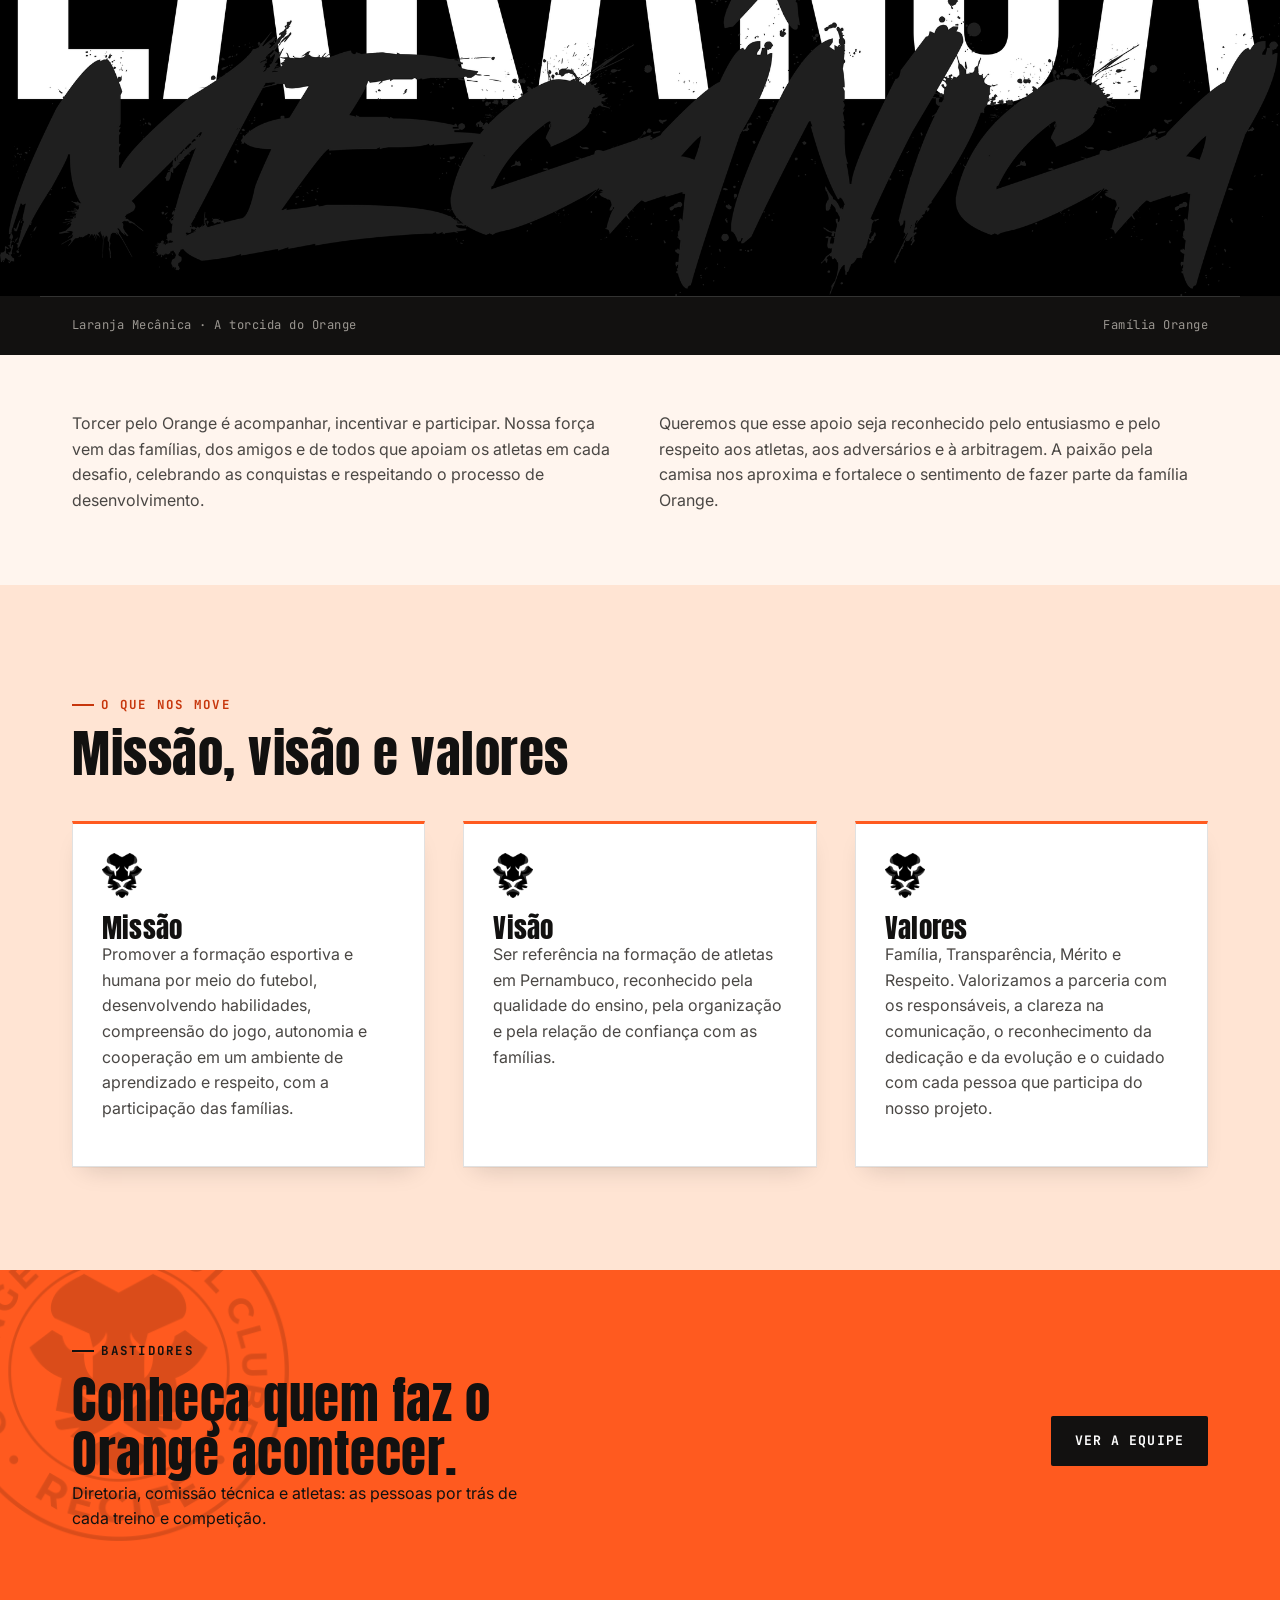
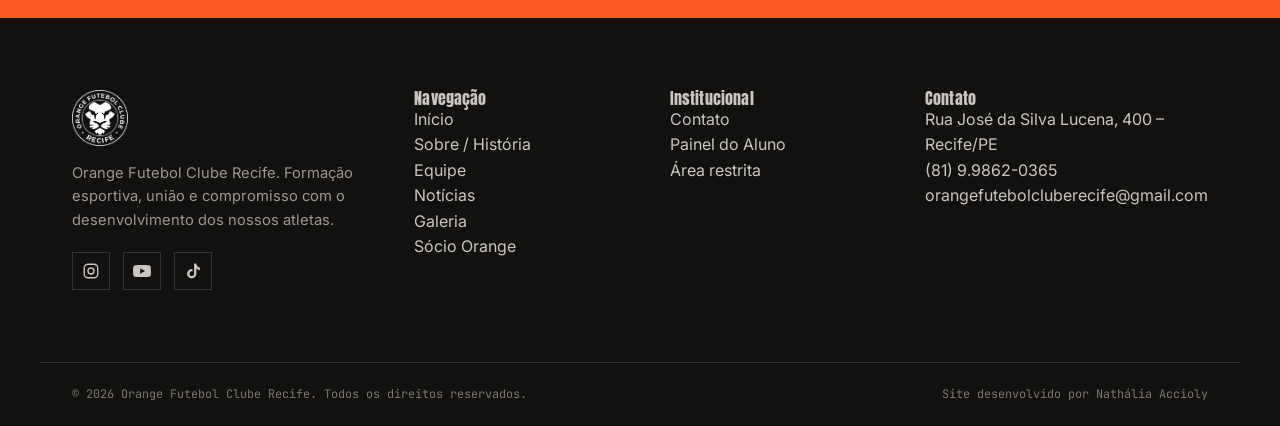
<file: sobre.html>
<!DOCTYPE html>
<html lang="pt-BR">
<head>
<meta charset="UTF-8">
<meta name="viewport" content="width=device-width, initial-scale=1.0">
<title>Sobre o Clube / História — Orange Futebol Clube Recife</title>
<meta name="description" content="Conheça a história, os valores e o significado do escudo do Orange Futebol Clube Recife.">
<link rel="icon" href="img/escudo-laranja-grande.png">
<link rel="stylesheet" href="css/style.css">
</head>
<body>
<a class="skip-link" href="#conteudo">Pular para o conteúdo</a>

<div class="topbar">
  <div class="container">
    <span>Recife – PE · Arena do Leão</span>
    <div class="topbar__links">
      <a href="mailto:orangefutebolcluberecife@gmail.com">orangefutebolcluberecife@gmail.com</a>
      <a href="https://www.instagram.com/orangefcrecife" target="_blank" rel="noopener">Instagram</a>
    </div>
  </div>
</div>

<header class="site-header">
  <div class="container">
    <a class="brand" href="index.html">
      <img src="img/escudo-laranja-grande.png" alt="Escudo do Orange Futebol Clube Recife">
      <span class="brand__name">ORANGE FC<small>Futebol Clube · Recife</small></span>
    </a>
    <nav class="nav" id="site-nav">
      <a href="index.html">Início</a>
      <a href="sobre.html" aria-current="page">Sobre</a>
      <a href="equipe.html">Equipe</a>
      <a href="noticias.html">Notícias</a>
      <a href="galeria.html">Galeria</a>
      <a href="socio.html">Sócio</a>
      <a href="contato.html">Contato</a>
      <a class="btn btn--primary nav__cta" href="#" target="_blank" rel="noopener">Painel do Aluno</a>
    </nav>
    <button class="nav-toggle" aria-label="Abrir menu" aria-expanded="false" aria-controls="site-nav"><span></span></button>
  </div>
</header>

<main id="conteudo">

  <section class="page-hero">
    <div class="container">
      <p class="breadcrumb"><a href="index.html">Início</a> / Sobre o clube</p>
      <p class="eyebrow">A história do manto laranja</p>
      <h1 class="h1">Sobre o clube<br><span class="text-orange">e nossa história.</span></h1>
      <p class="lede">O Orange Futebol Clube Recife nasceu da vontade de oferecer um caminho de aprendizado e evolução por meio do futebol. Inspirado pela criatividade e pelo jogo coletivo da Laranja Mecânica, o clube constrói sua identidade unindo uma ideia de jogo à maneira de ensinar, competir e conviver.</p>
    </div>
  </section>

  <!-- ============================= O ESCUDO ============================= -->
  <section class="section">
    <div class="container grid grid-2" style="align-items:center;">
      <img src="img/escudo-laranja-grande.png" alt="Escudo oficial do Orange Futebol Clube Recife" style="max-width:360px; width:100%;">
      <div>
        <p class="eyebrow">Símbolo</p>
        <h2 class="h2">O que carrega o nosso escudo</h2>
        <p class="lede">Nosso escudo une o amor por Recife à influência holandesa que inspira o Orange. O leão conecta essas duas raízes: de um lado, o Leão Holandês; do outro, a força de Pernambuco, o Leão do Norte.</p>
        <p style="color:#4A4744; max-width:60ch;">Sua estrutura faz referência ao Marco Zero do Recife, lugar de encontros, história e pertencimento. O laranja completa essa identidade, trazendo a inspiração do futebol holandês para uma marca que carrega o orgulho da nossa terra.</p>
        <p style="color:#4A4744; max-width:60ch;">Vestir esse escudo é levar Recife ao peito, com coragem para construir nossa própria história.</p>
      </div>
    </div>
  </section>

  <!-- ============================= A TORCIDA ============================= -->
  <section class="torcida-band" id="torcida">
    <img src="img/laranja-mecanica.png" alt="Arte da torcida Laranja Mecânica, nome da torcida organizada do Orange Futebol Clube">
    <div class="container torcida-band__caption">
      <span>Laranja Mecânica · A torcida do Orange</span>
      <span>Família Orange</span>
    </div>
  </section>
  <section class="section section--tight">
    <div class="container">
      <div class="grid grid-2">
        <p style="color:#4A4744;">Torcer pelo Orange é acompanhar, incentivar e participar. Nossa força vem das famílias, dos amigos e de todos que apoiam os atletas em cada desafio, celebrando as conquistas e respeitando o processo de desenvolvimento.</p>
        <p style="color:#4A4744;">Queremos que esse apoio seja reconhecido pelo entusiasmo e pelo respeito aos atletas, aos adversários e à arbitragem. A paixão pela camisa nos aproxima e fortalece o sentimento de fazer parte da família Orange.</p>
      </div>
    </div>
  </section>

  <!-- ============================= MISSÃO / VISÃO / VALORES ============================= -->
  <section class="section section--dim">
    <div class="container">
      <p class="eyebrow">O que nos move</p>
      <h2 class="h2" style="margin-bottom:2.5rem;">Missão, visão e valores</h2>
      <div class="grid grid-3">
        <div class="card" style="padding: 1.8rem;">
          <img src="img/leao-preto.png" alt="" style="width:40px; margin-bottom:1rem;">
          <h3 class="h3">Missão</h3>
          <p style="color:#4A4744;">Promover a formação esportiva e humana por meio do futebol, desenvolvendo habilidades, compreensão do jogo, autonomia e cooperação em um ambiente de aprendizado e respeito, com a participação das famílias.</p>
        </div>
        <div class="card" style="padding: 1.8rem;">
          <img src="img/leao-preto.png" alt="" style="width:40px; margin-bottom:1rem;">
          <h3 class="h3">Visão</h3>
          <p style="color:#4A4744;">Ser referência na formação de atletas em Pernambuco, reconhecido pela qualidade do ensino, pela organização e pela relação de confiança com as famílias.</p>
        </div>
        <div class="card" style="padding: 1.8rem;">
          <img src="img/leao-preto.png" alt="" style="width:40px; margin-bottom:1rem;">
          <h3 class="h3">Valores</h3>
          <p style="color:#4A4744;">Família, Transparência, Mérito e Respeito. Valorizamos a parceria com os responsáveis, a clareza na comunicação, o reconhecimento da dedicação e da evolução e o cuidado com cada pessoa que participa do nosso projeto.</p>
        </div>
      </div>
    </div>
  </section>

  <section class="cta-banner">
    <img class="cta-banner__lion" src="img/leao-watermark-1.png" alt="">
    <div class="container">
      <div>
        <p class="eyebrow">Bastidores</p>
        <h2 class="h2">Conheça quem faz o Orange acontecer.</h2>
        <p>Diretoria, comissão técnica e atletas: as pessoas por trás de cada treino e competição.</p>
      </div>
      <a class="btn btn--primary" href="equipe.html">Ver a equipe</a>
    </div>
  </section>

</main>

<footer class="site-footer">
  <div class="container footer__top">
    <div class="footer__brand">
      <img src="img/escudo-preto.png" alt="Escudo do Orange Futebol Clube Recife" style="filter: brightness(0) invert(1);">
      <p>Orange Futebol Clube Recife. Formação esportiva, união e compromisso com o desenvolvimento dos nossos atletas.</p>
      <div class="footer__social">
        <a href="https://www.instagram.com/orangefcrecife" target="_blank" rel="noopener" aria-label="Instagram"><svg viewBox="0 0 24 24" fill="none" stroke="currentColor" stroke-width="1.8"><rect x="3" y="3" width="18" height="18" rx="5"/><circle cx="12" cy="12" r="4"/><circle cx="17.3" cy="6.7" r="0.6" fill="currentColor" stroke="none"/></svg></a>
        <a href="https://www.youtube.com/@OrangeFCTV" target="_blank" rel="noopener" aria-label="YouTube"><svg viewBox="0 0 24 24" fill="currentColor"><path d="M23.5 6.5a3 3 0 0 0-2.1-2.1C19.4 4 12 4 12 4s-7.4 0-9.4.4A3 3 0 0 0 .5 6.5 31 31 0 0 0 0 12a31 31 0 0 0 .5 5.5 3 3 0 0 0 2.1 2.1C4.6 20 12 20 12 20s7.4 0 9.4-.4a3 3 0 0 0 2.1-2.1A31 31 0 0 0 24 12a31 31 0 0 0-.5-5.5ZM9.6 15.5v-7l6.4 3.5-6.4 3.5Z"/></svg></a>
        <a href="https://www.tiktok.com/@orangefutebolclube?fbclid=PAZXh0bgNhZW0CMTEAc3J0YwZhcHBfaWQPOTM2NjE5NzQzMzkyNDU5AAGncn7fJ7lJf-_yy7QkRusksurrQ2B-Ny7nEwebhchWkfzwAkJFWrCmd3XKHKI_aem_UQXf-0J1FJy_58L8Z5Jw7w" target="_blank" rel="noopener" aria-label="TikTok"><svg viewBox="0 0 24 24" fill="currentColor"><path d="M16.5 2h-3.1v13.6a3 3 0 1 1-2.1-2.9v-3.2a6.2 6.2 0 1 0 5.2 6.1V9.1a8.4 8.4 0 0 0 4.9 1.6V7.6a5.1 5.1 0 0 1-3.4-2A5 5 0 0 1 16.5 2Z"/></svg></a>
      </div>
    </div>
    <div class="footer__nav">
      <h4>Navegação</h4>
      <ul>
        <li><a href="index.html">Início</a></li>
        <li><a href="sobre.html">Sobre / História</a></li>
        <li><a href="equipe.html">Equipe</a></li>
        <li><a href="noticias.html">Notícias</a></li>
        <li><a href="galeria.html">Galeria</a></li>
        <li><a href="socio.html">Sócio Orange</a></li>
      </ul>
    </div>
    <div class="footer__nav">
      <h4>Institucional</h4>
      <ul>
        <li><a href="contato.html">Contato</a></li>
        <li><a href="#" target="_blank" rel="noopener">Painel do Aluno</a></li>
        <li><a href="admin.html">Área restrita</a></li>
      </ul>
    </div>
    <div class="footer__contact">
      <h4>Contato</h4>
      <ul>
        <li>Rua José da Silva Lucena, 400 – Recife/PE</li>
        <li><a href="tel:+5581998620365">(81) 9.9862-0365</a></li>
        <li><a href="mailto:orangefutebolcluberecife@gmail.com">orangefutebolcluberecife@gmail.com</a></li>
      </ul>
    </div>
  </div>
  <div class="container footer__bottom">
    <span>© 2026 Orange Futebol Clube Recife. Todos os direitos reservados.</span>
    <span>Site desenvolvido por Nathália Accioly</span>
  </div>
</footer>

<script src="js/main.js"></script>
</body>
</html>
</file>
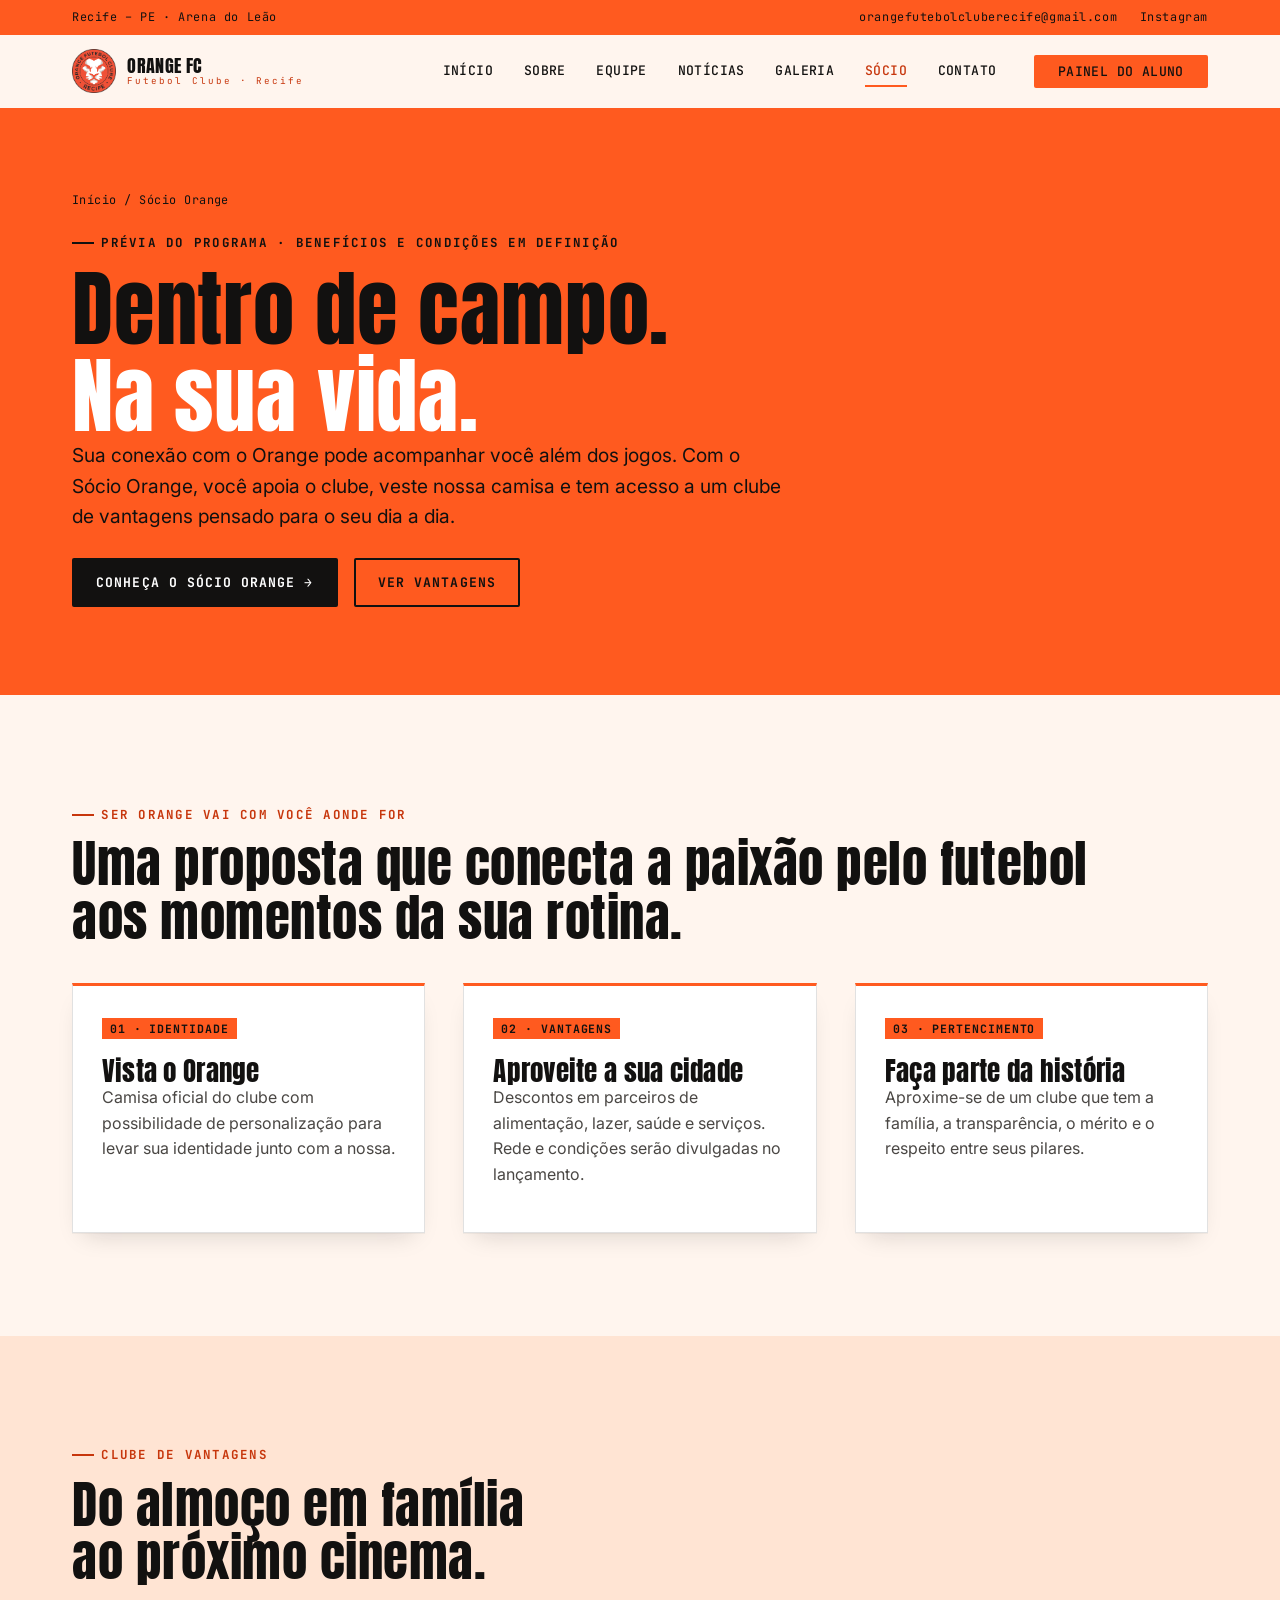
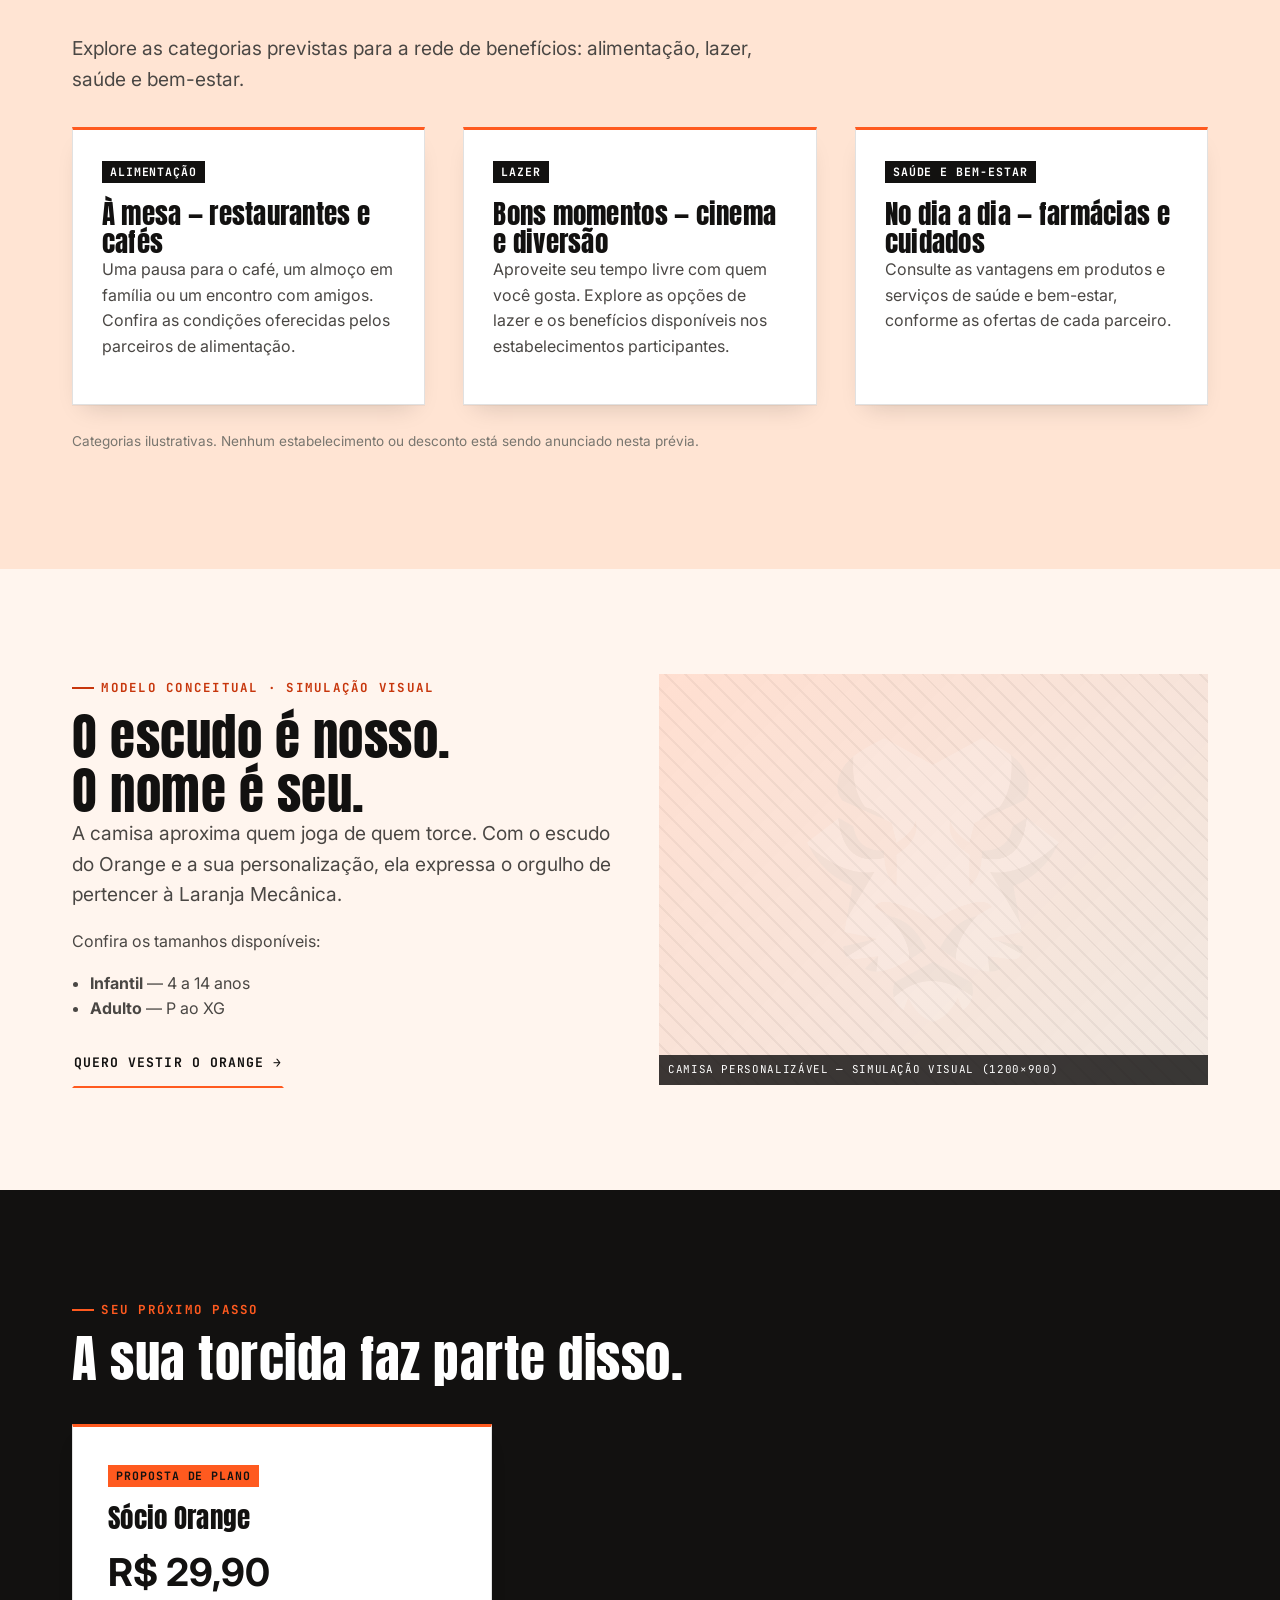
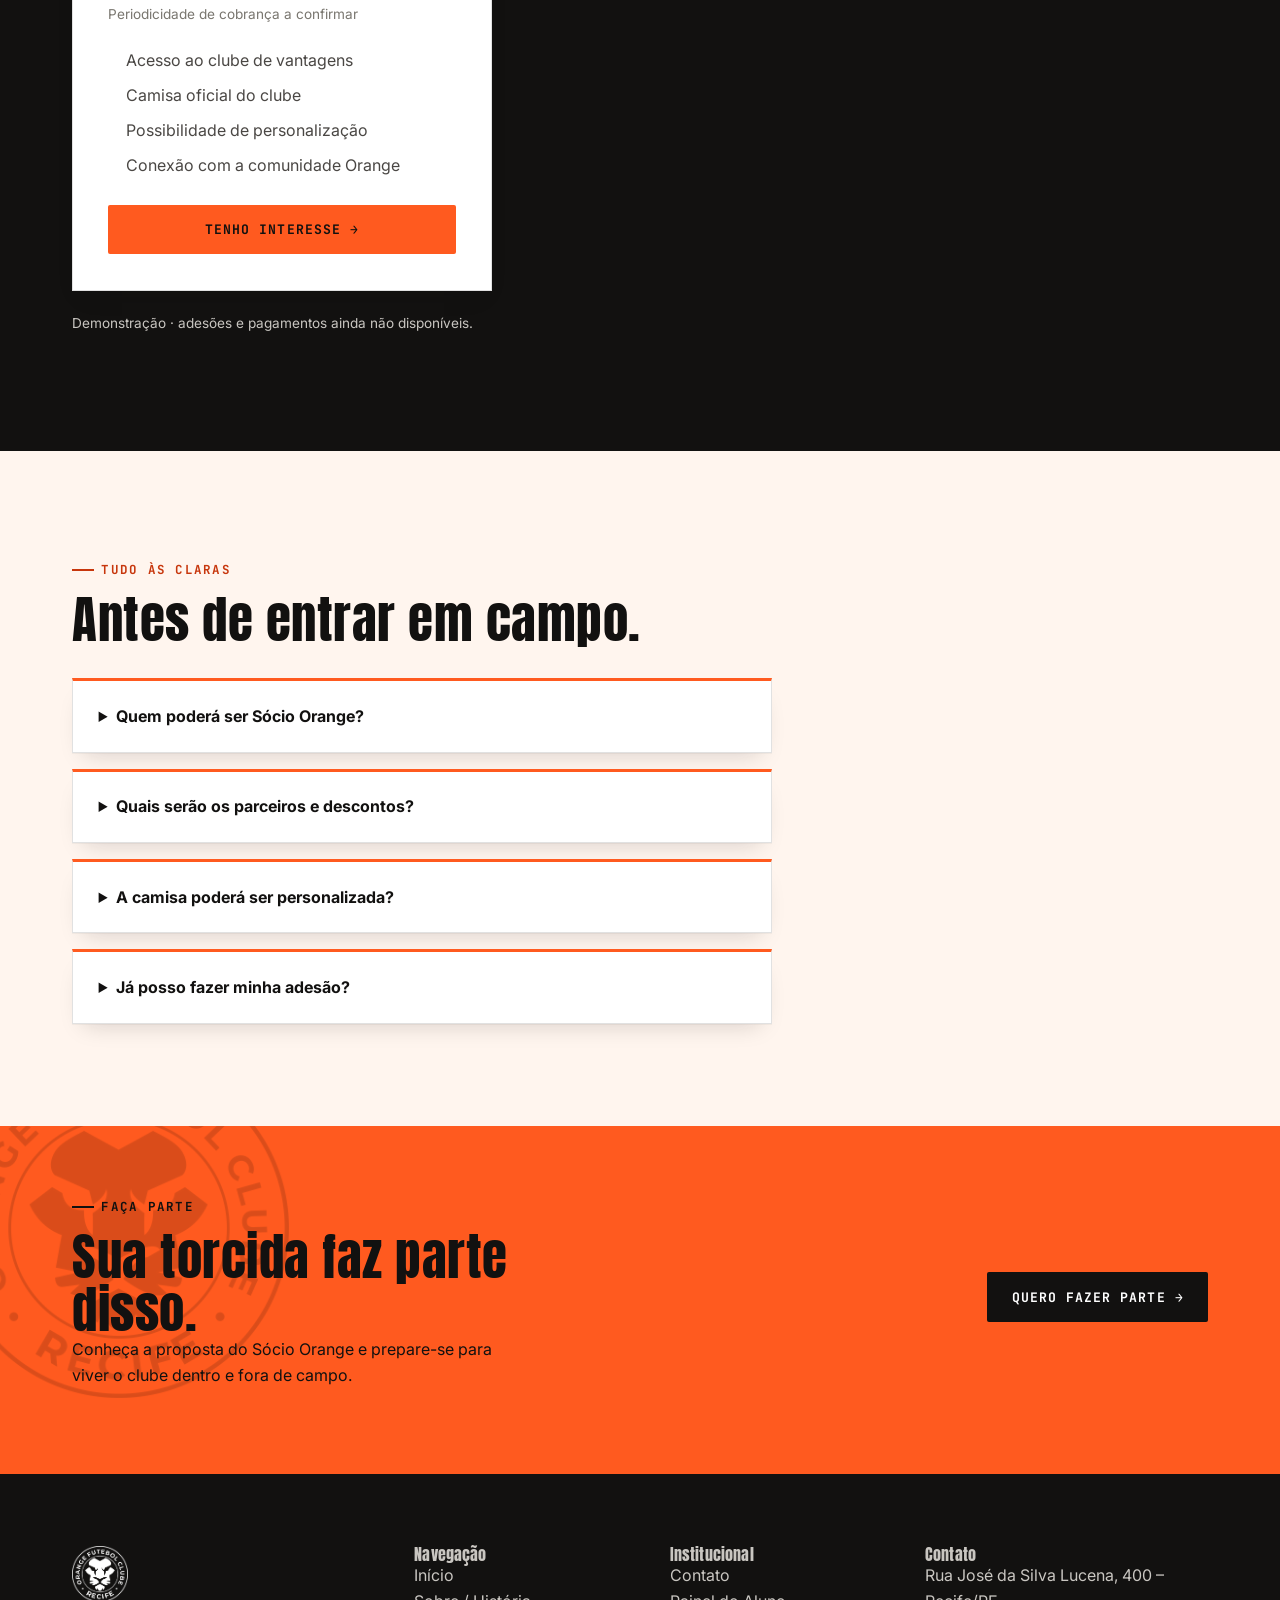
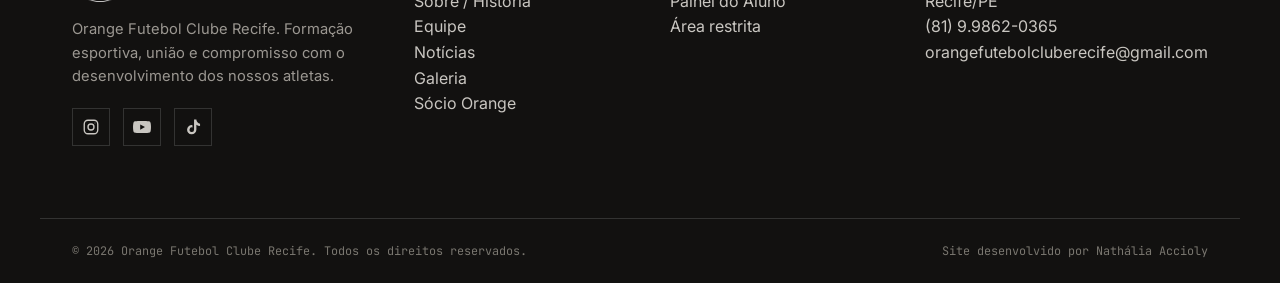
<file: socio.html>
<!DOCTYPE html>
<html lang="pt-BR">
<head>
<meta charset="UTF-8">
<meta name="viewport" content="width=device-width, initial-scale=1.0">
<title>Sócio Orange — Orange Futebol Clube Recife</title>
<meta name="description" content="Conheça o Sócio Orange: o clube de vantagens do Orange Futebol Clube Recife. Camisa oficial, descontos com parceiros e conexão com a comunidade Orange.">
<link rel="icon" href="img/escudo-laranja-grande.png">
<link rel="stylesheet" href="css/style.css">
</head>
<body>
<a class="skip-link" href="#conteudo">Pular para o conteúdo</a>

<div class="topbar">
  <div class="container">
    <span>Recife – PE · Arena do Leão</span>
    <div class="topbar__links">
      <a href="mailto:orangefutebolcluberecife@gmail.com">orangefutebolcluberecife@gmail.com</a>
      <a href="https://www.instagram.com/orangefcrecife" target="_blank" rel="noopener">Instagram</a>
    </div>
  </div>
</div>

<header class="site-header">
  <div class="container">
    <a class="brand" href="index.html">
      <img src="img/escudo-laranja-grande.png" alt="Escudo do Orange Futebol Clube Recife">
      <span class="brand__name">ORANGE FC<small>Futebol Clube · Recife</small></span>
    </a>
    <nav class="nav" id="site-nav">
      <a href="index.html">Início</a>
      <a href="sobre.html">Sobre</a>
      <a href="equipe.html">Equipe</a>
      <a href="noticias.html">Notícias</a>
      <a href="galeria.html">Galeria</a>
      <a href="socio.html" aria-current="page">Sócio</a>
      <a href="contato.html">Contato</a>
      <a class="btn btn--primary nav__cta" href="#" target="_blank" rel="noopener">Painel do Aluno</a>
    </nav>
    <button class="nav-toggle" aria-label="Abrir menu" aria-expanded="false" aria-controls="site-nav"><span></span></button>
  </div>
</header>

<main id="conteudo">

  <!-- ============================= HERO ============================= -->
  <section class="page-hero">
    <div class="container">
      <p class="breadcrumb"><a href="index.html">Início</a> / Sócio Orange</p>
      <p class="eyebrow">Prévia do programa · benefícios e condições em definição</p>
      <h1 class="h1">Dentro de campo.<br><span class="text-orange">Na sua vida.</span></h1>
      <p class="lede">Sua conexão com o Orange pode acompanhar você além dos jogos. Com o Sócio Orange, você apoia o clube, veste nossa camisa e tem acesso a um clube de vantagens pensado para o seu dia a dia.</p>
      <div class="hero__actions" style="margin-top:1.6rem;">
        <a class="btn btn--primary" href="#plano">Conheça o Sócio Orange →</a>
        <a class="btn btn--outline" href="#vantagens">Ver vantagens</a>
      </div>
    </div>
  </section>

  <!-- ============================= PILARES ============================= -->
  <section class="section" id="vantagens">
    <div class="container">
      <p class="eyebrow">Ser Orange vai com você aonde for</p>
      <h2 class="h2" style="margin-bottom:0.6rem;">Uma proposta que conecta a paixão pelo futebol<br>aos momentos da sua rotina.</h2>

      <div class="grid grid-3" style="margin-top:2.4rem;">
        <div class="card" style="padding:1.8rem;">
          <span class="tag tag--orange">01 · Identidade</span>
          <h3 class="h3" style="margin-top:1rem;">Vista o Orange</h3>
          <p style="color:#4A4744;">Camisa oficial do clube com possibilidade de personalização para levar sua identidade junto com a nossa.</p>
        </div>
        <div class="card" style="padding:1.8rem;">
          <span class="tag tag--orange">02 · Vantagens</span>
          <h3 class="h3" style="margin-top:1rem;">Aproveite a sua cidade</h3>
          <p style="color:#4A4744;">Descontos em parceiros de alimentação, lazer, saúde e serviços. Rede e condições serão divulgadas no lançamento.</p>
        </div>
        <div class="card" style="padding:1.8rem;">
          <span class="tag tag--orange">03 · Pertencimento</span>
          <h3 class="h3" style="margin-top:1rem;">Faça parte da história</h3>
          <p style="color:#4A4744;">Aproxime-se de um clube que tem a família, a transparência, o mérito e o respeito entre seus pilares.</p>
        </div>
      </div>
    </div>
  </section>

  <!-- ============================= CLUBE DE VANTAGENS ============================= -->
  <section class="section section--dim" id="parceiros">
    <div class="container">
      <div class="section-head">
        <div>
          <p class="eyebrow">Clube de vantagens</p>
          <h2 class="h2">Do almoço em família<br>ao próximo cinema.</h2>
        </div>
      </div>
      <p class="lede" style="margin-bottom:2rem;">Explore as categorias previstas para a rede de benefícios: alimentação, lazer, saúde e bem-estar.</p>

      <div class="grid grid-3">
        <div class="card" style="padding:1.8rem;">
          <span class="tag">Alimentação</span>
          <h3 class="h3" style="margin-top:1rem;">À mesa — restaurantes e cafés</h3>
          <p style="color:#4A4744;">Uma pausa para o café, um almoço em família ou um encontro com amigos. Confira as condições oferecidas pelos parceiros de alimentação.</p>
        </div>
        <div class="card" style="padding:1.8rem;">
          <span class="tag">Lazer</span>
          <h3 class="h3" style="margin-top:1rem;">Bons momentos — cinema e diversão</h3>
          <p style="color:#4A4744;">Aproveite seu tempo livre com quem você gosta. Explore as opções de lazer e os benefícios disponíveis nos estabelecimentos participantes.</p>
        </div>
        <div class="card" style="padding:1.8rem;">
          <span class="tag">Saúde e bem-estar</span>
          <h3 class="h3" style="margin-top:1rem;">No dia a dia — farmácias e cuidados</h3>
          <p style="color:#4A4744;">Consulte as vantagens em produtos e serviços de saúde e bem-estar, conforme as ofertas de cada parceiro.</p>
        </div>
      </div>
      <p style="color:#79766F; font-size:.85rem; margin-top:1.6rem;">Categorias ilustrativas. Nenhum estabelecimento ou desconto está sendo anunciado nesta prévia.</p>
    </div>
  </section>

  <!-- ============================= SUA CAMISA ============================= -->
  <section class="section" id="camisa">
    <div class="container grid grid-2" style="align-items:center;">
      <div>
        <p class="eyebrow">Modelo conceitual · simulação visual</p>
        <h2 class="h2">O escudo é nosso.<br>O nome é seu.</h2>
        <p class="lede">A camisa aproxima quem joga de quem torce. Com o escudo do Orange e a sua personalização, ela expressa o orgulho de pertencer à Laranja Mecânica.</p>
        <p style="color:#4A4744; max-width:60ch;">Confira os tamanhos disponíveis:</p>
        <ul style="color:#4A4744; padding-left:1.1rem; list-style:disc;">
          <li><strong>Infantil</strong> — 4 a 14 anos</li>
          <li><strong>Adulto</strong> — P ao XG</li>
        </ul>
        <a class="btn btn--ghost" href="#plano" style="margin-top:1rem;">Quero vestir o Orange →</a>
      </div>
      <div class="ph ph--4x3">
        <span>Camisa personalizável — simulação visual (1200×900)</span>
      </div>
    </div>
  </section>

  <!-- ============================= PLANO ============================= -->
  <section class="section section--dark" id="plano">
    <div class="container">
      <p class="eyebrow">Seu próximo passo</p>
      <h2 class="h2" style="margin-bottom:2.4rem;">A sua torcida faz parte disso.</h2>

      <div class="card" style="padding:2.2rem; max-width:420px; color:var(--ink);">
        <span class="tag tag--orange">Proposta de plano</span>
        <h3 class="h3" style="margin-top:1rem;">Sócio Orange</h3>
        <p style="font-size:2.4rem; font-weight:700; margin:.6rem 0 0;">R$ 29,90</p>
        <p style="color:#79766F; font-size:.85rem; margin-bottom:1.4rem;">Periodicidade de cobrança a confirmar</p>
        <ul style="color:#4A4744; display:flex; flex-direction:column; gap:.6rem; margin-bottom:1.6rem; padding-left:1.1rem;">
          <li>Acesso ao clube de vantagens</li>
          <li>Camisa oficial do clube</li>
          <li>Possibilidade de personalização</li>
          <li>Conexão com a comunidade Orange</li>
        </ul>
        <a class="btn btn--primary" href="contato.html" style="width:100%; justify-content:center;">Tenho interesse →</a>
      </div>
      <p style="color:#C9C6C1; font-size:.85rem; margin-top:1.4rem;">Demonstração · adesões e pagamentos ainda não disponíveis.</p>
    </div>
  </section>

  <!-- ============================= FAQ ============================= -->
  <section class="section">
    <div class="container">
      <p class="eyebrow">Tudo às claras</p>
      <h2 class="h2" style="margin-bottom:2rem;">Antes de entrar em campo.</h2>

      <div style="display:flex; flex-direction:column; gap:1rem; max-width:70ch;">
        <details class="card" style="padding:1.4rem 1.6rem;">
          <summary style="cursor:pointer; font-weight:700;">Quem poderá ser Sócio Orange?</summary>
          <p style="color:#4A4744; margin-top:.8rem;">A proposta é acolher torcedores, familiares dos atletas e pessoas que desejem se aproximar do clube. Os critérios serão apresentados no regulamento.</p>
        </details>
        <details class="card" style="padding:1.4rem 1.6rem;">
          <summary style="cursor:pointer; font-weight:700;">Quais serão os parceiros e descontos?</summary>
          <p style="color:#4A4744; margin-top:.8rem;">A rede está em definição. Cada oferta terá estabelecimento, unidades participantes, validade e condições de uso informados no lançamento.</p>
        </details>
        <details class="card" style="padding:1.4rem 1.6rem;">
          <summary style="cursor:pointer; font-weight:700;">A camisa poderá ser personalizada?</summary>
          <p style="color:#4A4744; margin-top:.8rem;">Essa é a proposta do programa. As opções e condições serão informadas antes da compra. A camisa desta página é uma ilustração conceitual.</p>
        </details>
        <details class="card" style="padding:1.4rem 1.6rem;">
          <summary style="cursor:pointer; font-weight:700;">Já posso fazer minha adesão?</summary>
          <p style="color:#4A4744; margin-top:.8rem;">Esta é uma prévia visual. A periodicidade da cobrança e o atendimento de adesão ainda precisam ser configurados.</p>
        </details>
      </div>
    </div>
  </section>

  <!-- ============================= CTA ============================= -->
  <section class="cta-banner">
    <img class="cta-banner__lion" src="img/leao-watermark-1.png" alt="">
    <div class="container">
      <div>
        <p class="eyebrow">Faça parte</p>
        <h2 class="h2">Sua torcida faz parte disso.</h2>
        <p>Conheça a proposta do Sócio Orange e prepare-se para viver o clube dentro e fora de campo.</p>
      </div>
      <a class="btn btn--primary" href="contato.html">Quero fazer parte →</a>
    </div>
  </section>

</main>

<footer class="site-footer">
  <div class="container footer__top">
    <div class="footer__brand">
      <img src="img/escudo-preto.png" alt="Escudo do Orange Futebol Clube Recife" style="filter: brightness(0) invert(1);">
      <p>Orange Futebol Clube Recife. Formação esportiva, união e compromisso com o desenvolvimento dos nossos atletas.</p>
      <div class="footer__social">
        <a href="https://www.instagram.com/orangefcrecife" target="_blank" rel="noopener" aria-label="Instagram"><svg viewBox="0 0 24 24" fill="none" stroke="currentColor" stroke-width="1.8"><rect x="3" y="3" width="18" height="18" rx="5"/><circle cx="12" cy="12" r="4"/><circle cx="17.3" cy="6.7" r="0.6" fill="currentColor" stroke="none"/></svg></a>
        <a href="https://www.youtube.com/@OrangeFCTV" target="_blank" rel="noopener" aria-label="YouTube"><svg viewBox="0 0 24 24" fill="currentColor"><path d="M23.5 6.5a3 3 0 0 0-2.1-2.1C19.4 4 12 4 12 4s-7.4 0-9.4.4A3 3 0 0 0 .5 6.5 31 31 0 0 0 0 12a31 31 0 0 0 .5 5.5 3 3 0 0 0 2.1 2.1C4.6 20 12 20 12 20s7.4 0 9.4-.4a3 3 0 0 0 2.1-2.1A31 31 0 0 0 24 12a31 31 0 0 0-.5-5.5ZM9.6 15.5v-7l6.4 3.5-6.4 3.5Z"/></svg></a>
        <a href="https://www.tiktok.com/@orangefutebolclube?fbclid=PAZXh0bgNhZW0CMTEAc3J0YwZhcHBfaWQPOTM2NjE5NzQzMzkyNDU5AAGncn7fJ7lJf-_yy7QkRusksurrQ2B-Ny7nEwebhchWkfzwAkJFWrCmd3XKHKI_aem_UQXf-0J1FJy_58L8Z5Jw7w" target="_blank" rel="noopener" aria-label="TikTok"><svg viewBox="0 0 24 24" fill="currentColor"><path d="M16.5 2h-3.1v13.6a3 3 0 1 1-2.1-2.9v-3.2a6.2 6.2 0 1 0 5.2 6.1V9.1a8.4 8.4 0 0 0 4.9 1.6V7.6a5.1 5.1 0 0 1-3.4-2A5 5 0 0 1 16.5 2Z"/></svg></a>
      </div>
    </div>
    <div class="footer__nav">
      <h4>Navegação</h4>
      <ul>
        <li><a href="index.html">Início</a></li>
        <li><a href="sobre.html">Sobre / História</a></li>
        <li><a href="equipe.html">Equipe</a></li>
        <li><a href="noticias.html">Notícias</a></li>
        <li><a href="galeria.html">Galeria</a></li>
        <li><a href="socio.html">Sócio Orange</a></li>
      </ul>
    </div>
    <div class="footer__nav">
      <h4>Institucional</h4>
      <ul>
        <li><a href="contato.html">Contato</a></li>
        <li><a href="#" target="_blank" rel="noopener">Painel do Aluno</a></li>
        <li><a href="admin.html">Área restrita</a></li>
      </ul>
    </div>
    <div class="footer__contact">
      <h4>Contato</h4>
      <ul>
        <li>Rua José da Silva Lucena, 400 – Recife/PE</li>
        <li><a href="tel:+5581998620365">(81) 9.9862-0365</a></li>
        <li><a href="mailto:orangefutebolcluberecife@gmail.com">orangefutebolcluberecife@gmail.com</a></li>
      </ul>
    </div>
  </div>
  <div class="container footer__bottom">
    <span>© 2026 Orange Futebol Clube Recife. Todos os direitos reservados.</span>
    <span>Site desenvolvido por Nathália Accioly</span>
  </div>
</footer>

<script src="js/main.js"></script>
</body>
</html>
</file>
<file: css/style.css>
/* ==========================================================================
   ORANGE FUTEBOL CLUBE RECIFE — STYLESHEET BASE
   Estrutura: 1. Fontes  2. Tokens  3. Reset  4. Utilitários  5. Header
   6. Footer  7. Componentes  8. Páginas  9. Responsivo
   ========================================================================== */

@import url('https://fonts.googleapis.com/css2?family=Anton&family=Inter:wght@400;500;600;700;800&family=JetBrains+Mono:wght@400;500;700&display=swap');

/* --------------------------------------------------------------------------
   2. DESIGN TOKENS
   -------------------------------------------------------------------------- */
:root{
  /* Cores da marca — extraídas do escudo oficial */
  --orange:        #FF5A1F;
  --orange-deep:   #C7360C;
  --orange-light:  #FFDCC8;
  --ink:           #121110;
  --ink-soft:      #1D1B19;
  --paper:         #FFF5EE; /* fundo levemente alaranjado */
  --paper-dim:     #FFE4D3;
  --white:         #FFFFFF;
  --line:          rgba(18,17,16,.12);
  --line-on-dark:  rgba(255,255,255,.14);

  /* Tipografia */
  --font-display: 'Anton', sans-serif;
  --font-body:    'Inter', sans-serif;
  --font-mono:    'JetBrains Mono', monospace;

  /* Espaçamento & layout */
  --container: 1200px;
  --gap: clamp(1.25rem, 3vw, 2.5rem);
  --radius: 2px; /* identidade angular — quase sem curvas */

  --shadow-card: 0 1px 0 rgba(18,17,16,.04), 0 12px 24px -12px rgba(18,17,16,.18);
}

/* --------------------------------------------------------------------------
   3. RESET
   -------------------------------------------------------------------------- */
*, *::before, *::after{ box-sizing: border-box; }
html{ scroll-behavior: smooth; }
body{
  margin: 0;
  font-family: var(--font-body);
  color: var(--ink);
  background: var(--paper);
  -webkit-font-smoothing: antialiased;
  line-height: 1.6;
}
img{ max-width: 100%; display: block; }
a{ color: inherit; text-decoration: none; }
ul{ list-style: none; margin: 0; padding: 0; }
button{ font-family: inherit; cursor: pointer; }
input, textarea, select{ font-family: inherit; font-size: 1rem; }
h1,h2,h3,h4{ font-family: var(--font-display); font-weight: 400; line-height: 1.05; margin: 0; letter-spacing: .01em; }
p{ margin: 0 0 1em; }
:focus-visible{ outline: 3px solid var(--orange); outline-offset: 2px; }

@media (prefers-reduced-motion: reduce){
  *{ animation-duration: .001ms !important; animation-iteration-count: 1 !important; transition-duration: .001ms !important; scroll-behavior: auto !important; }
}

/* --------------------------------------------------------------------------
   4. UTILITÁRIOS
   -------------------------------------------------------------------------- */
.container{
  width: 100%;
  max-width: var(--container);
  margin-inline: auto;
  padding-inline: clamp(1.25rem, 4vw, 2rem);
}
.section{ padding-block: clamp(3.5rem, 8vw, 6.5rem); }
.section--tight{ padding-block: clamp(2rem, 5vw, 3.5rem); }
.section--dark{ background: var(--ink); color: var(--white); }
.section--orange{ background: var(--orange); color: var(--ink); }
.section--dim{ background: var(--paper-dim); }

.eyebrow{
  display: inline-flex;
  align-items: center;
  gap: .6em;
  font-family: var(--font-mono);
  font-size: .78rem;
  font-weight: 700;
  letter-spacing: .18em;
  text-transform: uppercase;
  color: var(--orange-deep);
}
.section--dark .eyebrow{ color: var(--orange); }
.eyebrow::before{
  content: "";
  width: 22px; height: 2px;
  background: currentColor;
  display: inline-block;
}

.h1{ font-size: clamp(2.6rem, 6.5vw, 5.4rem); }
.h2{ font-size: clamp(2rem, 4.6vw, 3.2rem); }
.h3{ font-size: clamp(1.35rem, 2.6vw, 1.7rem); }
.lede{ font-size: clamp(1.05rem, 1.6vw, 1.2rem); color: #4A4744; max-width: 60ch; }
.section--dark .lede, .page-hero .lede{ color: #C9C6C1; }

.text-orange{ color: var(--orange); }

.btn{
  display: inline-flex;
  align-items: center;
  gap: .55em;
  padding: .95em 1.7em;
  font-family: var(--font-mono);
  font-weight: 700;
  font-size: .82rem;
  letter-spacing: .08em;
  text-transform: uppercase;
  border: 2px solid transparent;
  border-radius: var(--radius);
  transition: transform .18s ease, background-color .18s ease, color .18s ease, border-color .18s ease;
  white-space: nowrap;
}
.btn:hover{ transform: translateY(-2px); }
.btn--primary{ background: var(--orange); color: var(--ink); }
.btn--primary:hover{ background: var(--ink); color: var(--white); }
.btn--outline{ border-color: currentColor; background: transparent; }
.btn--outline:hover{ background: var(--ink); color: var(--white); border-color: var(--ink); }
.section--dark .btn--outline{ border-color: var(--line-on-dark); }
.section--dark .btn--outline:hover{ background: var(--white); color: var(--ink); border-color: var(--white); }
.btn--ghost{ background: transparent; color: inherit; padding-inline: 0; border-bottom: 2px solid var(--orange); border-radius: 0; }
.btn--ghost:hover{ transform: none; color: var(--orange-deep); }

.tag{
  font-family: var(--font-mono);
  font-size: .72rem;
  font-weight: 700;
  letter-spacing: .08em;
  text-transform: uppercase;
  padding: .3em .7em;
  background: var(--ink);
  color: var(--white);
}
.tag--orange{ background: var(--orange); color: var(--ink); }

.grid{ display: grid; gap: var(--gap); }
.grid-2{ grid-template-columns: repeat(2, 1fr); }
.grid-3{ grid-template-columns: repeat(3, 1fr); }
.grid-4{ grid-template-columns: repeat(4, 1fr); }

.card{
  background: var(--white);
  border: 1px solid var(--line);
  box-shadow: var(--shadow-card);
}

/* Ph = placeholder de imagem (substituir pelas fotos reais do clube) */
.ph{
  position: relative;
  display: flex;
  align-items: flex-end;
  overflow: hidden;
  background:
    linear-gradient(135deg, rgba(255,90,31,.14), rgba(18,17,16,.06)),
    repeating-linear-gradient(45deg, rgba(18,17,16,.05) 0 2px, transparent 2px 14px);
  color: var(--ink);
}
.ph::before{
  content: "";
  position: absolute; inset: 0;
  background-image: url('../img/leao-watermark-2.png');
  background-repeat: no-repeat;
  background-position: center;
  background-size: 46%;
  opacity: .16;
}
.ph span{
  position: relative;
  display: block;
  width: 100%;
  padding: .6em .8em;
  font-family: var(--font-mono);
  font-size: .68rem;
  letter-spacing: .06em;
  text-transform: uppercase;
  background: rgba(18,17,16,.82);
  color: var(--white);
}
.ph--1x1{ aspect-ratio: 1/1; }
.ph--4x3{ aspect-ratio: 4/3; }
.ph--16x9{ aspect-ratio: 16/9; }
.ph--3x4{ aspect-ratio: 3/4; }

/* Divisor angular — corte diagonal entre seções, ecoa as bordas do brasão */
.angle-cut{
  position: relative;
  clip-path: polygon(0 3.2vw, 100% 0, 100% 100%, 0 100%);
  margin-top: clamp(-3rem,-4.5vw,-2rem);
}
.angle-cut-bottom{
  clip-path: polygon(0 0, 100% 0, 100% 100%, 0 calc(100% - 3.2vw));
}

/* Perfuração estilo ingresso — usada na faixa de próximo jogo */
.ticket-edge{
  height: 14px;
  background-image: radial-gradient(circle 7px, var(--paper) 7px, transparent 7.5px);
  background-size: 34px 14px;
  background-repeat: repeat-x;
  background-position: center;
}
.ticket-edge--dark{ background-image: radial-gradient(circle 7px, var(--ink) 7px, transparent 7.5px); }

/* --------------------------------------------------------------------------
   5. HEADER
   -------------------------------------------------------------------------- */
.topbar{
  background: var(--ink);
  color: #C9C6C1;
  font-family: var(--font-mono);
  font-size: .74rem;
  letter-spacing: .05em;
}
.topbar .container{
  display: flex;
  align-items: center;
  justify-content: space-between;
  padding-block: .5rem;
  gap: 1rem;
}
.topbar a:hover{ color: var(--orange); }
.topbar__links{ display: flex; gap: 1.4rem; }

.site-header{
  position: sticky;
  top: 0;
  z-index: 50;
  background: var(--paper);
  border-bottom: 1px solid var(--line);
}
.site-header .container{
  display: flex;
  align-items: center;
  justify-content: space-between;
  padding-block: .9rem;
  gap: 1.5rem;
}
.brand{ display: flex; align-items: center; gap: .7rem; }
.brand img{ width: 44px; height: 44px; object-fit: contain; }
.brand__name{ font-family: var(--font-display); font-size: 1.15rem; letter-spacing: .02em; line-height: 1; }
.brand__name small{ display: block; font-family: var(--font-mono); font-size: .58rem; letter-spacing: .22em; color: var(--orange-deep); margin-top: .3em; }

.nav{ display: flex; align-items: center; gap: clamp(1.2rem, 2.4vw, 2.2rem); }
.nav a{
  font-family: var(--font-mono);
  font-size: .82rem;
  font-weight: 500;
  letter-spacing: .03em;
  text-transform: uppercase;
  padding-block: .3em;
  border-bottom: 2px solid transparent;
}
.nav a:hover, .nav a[aria-current="page"]{ border-color: var(--orange); color: var(--orange-deep); }
.nav__cta{ margin-left: .4rem; }

.nav-toggle{
  display: none;
  width: 42px; height: 42px;
  border: 1px solid var(--line);
  background: var(--white);
  align-items: center;
  justify-content: center;
}
.nav-toggle span, .nav-toggle::before, .nav-toggle::after{
  content: "";
  display: block;
  width: 20px; height: 2px;
  background: var(--ink);
  position: relative;
}
.nav-toggle::before{ transform: translateY(-6px); position: absolute; }
.nav-toggle::after{ transform: translateY(6px); position: absolute; }

/* --------------------------------------------------------------------------
   6. FOOTER
   -------------------------------------------------------------------------- */
.site-footer{ background: var(--ink); color: #C9C6C1; }
.footer__top{
  padding-block: clamp(3rem, 6vw, 4.5rem);
  display: grid;
  grid-template-columns: 1.4fr 1fr 1fr 1.1fr;
  gap: var(--gap);
}
.footer__brand img{ width: 56px; margin-bottom: 1rem; }
.footer__brand p{ max-width: 34ch; color: #9B9791; font-size: .92rem; }
.footer h4{
  font-family: var(--font-mono);
  font-size: .78rem;
  letter-spacing: .12em;
  text-transform: uppercase;
  color: var(--white);
  margin-bottom: 1.1rem;
}
.footer li{ margin-bottom: .6rem; font-size: .92rem; }
.footer a:hover{ color: var(--orange); }
.footer__social{ display: flex; gap: .8rem; margin-top: 1.2rem; }
.footer__social a{
  width: 38px; height: 38px;
  border: 1px solid var(--line-on-dark);
  display: flex; align-items: center; justify-content: center;
}
.footer__social a svg{ width: 18px; height: 18px; display: block; }
.footer__social a:hover{ border-color: var(--orange); color: var(--orange); }
.footer__bottom{
  border-top: 1px solid var(--line-on-dark);
  padding-block: 1.4rem;
  display: flex; justify-content: space-between; align-items: center; flex-wrap: wrap; gap: .6rem;
  font-family: var(--font-mono);
  font-size: .74rem;
  color: #79766F;
}
.footer__bottom a:hover{ color: var(--orange); }

/* --------------------------------------------------------------------------
   7. COMPONENTES
   -------------------------------------------------------------------------- */

/* Hero */
.hero{
  position: relative;
  background: var(--ink);
  color: var(--white);
  overflow: hidden;
  padding-block: clamp(4rem, 11vw, 7.5rem) clamp(5rem, 12vw, 8.5rem);
}
.hero__lion{
  position: absolute;
  right: -6%;
  top: 50%;
  transform: translateY(-50%);
  width: min(48vw, 620px);
  opacity: .1;
  pointer-events: none;
}
.hero__grid{
  position: relative;
  z-index: 1;
}
.hero__content{ max-width: 640px; }
.hero__title{ margin-block: .5rem 1.1rem; }
.hero__title .line{ display: block; }
.hero__actions{ display: flex; gap: 1rem; flex-wrap: wrap; margin-top: 2rem; }
.hero__stats{
  display: grid;
  grid-template-columns: repeat(3, 1fr);
  border-top: 1px solid var(--line-on-dark);
  padding-top: 1.4rem;
  margin-top: clamp(2.5rem, 5vw, 3.5rem);
}
.hero__stats div + div{ border-left: 1px solid var(--line-on-dark); padding-left: 1.2rem; }
.hero__stats strong{ display: block; font-family: var(--font-display); font-size: clamp(1.8rem, 3vw, 2.4rem); color: var(--orange); }
.hero__stats span{ font-family: var(--font-mono); font-size: .68rem; letter-spacing: .1em; text-transform: uppercase; color: #9B9791; }

/* Faixa Próximo Jogo */
.matchbar{ background: var(--orange); color: var(--ink); }
.matchbar .container{
  display: flex;
  align-items: center;
  justify-content: space-between;
  flex-wrap: wrap;
  gap: 1rem;
  padding-block: 1.2rem;
}
.matchbar__teams{ display: flex; align-items: center; gap: 1rem; font-family: var(--font-display); font-size: clamp(1.1rem, 2.4vw, 1.6rem); }
.matchbar__vs{ font-family: var(--font-mono); font-size: .8rem; opacity: .7; }
.matchbar__meta{ display: flex; gap: 1.6rem; font-family: var(--font-mono); font-size: .78rem; letter-spacing: .04em; }
.matchbar__meta strong{ display: block; font-size: .95rem; }

/* Cabeçalho de seção */
.section-head{ display: flex; justify-content: space-between; align-items: flex-end; gap: 1.5rem; margin-bottom: clamp(2rem, 4vw, 3rem); flex-wrap: wrap; }

/* Cards de notícia */
.news-card{ display: flex; flex-direction: column; }
.news-card__body{ padding: 1.4rem 1.4rem 1.6rem; }
.news-card__meta{ display: flex; gap: .8rem; align-items: center; margin-bottom: .8rem; font-family: var(--font-mono); font-size: .7rem; color: #79766F; text-transform: uppercase; letter-spacing: .05em; }
.news-card h3{ font-size: 1.25rem; margin-bottom: .6rem; }
.news-card p{ color: #4A4744; font-size: .94rem; }
.news-card__link{ margin-top: auto; font-family: var(--font-mono); font-size: .76rem; font-weight: 700; letter-spacing: .06em; text-transform: uppercase; color: var(--orange-deep); padding-top: 1rem; }

/* Elenco / equipe */
.person{ text-align: left; }
.person__photo{ margin-bottom: 1rem; position: relative; }
.shirt-number{
  position: absolute; top: .6rem; left: .6rem; z-index: 2;
  width: 34px; height: 34px;
  display: flex; align-items: center; justify-content: center;
  background: var(--ink); color: var(--white);
  font-family: var(--font-mono); font-weight: 700; font-size: .9rem;
}
.person h3{ font-size: 1.05rem; }
.person .role{ font-family: var(--font-mono); font-size: .72rem; letter-spacing: .06em; text-transform: uppercase; color: var(--orange-deep); display: block; margin-top: .3rem; margin-bottom: .6rem; }
.person p{ font-size: .88rem; color: #4A4744; }

/* Linha do tempo (história) */
.timeline{ position: relative; padding-left: clamp(1.5rem, 4vw, 3rem); border-left: 2px solid var(--line); }
.timeline__item{ position: relative; padding-bottom: clamp(2.2rem, 5vw, 3.2rem); }
.timeline__item:last-child{ padding-bottom: 0; }
.timeline__item::before{
  content: "";
  position: absolute;
  left: clamp(-1.62rem, -4.14vw, -3.12rem);
  top: .3rem;
  width: 12px; height: 12px;
  background: var(--orange);
  border: 2px solid var(--ink);
  border-radius: 50%;
}
.timeline__year{ font-family: var(--font-mono); font-weight: 700; color: var(--orange-deep); letter-spacing: .05em; display: block; margin-bottom: .4rem; }

/* Banner CTA — Painel do Aluno */
.cta-banner{
  background: var(--ink);
  color: var(--white);
  position: relative;
  overflow: hidden;
}
.cta-banner .container{
  position: relative; z-index: 1;
  display: flex; align-items: center; justify-content: space-between; gap: 2rem; flex-wrap: wrap;
  padding-block: clamp(3rem, 6vw, 4rem);
}
.cta-banner__lion{ position: absolute; left: -4%; top: -20%; width: 340px; opacity: .08; }
.cta-banner h2{ max-width: 18ch; }
.cta-banner p{ color: #C9C6C1; max-width: 46ch; }

/* Faixa gráfica "Laranja Mecânica" (torcida) */
.torcida-band{ background: var(--ink); }
.torcida-band img{ width: 100%; display: block; }
.torcida-band__caption{
  display: flex; justify-content: space-between; align-items: center; flex-wrap: wrap; gap: 1rem;
  padding-block: 1.2rem;
  border-top: 1px solid var(--line-on-dark);
  font-family: var(--font-mono);
  font-size: .76rem;
  color: #9B9791;
  letter-spacing: .04em;
}

/* Patrocinadores / parceiros (troque cada <li> pela <img> do logo quando houver) */
.partners{ display: grid; grid-template-columns: repeat(4, 1fr); gap: .8rem; }
.partners li{
  display: flex; align-items: center; justify-content: center; text-align: center;
  min-height: 96px; padding: 1rem;
  background: var(--white); border: 1px solid var(--line);
  font-family: var(--font-display); font-size: 1.1rem; letter-spacing: .03em; text-transform: uppercase;
}
@media (max-width: 560px){ .partners{ grid-template-columns: repeat(2, 1fr); } }

/* Galeria */
.gallery-filters{ display: flex; gap: .6rem; flex-wrap: wrap; margin-bottom: 2rem; }
.gallery-filters button{
  padding: .5em 1.1em;
  border: 1px solid var(--line);
  background: var(--white);
  font-family: var(--font-mono);
  font-size: .74rem;
  letter-spacing: .05em;
  text-transform: uppercase;
}
.gallery-filters button.is-active{ background: var(--ink); color: var(--white); border-color: var(--ink); }
.gallery-grid{ display: grid; grid-template-columns: repeat(4, 1fr); gap: .8rem; }
.gallery-grid .ph{ cursor: zoom-in; }
.gallery-grid > *:nth-child(4n+1){ grid-row: span 2; }

.lightbox{
  position: fixed; inset: 0; z-index: 100;
  background: rgba(18,17,16,.94);
  display: none;
  align-items: center; justify-content: center;
  padding: 2rem;
}
.lightbox.is-open{ display: flex; }
.lightbox__frame{ max-width: 900px; width: 100%; }
.lightbox__frame .ph{ aspect-ratio: 16/10; }
.lightbox__close{
  position: absolute; top: 1.5rem; right: 1.5rem;
  width: 44px; height: 44px;
  border: 1px solid var(--line-on-dark);
  background: transparent; color: var(--white);
  font-family: var(--font-mono); font-size: 1.1rem;
}
.lightbox__close:hover{ background: var(--orange); border-color: var(--orange); color: var(--ink); }
.lightbox__caption{ color: #C9C6C1; font-family: var(--font-mono); font-size: .8rem; margin-top: 1rem; text-align: center; }

/* Formulário de contato */
.form-grid{ display: grid; grid-template-columns: 1fr 1fr; gap: 1.2rem; }
.field{ display: flex; flex-direction: column; gap: .5rem; }
.field--full{ grid-column: 1 / -1; }
.field label{ font-family: var(--font-mono); font-size: .72rem; letter-spacing: .06em; text-transform: uppercase; color: #4A4744; }
.field input, .field textarea, .field select{
  border: 1px solid var(--line);
  background: var(--white);
  padding: .85em 1em;
  border-radius: var(--radius);
}
.field input:focus, .field textarea:focus, .field select:focus{ border-color: var(--orange); }
.field textarea{ resize: vertical; min-height: 140px; }
.form-note{ font-size: .82rem; color: #79766F; margin-top: .8rem; }

.contact-info{ display: grid; gap: 1.4rem; }
.contact-info__item{ padding: 1.4rem; background: var(--white); border: 1px solid var(--line); }
.contact-info__item h4{ font-family: var(--font-mono); font-size: .72rem; letter-spacing: .08em; text-transform: uppercase; color: var(--orange-deep); margin: 0 0 .5rem; }

.map-embed{ display: block; width: 100%; aspect-ratio: 16/7; min-height: 280px; border: 1px solid var(--line); }
.map-ph{
  aspect-ratio: 16/7;
  background: var(--paper-dim);
  border: 1px dashed var(--line);
  display: flex; align-items: center; justify-content: center;
  font-family: var(--font-mono); font-size: .8rem; color: #79766F; text-align: center;
}

/* Página interna — cabeçalho simples */
.page-hero{ background: var(--ink); color: var(--white); padding-block: clamp(3rem, 7vw, 5rem) clamp(3.5rem, 8vw, 5.5rem); }
.breadcrumb{ font-family: var(--font-mono); font-size: .74rem; color: #9B9791; letter-spacing: .04em; margin-bottom: 1rem; }
.breadcrumb a:hover{ color: var(--orange); }

/* Notícia — artigo individual */
.article__meta{ display: flex; gap: 1.2rem; align-items: center; font-family: var(--font-mono); font-size: .78rem; color: #9B9791; text-transform: uppercase; letter-spacing: .05em; margin-top: 1rem; }
.article__body{ max-width: 72ch; font-size: 1.05rem; }
.article__body p{ margin-bottom: 1.4em; color: #322F2C; }
.article__body h2{ font-size: 1.6rem; margin: 1.6em 0 .6em; }
.article__figure{ margin: 2.2rem 0; }
.article__figure figcaption{ font-family: var(--font-mono); font-size: .76rem; color: #79766F; margin-top: .7rem; }
.share-row{ display: flex; align-items: center; gap: 1rem; margin-top: 2.5rem; padding-top: 1.6rem; border-top: 1px solid var(--line); font-family: var(--font-mono); font-size: .76rem; text-transform: uppercase; letter-spacing: .05em; }

/* Admin — protótipo de painel */
.admin-shell{ display: grid; grid-template-columns: 240px 1fr; min-height: 100vh; }
.admin-side{ background: var(--ink); color: #C9C6C1; padding: 1.6rem 1.4rem; }
.admin-side .brand__name{ color: var(--white); }
.admin-side nav{ margin-top: 2.4rem; display: flex; flex-direction: column; gap: .3rem; }
.admin-side nav a{
  font-family: var(--font-mono); font-size: .82rem; letter-spacing: .03em; text-transform: uppercase;
  padding: .7em .8em; border-left: 2px solid transparent;
}
.admin-side nav a.is-active, .admin-side nav a:hover{ border-color: var(--orange); color: var(--white); background: rgba(255,255,255,.04); }
.admin-side nav a[aria-disabled="true"]{ opacity: .4; pointer-events: none; }
.admin-main{ padding: clamp(1.6rem, 3vw, 2.6rem); }
.admin-topline{ display: flex; justify-content: space-between; align-items: center; margin-bottom: 2rem; flex-wrap: wrap; gap: 1rem; }
.admin-badge{ font-family: var(--font-mono); font-size: .68rem; letter-spacing: .08em; text-transform: uppercase; background: var(--orange-light); color: var(--orange-deep); padding: .35em .7em; }
.admin-panels{ display: grid; grid-template-columns: 1.1fr .9fr; gap: 1.6rem; align-items: start; }
.admin-card{ background: var(--white); border: 1px solid var(--line); padding: 1.6rem; }
.admin-card h2{ font-size: 1.3rem; margin-bottom: 1.2rem; }
.admin-list__item{ display: flex; justify-content: space-between; align-items: center; gap: 1rem; padding: .9rem 0; border-bottom: 1px solid var(--line); }
.admin-list__item:last-child{ border-bottom: 0; }
.admin-list__item h4{ font-family: var(--font-body); font-weight: 700; font-size: .92rem; margin: 0 0 .2rem; }
.admin-list__item span{ font-family: var(--font-mono); font-size: .7rem; color: #79766F; text-transform: uppercase; letter-spacing: .04em; }
.admin-list__actions{ display: flex; gap: .5rem; }
.admin-list__actions button{
  border: 1px solid var(--line); background: var(--white); font-family: var(--font-mono); font-size: .68rem;
  text-transform: uppercase; padding: .4em .7em;
}
.admin-list__actions button:hover{ border-color: var(--ink); }
.admin-list__actions button.danger:hover{ border-color: #C7360C; color: #C7360C; }
.admin-empty{ font-family: var(--font-mono); font-size: .82rem; color: #79766F; padding: 1.4rem 0; }

/* --------------------------------------------------------------------------
   Mais laranja — áreas grandes em laranja da marca, sempre com texto escuro
   (texto branco sobre o laranja não tem contraste suficiente)
   -------------------------------------------------------------------------- */
.topbar{ background: var(--orange); color: var(--ink); }
.topbar a:hover{ color: var(--white); }
.site-header{ border-bottom: 3px solid var(--orange); }
.site-footer{ border-top: 6px solid var(--orange); }
.card{ border-top: 3px solid var(--orange); }
.partners li{ border-top: 3px solid var(--orange); }

/* Cabeçalho das páginas internas */
.page-hero{ background: var(--orange); color: var(--ink); }
.page-hero .eyebrow, .page-hero .breadcrumb, .page-hero .lede, .page-hero .article__meta{ color: var(--ink); }
.page-hero .breadcrumb a:hover{ color: var(--white); }
.page-hero .text-orange{ color: var(--white); }
.page-hero .tag--orange{ background: var(--ink); color: var(--white); }
.page-hero .btn--primary{ background: var(--ink); color: var(--white); }
.page-hero .btn--primary:hover{ background: var(--white); color: var(--ink); }

/* Banners de chamada (Painel do Aluno, equipe, sócio) */
.cta-banner{ background: var(--orange); color: var(--ink); }
.cta-banner__lion{ opacity: .14; filter: brightness(0); }
.cta-banner .eyebrow, .cta-banner p{ color: var(--ink); }
.cta-banner .btn--primary{ background: var(--ink); color: var(--white); }
.cta-banner .btn--primary:hover{ background: var(--white); color: var(--ink); }

/* Banner "Faça parte da Laranja Mecânica" (Home) — fundo de luz de estádio em CSS */
.join-banner{
  position: relative;
  overflow: hidden;
  text-align: center;
  color: var(--white);
  padding-block: clamp(3rem, 7vw, 5rem);
  background:
    radial-gradient(ellipse 60% 45% at 50% 30%, rgba(255,160,90,.55), transparent 70%),
    radial-gradient(ellipse 30% 40% at 8% 45%, rgba(255,200,140,.35), transparent 70%),
    radial-gradient(ellipse 30% 40% at 92% 45%, rgba(255,200,140,.35), transparent 70%),
    linear-gradient(180deg, #F05A14 0%, #E2500F 55%, #8A2A06 100%);
}
.join-banner::after{ /* sombra da arquibancada na base */
  content: "";
  position: absolute; inset: auto 0 0 0; height: 35%;
  background: linear-gradient(180deg, transparent, rgba(40,10,0,.45));
  pointer-events: none;
}
.join-banner .container{ position: relative; z-index: 1; }
.join-banner__crest{ display: flex; align-items: center; gap: clamp(1rem, 3vw, 2.4rem); margin-bottom: clamp(1.2rem, 3vw, 2rem); }
.join-banner__crest img{
  width: clamp(120px, 16vw, 200px);
  flex: none;
  border-radius: 50%;
  box-shadow: 0 0 0 4px var(--ink);
}
.join-banner__stripes{ /* duas faixas pretas de cada lado do escudo */
  flex: 1;
  height: clamp(28px, 4vw, 50px);
  background: linear-gradient(180deg, var(--ink) 0 34%, transparent 34% 66%, var(--ink) 66% 100%);
}
.join-banner__title{
  font-size: clamp(2.4rem, 6.4vw, 4.6rem);
  text-transform: uppercase;
  text-shadow: 0 2px 18px rgba(80,20,0,.35);
}
.join-banner__sub{
  font-family: var(--font-mono);
  font-size: clamp(.85rem, 1.8vw, 1.2rem);
  letter-spacing: .22em;
  text-transform: uppercase;
  margin: .8rem 0 1.6rem;
}
.join-banner__btn{ background: var(--ink); color: var(--white); }
.join-banner__btn:hover{ background: var(--white); color: var(--ink); }

/* Skip link */
.skip-link{
  position: absolute; left: -999px; top: 0; z-index: 200;
  background: var(--orange); color: var(--ink); padding: .8em 1.2em;
  font-family: var(--font-mono); font-size: .8rem;
}
.skip-link:focus{ left: 1rem; top: 1rem; }

/* --------------------------------------------------------------------------
   9. RESPONSIVO
   -------------------------------------------------------------------------- */
@media (max-width: 1024px){
  .grid-4{ grid-template-columns: repeat(2, 1fr); }
  .grid-3{ grid-template-columns: repeat(2, 1fr); }
  .footer__top{ grid-template-columns: 1fr 1fr; }
  .gallery-grid{ grid-template-columns: repeat(3, 1fr); }
  .gallery-grid > *:nth-child(4n+1){ grid-row: auto; }
  .admin-panels{ grid-template-columns: 1fr; }
}

@media (max-width: 860px){
  .nav-toggle{ display: flex; }
  .nav{
    position: fixed; inset: 0 0 0 auto; top: 0;
    width: min(78vw, 340px);
    height: 100vh;
    background: var(--ink);
    color: var(--white);
    flex-direction: column;
    align-items: flex-start;
    padding: 5.5rem 1.6rem 2rem;
    transform: translateX(100%);
    transition: transform .3s ease;
    gap: 1.4rem;
  }
  .nav.is-open{ transform: translateX(0); }
  .nav a{ font-size: 1rem; width: 100%; }
  .nav__cta{ margin-left: 0; }
  .topbar__links{ gap: .9rem; }
  .hero__grid{ grid-template-columns: 1fr; }
  .hero__lion{ width: 60vw; opacity: .08; }
  .hero__stats{ grid-template-columns: repeat(3, 1fr); }
  .grid-2, .grid-3, .grid-4{ grid-template-columns: 1fr 1fr; }
  .footer__top{ grid-template-columns: 1fr; gap: 2.2rem; }
  .form-grid{ grid-template-columns: 1fr; }
  .gallery-grid{ grid-template-columns: repeat(2, 1fr); }
  .admin-shell{ grid-template-columns: 1fr; }
  .admin-side{ display: flex; align-items: center; justify-content: space-between; }
  .admin-side nav{ flex-direction: row; margin-top: 0; }
}

@media (max-width: 560px){
  .grid-2, .grid-3, .grid-4{ grid-template-columns: 1fr; }
  .gallery-grid{ grid-template-columns: repeat(2, 1fr); }
  .matchbar .container{ flex-direction: column; align-items: flex-start; }
  .cta-banner .container{ flex-direction: column; align-items: flex-start; }
  .section-head{ flex-direction: column; align-items: flex-start; }
  .topbar .container{ justify-content: center; }
  .topbar span:first-child{ display: none; }
  .topbar__links{ gap: 1rem; }
}
</file>
